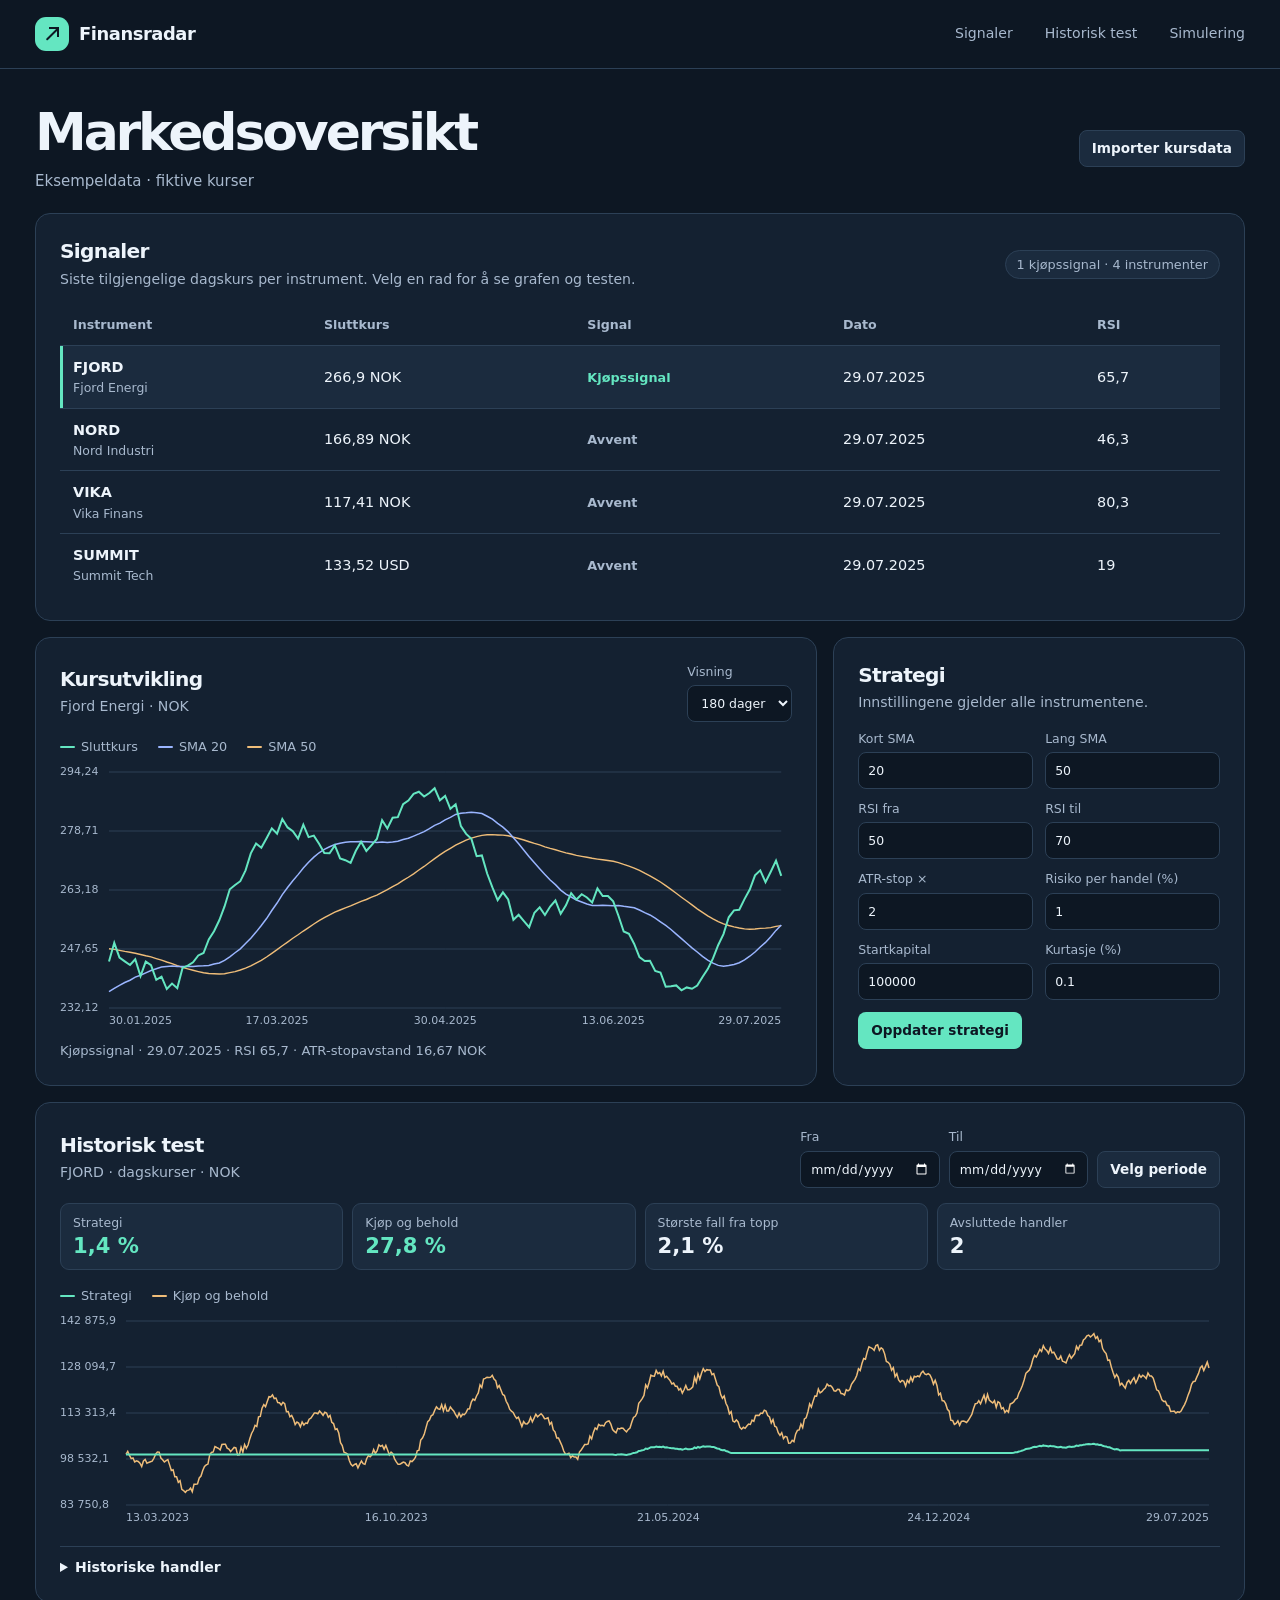
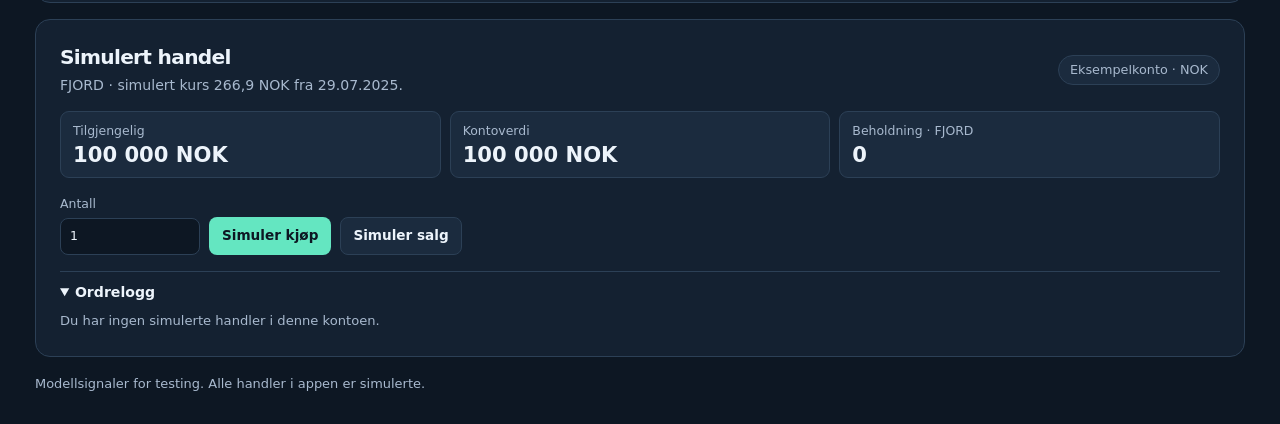
<file: docs/index.html>
<!doctype html>
<html lang="nb">
<head>
  <meta charset="utf-8">
  <meta name="viewport" content="width=device-width, initial-scale=1">
  <meta name="color-scheme" content="dark">
  <title>Finansradar</title>
  <style>:root {
  color-scheme: dark;
  --bg: #0d1723;
  --surface: #142131;
  --raised: #1b2b3e;
  --line: #2c4056;
  --text: #edf4fb;
  --muted: #a8b9ce;
  --teal: #64e6c1;
  --blue: #9ab5ff;
  --amber: #efbd79;
  --pink: #ffacb1;
  --radius: 15px;
  font-family: Inter, ui-sans-serif, system-ui, -apple-system, BlinkMacSystemFont, "Segoe UI", sans-serif;
}
* { box-sizing: border-box; }
[hidden] { display: none !important; }
html { scroll-behavior: smooth; }
body { margin: 0; background: var(--bg); color: var(--text); font-size: 15px; line-height: 1.55; }
a { color: inherit; }
button, input, select { font: inherit; }
button, select { cursor: pointer; }
:focus-visible { outline: 2px solid var(--teal); outline-offset: 3px; }
.skip { position: absolute; left: 12px; top: -80px; z-index: 2; padding: 10px; background: var(--surface); }
.skip:focus { top: 12px; }
.shell { width: min(1210px, calc(100% - 44px)); margin-inline: auto; }
.topbar { border-bottom: 1px solid var(--line); }
.topbar-content { display: flex; justify-content: space-between; align-items: center; min-height: 68px; gap: 18px; }
.brand { display: inline-flex; align-items: center; gap: 10px; font-weight: 750; text-decoration: none; font-size: 1.12rem; letter-spacing: -.025em; }
.brand-mark { position: relative; display: block; width: 34px; height: 34px; border-radius: 11px; background: var(--teal); }
.brand-mark::before { content: ""; position: absolute; top: 16px; left: 9px; width: 17px; height: 2px; border-radius: 2px; background: var(--bg); transform: rotate(-45deg); }
.brand-mark::after { content: ""; position: absolute; top: 10px; right: 10px; width: 8px; height: 8px; border-top: 2px solid var(--bg); border-right: 2px solid var(--bg); }
nav { display: flex; gap: clamp(14px, 3vw, 32px); align-items: center; }
nav a { text-decoration: none; color: var(--muted); font-size: .88rem; white-space: nowrap; }
nav a:hover { color: var(--teal); }
.heading, .section-head { display: flex; justify-content: space-between; align-items: center; gap: 12px 20px; }
.heading { margin: 35px 0 20px; }
h1, h2, p { margin: 0; }
h1 { font-size: clamp(2rem, 5vw, 3.25rem); letter-spacing: -.06em; font-weight: 760; line-height: 1.1; }
h2 { font-size: 1.26rem; letter-spacing: -.035em; line-height: 1.3; }
.heading p, .section-head p, .chart-note, footer { color: var(--muted); }
.heading p { margin-top: 9px; }
.section-head p { margin-top: 4px; font-size: .88rem; }
.data-actions { display: flex; flex-wrap: wrap; gap: 9px; }
.card { margin-bottom: 16px; padding: clamp(15px, 2.2vw, 24px); border: 1px solid var(--line); border-radius: var(--radius); background: var(--surface); min-width: 0; }
.card[id] { scroll-margin-top: 15px; }
.section-head { margin-bottom: 15px; }
.tag { white-space: nowrap; border: 1px solid var(--line); border-radius: 999px; background: var(--raised); color: var(--muted); padding: 4px 11px; font-size: .8rem; }
.scroll { overflow-x: auto; }
table { width: 100%; border-collapse: collapse; text-align: left; white-space: nowrap; }
th, td { padding: 10px 13px; border-bottom: 1px solid var(--line); font-variant-numeric: tabular-nums; }
th { color: var(--muted); font-size: .79rem; font-weight: 650; }
td { font-size: .9rem; }
tbody tr:last-child td { border-bottom: 0; }
.signals tbody tr { cursor: pointer; }
tbody tr.selected { background: var(--raised); }
tbody tr.selected td:first-child { box-shadow: inset 3px 0 var(--teal); }
.signals tbody tr:hover { background: var(--raised); }
.instrument { display: inline-flex; flex-direction: column; align-items: flex-start; gap: 0; border: 0; color: var(--text); background: none; border-radius: 3px; padding: 0; text-align: left; font-weight: 720; }
.instrument span { color: var(--muted); font-size: .78rem; font-weight: 400; }
.signal { font-size: .8rem; font-weight: 680; }
.buy, .positive { color: var(--teal); }
.sell, .negative { color: var(--pink); }
.hold, .warmup { color: var(--muted); }
.analysis-grid { display: grid; grid-template-columns: minmax(0, 1.9fr) minmax(0, 1fr); gap: 16px; }
.legend { display: flex; flex-wrap: wrap; gap: 9px 20px; font-size: .8rem; color: var(--muted); margin-bottom: 6px; }
.legend > span { display: inline-flex; align-items: center; gap: 6px; }
.legend i { width: 15px; height: 2px; border-radius: 2px; }
.legend .price { background: var(--teal); }
.legend .fast { background: var(--blue); }
.legend .slow { background: var(--amber); }
.chart { height: 270px; }
.chart-small { height: 218px; }
canvas { display: block; width: 100%; height: 100%; }
.chart-note { font-size: .82rem; margin-top: 8px; }
label { color: var(--muted); font-size: .78rem; display: flex; flex-direction: column; gap: 4px; min-width: 0; }
input, select { color: var(--text); border: 1px solid var(--line); border-radius: 8px; background: var(--bg); width: 100%; padding: 7px 9px; min-height: 37px; }
.compact { min-width: 95px; }
.field-grid { display: grid; grid-template-columns: repeat(2, minmax(0, 1fr)); gap: 10px 12px; margin-bottom: 12px; }
.primary, .secondary { border: 1px solid transparent; border-radius: 8px; min-height: 37px; padding: 7px 12px; font-size: .85rem; font-weight: 680; }
.primary { background: var(--teal); color: var(--bg); }
.primary:hover { background: #a0f2db; }
.secondary { background: var(--raised); color: var(--text); border-color: var(--line); }
.secondary:hover { border-color: var(--blue); }
.notice { border-left: 3px solid var(--amber); background: var(--raised); padding: 8px 11px; margin: 8px 0 14px; border-radius: 4px; color: var(--text); font-size: .87rem; overflow-wrap: anywhere; }
.date-form, .paper-form { display: flex; flex-wrap: wrap; align-items: end; gap: 9px; }
.paper-form input { max-width: 140px; }
.metrics { display: grid; grid-template-columns: repeat(4, minmax(0, 1fr)); gap: 9px; margin: 4px 0 16px; }
.paper-metrics { grid-template-columns: repeat(3, minmax(0, 1fr)); }
.metric { background: var(--raised); border: 1px solid var(--line); border-radius: 9px; padding: 9px 12px; min-width: 0; }
.metric span { display: block; font-size: .78rem; color: var(--muted); }
.metric strong { display: block; font-size: clamp(.98rem, 2vw, 1.32rem); line-height: 1.3; font-variant-numeric: tabular-nums; overflow-wrap: anywhere; }
.trade-details { margin-top: 16px; border-top: 1px solid var(--line); padding-top: 10px; }
summary { cursor: pointer; font-weight: 650; font-size: .88rem; }
.text-button { color: var(--muted); border: 0; background: none; text-decoration: underline; padding: 6px 0; margin-top: 6px; font-size: .82rem; }
footer { font-size: .81rem; margin: 17px 0 30px; }
@media (max-width: 810px) {
  .analysis-grid { grid-template-columns: 1fr; gap: 0; }
  .section-head { flex-wrap: wrap; }
}
@media (max-width: 520px) {
  .shell { width: calc(100% - 24px); }
  .topbar-content { align-items: flex-start; flex-direction: column; justify-content: center; gap: 9px; padding-block: 10px; }
  .heading { align-items: flex-start; flex-direction: column; margin-top: 23px; }
  .signals th, .signals td { padding-inline: 6px; }
  .signals td, .signals .signal { font-size: .78rem; }
  .signals th:last-child, .signals td:last-child { display: none; }
  .instrument span { max-width: 90px; white-space: normal; overflow-wrap: anywhere; }
  .metrics { grid-template-columns: repeat(2, minmax(0, 1fr)); }
  .chart { height: 210px; }
  .chart-small { height: 175px; }
}
@media (prefers-reduced-motion: reduce) { html { scroll-behavior: auto; } }
</style>
</head>
<body>
  <a class="skip" href="#main">Hopp til innhold</a>
  <header class="topbar">
    <div class="shell topbar-content">
      <a class="brand" href="#" aria-label="Finansradar, forsiden"><span class="brand-mark" aria-hidden="true"></span> Finansradar</a>
      <nav aria-label="Hovedmeny">
        <a href="#signaler">Signaler</a>
        <a href="#historisk-test">Historisk test</a>
        <a href="#simulering">Simulering</a>
      </nav>
    </div>
  </header>

  <main id="main" class="shell">
    <section class="heading" aria-labelledby="title">
      <div><h1 id="title">Markedsoversikt</h1><p id="source-label"></p></div>
      <div class="data-actions">
        <button type="button" id="demo" class="secondary" hidden>Vis eksempeldata</button>
        <button type="button" id="import" class="secondary">Importer kursdata</button>
        <input type="file" id="data-file" accept=".csv,.json" hidden>
      </div>
    </section>
    <p id="data-status" class="notice" role="status" hidden></p>

    <section class="card signals" id="signaler" aria-labelledby="signal-title">
      <div class="section-head">
        <div><h2 id="signal-title">Signaler</h2><p>Siste tilgjengelige dagskurs per instrument. Velg en rad for å se grafen og testen.</p></div>
        <div id="signal-count" class="tag"></div>
      </div>
      <div class="scroll">
        <table>
          <thead><tr><th scope="col">Instrument</th><th scope="col">Sluttkurs</th><th scope="col">Signal</th><th scope="col">Dato</th><th scope="col">RSI</th></tr></thead>
          <tbody id="market-rows"></tbody>
        </table>
      </div>
    </section>

    <div class="analysis-grid">
      <section class="card chart-panel" aria-labelledby="price-title">
        <div class="section-head">
          <div><h2 id="price-title">Kursutvikling</h2><p id="price-subtitle"></p></div>
          <label class="compact">Visning
            <select id="chart-window"><option value="90">90 dager</option><option value="180" selected>180 dager</option><option value="365">1 år</option><option value="0">Alt</option></select>
          </label>
        </div>
        <div class="legend"><span><i class="price"></i>Sluttkurs</span><span><i class="fast"></i><span id="fast-key"></span></span><span><i class="slow"></i><span id="slow-key"></span></span></div>
        <div class="chart"><canvas id="price-chart" role="img" aria-label="Dagskurser og glidende gjennomsnitt"></canvas></div>
        <p class="chart-note" id="signal-detail"></p>
      </section>
      <section class="card settings" aria-labelledby="settings-title">
        <div class="section-head"><div><h2 id="settings-title">Strategi</h2><p>Innstillingene gjelder alle instrumentene.</p></div></div>
        <form id="strategy-form">
          <div class="field-grid">
            <label>Kort SMA<input name="fast" type="number" min="2" max="499" required></label>
            <label>Lang SMA<input name="slow" type="number" min="3" max="500" required></label>
            <label>RSI fra<input name="rsiMin" type="number" min="0" max="100" required></label>
            <label>RSI til<input name="rsiMax" type="number" min="0" max="100" required></label>
            <label>ATR-stop ×<input name="atrMultiplier" type="number" min="0.1" max="20" step="0.1" required></label>
            <label>Risiko per handel (%)<input name="riskPercent" type="number" min="0.01" max="100" step="0.01" required></label>
            <label>Startkapital<input name="capital" type="number" min="1" max="1000000000" step="0.01" required></label>
            <label>Kurtasje (%)<input name="feePercent" type="number" min="0" max="10" step="0.01" required></label>
          </div>
          <p id="strategy-status" class="notice" role="status" hidden></p>
          <button type="submit" class="primary">Oppdater strategi</button>
        </form>
      </section>
    </div>

    <section class="card" id="historisk-test" aria-labelledby="test-title">
      <div class="section-head">
        <div><h2 id="test-title">Historisk test</h2><p id="test-subtitle"></p></div>
        <form id="dates-form" class="date-form">
          <label>Fra<input type="date" name="start"></label><label>Til<input type="date" name="end"></label>
          <button type="submit" class="secondary">Velg periode</button>
        </form>
      </div>
      <p id="dates-status" class="notice" role="status" hidden></p>
      <p id="test-empty" class="notice" hidden>For få kursdager til å teste strategien i perioden. Velg en lengre periode eller kortere glidende gjennomsnitt.</p>
      <div id="test-results">
        <div id="results-metrics" class="metrics"></div>
        <div class="legend"><span><i class="price"></i>Strategi</span><span><i class="slow"></i>Kjøp og behold</span></div>
        <div class="chart chart-small"><canvas id="equity-chart" role="img" aria-label="Historisk kontoverdi for strategien og kjøp og behold"></canvas></div>
        <p id="open-position" class="chart-note" hidden></p>
        <details class="trade-details">
          <summary>Historiske handler</summary>
          <p id="backtest-empty" class="chart-note" hidden>Ingen avsluttede handler i perioden.</p>
          <div class="scroll" id="backtest-table"><table><thead><tr>
            <th scope="col">Kjøpt</th><th scope="col">Solgt</th><th scope="col">Kjøpskurs</th><th scope="col">Salgskurs</th><th scope="col">Årsak</th><th scope="col">Resultat</th>
          </tr></thead><tbody id="backtest-rows"></tbody></table></div>
        </details>
      </div>
    </section>

    <section class="card" id="simulering" aria-labelledby="paper-title">
      <div class="section-head">
        <div><h2 id="paper-title">Simulert handel</h2><p id="paper-description"></p></div>
        <span id="paper-currency" class="tag"></span>
      </div>
      <div id="paper-metrics" class="metrics paper-metrics"></div>
      <form id="paper-form" class="paper-form">
        <label>Antall<input name="quantity" type="number" min="0.000001" max="1000000000" step="any" value="1" required></label>
        <button type="submit" class="primary" name="side" value="buy">Simuler kjøp</button>
        <button type="submit" class="secondary" name="side" value="sell">Simuler salg</button>
      </form>
      <p id="paper-status" class="notice" role="status" hidden></p>
      <details id="paper-details" class="trade-details" open>
        <summary>Ordrelogg</summary>
        <p id="paper-empty" class="chart-note">Du har ingen simulerte handler i denne kontoen.</p>
        <div class="scroll" id="paper-table" hidden><table><thead><tr>
          <th scope="col">Kursdato</th><th scope="col">Instrument</th><th scope="col">Handel</th><th scope="col">Antall</th><th scope="col">Kurs</th><th scope="col">Kurtasje</th>
        </tr></thead><tbody id="paper-rows"></tbody></table></div>
        <button type="button" id="paper-reset" class="text-button" hidden>Nullstill kontoen</button>
      </details>
    </section>
    <footer>Modellsignaler for testing. Alle handler i appen er simulerte.</footer>
  </main>
  <script id="market-data" type="application/json">null</script>
  <script id="demo-data" type="application/json">{"source":"demo","series":[{"symbol":"FJORD","name":"Fjord Energi","currency":"NOK","bars":[["2023-01-02",204.64,211.05,202.01,207.74],["2023-01-03",208.11,214.35,204.2,210.93],["2023-01-04",208.89,214.06,204.96,210.58],["2023-01-05",208.38,216.81,207.68,213.17],["2023-01-06",214.55,220.62,213.24,216.99],["2023-01-09",218.94,222.88,216.37,220.41],["2023-01-10",220.39,225.42,217.81,222.93],["2023-01-11",225.5,226.76,218.45,222.83],["2023-01-12",224.04,225.54,222.13,224.13],["2023-01-13",226.2,231.03,224.44,227.63],["2023-01-16",226.98,232.29,224.32,227.93],["2023-01-17",225.94,228.84,221.56,225.55],["2023-01-18",227.85,232.29,222.95,226.0],["2023-01-19",224.73,227.44,223.43,226.65],["2023-01-20",227.79,232.29,218.8,222.97],["2023-01-23",224.48,227.72,220.22,224.28],["2023-01-24",222.1,223.97,221.23,223.39],["2023-01-25",225.79,228.92,219.32,220.1],["2023-01-26",220.92,222.83,216.63,220.89],["2023-01-27",218.68,223.45,217.91,221.12],["2023-01-30",223.65,226.56,220.69,221.67],["2023-01-31",220.65,225.2,220.06,221.06],["2023-02-01",219.94,223.15,215.81,217.76],["2023-02-02",219.42,221.21,218.67,219.97],["2023-02-03",220.35,222.1,213.28,216.41],["2023-02-06",217.43,219.82,214.69,217.26],["2023-02-07",214.84,223.18,213.56,220.33],["2023-02-08",218.14,222.83,213.84,219.96],["2023-02-09",222.58,224.6,219.98,221.54],["2023-02-10",222.98,230.25,218.98,226.08],["2023-02-13",228.1,230.48,225.48,228.96],["2023-02-14",229.24,230.08,224.03,226.54],["2023-02-15",225.97,229.95,225.16,228.95],["2023-02-16",231.22,234.99,227.69,234.4],["2023-02-17",232.68,237.4,231.26,232.83],["2023-02-20",230.6,239.97,227.76,236.96],["2023-02-21",235.82,239.0,231.94,237.17],["2023-02-22",238.14,240.56,231.83,234.67],["2023-02-23",234.27,236.02,232.33,234.75],["2023-02-24",232.92,238.04,228.53,233.67],["2023-02-27",231.18,238.88,227.71,237.16],["2023-02-28",238.22,238.94,233.72,234.92],["2023-03-01",232.43,238.25,231.72,233.63],["2023-03-02",234.03,237.4,228.51,232.37],["2023-03-03",231.47,235.81,229.71,230.49],["2023-03-06",231.77,235.94,222.73,225.78],["2023-03-07",224.23,230.53,220.31,226.28],["2023-03-08",225.9,226.93,216.45,220.27],["2023-03-09",217.93,221.86,213.65,220.95],["2023-03-10",219.52,223.09,214.44,215.37],["2023-03-13",215.86,218.39,207.45,210.45],["2023-03-14",208.49,213.17,207.87,210.94],["2023-03-15",211.97,215.86,205.35,208.24],["2023-03-16",210.38,211.35,204.28,206.08],["2023-03-17",206.82,208.18,202.48,206.49],["2023-03-20",204.82,207.31,203.12,203.84],["2023-03-21",202.86,205.07,202.12,204.61],["2023-03-22",206.78,208.21,202.93,204.18],["2023-03-23",201.91,206.89,201.45,203.01],["2023-03-24",202.95,206.91,197.07,200.74],["2023-03-27",202.28,205.49,201.12,204.48],["2023-03-28",202.41,207.94,200.41,205.57],["2023-03-29",206.82,210.61,200.89,202.97],["2023-03-30",203.42,206.64,202.49,203.53],["2023-03-31",202.38,205.95,199.86,203.99],["2023-04-03",202.24,206.17,198.7,204.39],["2023-04-04",205.85,209.49,205.06,206.33],["2023-04-05",205.42,212.03,203.52,209.11],["2023-04-06",208.89,212.11,206.44,210.56],["2023-04-07",210.45,211.9,209.37,210.48],["2023-04-10",211.89,214.93,203.19,206.46],["2023-04-11",206.58,209.06,202.95,205.36],["2023-04-12",204.44,206.11,202.66,203.79],["2023-04-13",201.45,206.66,198.3,204.71],["2023-04-14",204.41,208.54,203.77,205.45],["2023-04-17",203.78,204.67,200.53,201.89],["2023-04-18",201.63,204.56,194.33,198.11],["2023-04-19",196.56,201.65,194.0,198.57],["2023-04-20",198.76,200.76,193.01,193.89],["2023-04-21",192.5,197.31,192.09,193.87],["2023-04-24",192.51,195.99,189.59,190.21],["2023-04-25",189.75,193.17,188.77,191.32],["2023-04-26",191.45,193.59,183.88,185.47],["2023-04-27",185.36,185.93,183.13,184.65],["2023-04-28",185.64,186.75,181.55,183.48],["2023-05-01",182.16,185.93,178.76,184.78],["2023-05-02",186.96,189.88,182.7,184.94],["2023-05-03",185.22,187.68,184.58,186.28],["2023-05-04",188.48,189.58,182.8,183.9],["2023-05-05",182.31,190.84,179.32,188.9],["2023-05-08",188.17,192.34,187.03,188.87],["2023-05-09",191.06,194.78,185.4,189.11],["2023-05-10",188.57,196.17,186.15,193.09],["2023-05-11",192.93,196.6,192.41,194.42],["2023-05-12",195.76,199.35,191.88,198.13],["2023-05-15",196.59,202.52,193.68,200.85],["2023-05-16",198.62,205.6,196.06,201.88],["2023-05-17",201.98,206.0,198.99,202.42],["2023-05-18",202.94,212.72,200.31,208.61],["2023-05-19",208.86,211.62,204.96,210.23],["2023-05-22",208.46,211.21,206.75,210.56],["2023-05-23",212.35,217.88,209.06,214.23],["2023-05-24",214.76,218.14,211.82,213.55],["2023-05-25",215.74,219.97,210.9,213.03],["2023-05-26",215.55,219.21,208.41,211.9],["2023-05-29",211.15,217.66,208.22,215.57],["2023-05-30",214.89,218.59,211.27,215.81],["2023-05-31",213.48,218.86,209.32,215.79],["2023-06-01",214.25,218.45,210.5,213.11],["2023-06-02",214.85,216.04,210.93,212.48],["2023-06-05",213.48,215.77,209.54,210.89],["2023-06-06",210.96,214.21,209.19,212.22],["2023-06-07",212.36,214.11,209.21,213.62],["2023-06-08",212.57,214.88,211.53,213.28],["2023-06-09",211.08,215.25,204.86,208.61],["2023-06-12",210.07,213.08,204.95,208.69],["2023-06-13",209.27,214.52,207.56,213.81],["2023-06-14",213.99,214.45,206.83,210.4],["2023-06-15",210.82,216.62,208.25,215.58],["2023-06-16",216.29,218.23,212.12,213.03],["2023-06-19",212.55,218.51,208.55,215.2],["2023-06-20",215.74,222.6,214.3,219.5],["2023-06-21",218.0,225.63,215.79,222.99],["2023-06-22",224.52,225.9,223.11,225.15],["2023-06-23",223.75,229.44,222.55,228.47],["2023-06-26",228.18,231.82,226.82,227.72],["2023-06-27",226.18,238.22,225.44,234.14],["2023-06-28",233.46,237.62,229.46,234.39],["2023-06-29",234.28,242.47,230.24,239.97],["2023-06-30",239.86,243.73,238.56,242.35],["2023-07-03",243.28,247.19,239.38,240.92],["2023-07-04",239.93,245.67,237.1,244.45],["2023-07-05",244.74,251.93,242.96,247.68],["2023-07-06",250.53,254.21,243.32,247.53],["2023-07-07",244.92,253.73,240.95,248.92],["2023-07-10",249.24,253.21,244.57,246.42],["2023-07-11",244.12,249.09,239.52,246.75],["2023-07-12",247.19,250.26,241.7,243.79],["2023-07-13",240.92,247.5,236.82,243.6],["2023-07-14",240.79,243.2,237.39,242.09],["2023-07-17",239.29,246.54,237.9,243.86],["2023-07-18",241.51,247.17,239.2,243.0],["2023-07-19",244.28,247.78,234.38,237.59],["2023-07-20",237.82,241.57,235.71,237.64],["2023-07-21",239.71,241.24,231.37,234.19],["2023-07-24",232.06,236.64,229.12,235.13],["2023-07-25",235.21,237.84,230.33,232.62],["2023-07-26",233.53,237.57,226.14,228.95],["2023-07-27",229.78,233.38,227.32,230.61],["2023-07-28",228.04,232.79,227.28,229.96],["2023-07-31",231.15,235.6,226.66,227.46],["2023-08-01",228.44,231.92,226.84,230.64],["2023-08-02",230.33,231.71,227.45,228.73],["2023-08-03",229.85,232.3,227.8,230.0],["2023-08-04",229.93,231.69,228.61,229.77],["2023-08-07",227.57,233.18,226.22,232.57],["2023-08-08",233.8,236.32,228.74,233.28],["2023-08-09",230.87,235.87,227.52,234.95],["2023-08-10",233.9,240.94,229.99,236.7],["2023-08-11",233.89,239.52,229.29,236.74],["2023-08-14",237.99,238.86,233.34,236.24],["2023-08-15",235.7,241.26,231.66,238.05],["2023-08-16",235.88,238.8,233.42,236.76],["2023-08-17",235.73,237.76,232.17,235.18],["2023-08-18",233.72,241.18,230.71,237.21],["2023-08-21",239.39,241.01,235.96,236.73],["2023-08-22",238.2,242.96,232.09,233.81],["2023-08-23",231.38,239.36,230.16,235.1],["2023-08-24",237.78,238.34,226.77,230.49],["2023-08-25",228.84,230.52,227.74,229.64],["2023-08-28",227.76,229.98,222.38,225.62],["2023-08-29",227.87,230.4,224.85,226.1],["2023-08-30",226.13,229.54,221.48,223.25],["2023-08-31",225.15,229.03,216.23,216.76],["2023-09-01",218.44,222.32,211.73,214.88],["2023-09-04",213.5,216.82,206.44,210.36],["2023-09-05",211.43,213.45,208.84,209.96],["2023-09-06",207.77,212.39,204.45,209.27],["2023-09-07",207.23,208.61,201.79,205.01],["2023-09-08",203.2,204.96,200.04,202.33],["2023-09-11",200.55,203.35,197.88,201.1],["2023-09-12",199.26,205.14,195.93,202.16],["2023-09-13",202.77,205.8,201.42,202.66],["2023-09-14",201.9,205.52,198.08,199.89],["2023-09-15",200.86,202.76,198.42,202.35],["2023-09-18",203.28,206.28,200.86,204.51],["2023-09-19",206.87,208.88,201.8,202.68],["2023-09-20",202.29,203.52,201.48,202.24],["2023-09-21",203.73,207.98,202.85,206.02],["2023-09-22",204.08,211.9,201.13,208.14],["2023-09-25",208.2,209.51,204.08,207.32],["2023-09-26",205.18,209.1,202.74,208.68],["2023-09-27",208.11,212.7,207.31,212.13],["2023-09-28",211.18,213.26,207.28,209.59],["2023-09-29",208.92,213.79,207.74,211.44],["2023-10-02",209.83,217.89,209.13,215.29],["2023-10-03",215.59,216.8,211.7,214.29],["2023-10-04",216.82,220.77,213.7,215.02],["2023-10-05",215.23,217.43,209.45,212.43],["2023-10-06",211.81,217.15,207.66,214.94],["2023-10-09",217.18,218.83,211.32,211.84],["2023-10-10",213.42,214.04,205.83,208.63],["2023-10-11",208.91,212.32,205.34,210.41],["2023-10-12",210.82,214.33,207.44,209.34],["2023-10-13",211.14,212.07,204.24,205.96],["2023-10-16",205.42,207.76,203.11,203.91],["2023-10-17",201.87,204.41,200.29,202.26],["2023-10-18",203.99,205.88,198.36,202.24],["2023-10-19",201.43,205.93,198.77,202.99],["2023-10-20",203.4,206.1,200.68,203.75],["2023-10-23",204.95,206.76,200.7,203.33],["2023-10-24",204.65,207.73,198.95,201.66],["2023-10-25",200.59,202.05,197.94,201.19],["2023-10-26",199.09,208.12,197.35,204.52],["2023-10-27",202.71,205.05,199.44,204.12],["2023-10-30",205.45,206.46,202.0,205.29],["2023-10-31",204.49,209.52,203.15,206.99],["2023-11-01",209.37,213.95,207.4,211.37],["2023-11-02",212.46,214.9,211.19,211.75],["2023-11-03",211.76,220.23,210.12,218.59],["2023-11-06",220.57,221.93,216.66,219.96],["2023-11-07",219.63,223.75,216.67,222.39],["2023-11-08",223.7,231.19,220.21,226.75],["2023-11-09",226.65,235.22,225.53,230.92],["2023-11-10",230.3,233.63,227.12,232.0],["2023-11-13",232.69,239.1,228.64,234.84],["2023-11-14",237.65,240.88,233.32,235.55],["2023-11-15",236.15,240.39,233.56,238.48],["2023-11-16",238.73,245.15,237.79,240.86],["2023-11-17",243.48,246.45,235.3,239.5],["2023-11-20",237.6,239.73,233.21,239.13],["2023-11-21",237.67,244.95,236.68,242.31],["2023-11-22",244.34,248.2,234.03,238.12],["2023-11-23",235.45,245.71,232.96,242.04],["2023-11-24",239.7,240.87,235.17,238.12],["2023-11-27",237.89,242.65,235.63,238.11],["2023-11-28",235.91,244.46,231.88,240.73],["2023-11-29",242.69,244.57,234.67,239.27],["2023-11-30",241.51,242.31,237.32,237.97],["2023-12-01",238.7,240.75,231.1,235.54],["2023-12-04",234.84,238.49,229.33,233.72],["2023-12-05",232.46,239.43,231.33,236.67],["2023-12-06",233.92,235.83,230.79,234.2],["2023-12-07",236.27,240.33,233.6,235.91],["2023-12-08",235.62,237.37,232.02,235.63],["2023-12-11",235.52,240.64,234.0,236.96],["2023-12-12",239.25,241.05,237.07,239.4],["2023-12-13",237.31,243.52,236.38,239.56],["2023-12-14",240.73,247.83,239.06,244.0],["2023-12-15",244.76,247.8,241.93,246.01],["2023-12-18",243.92,248.9,241.74,245.24],["2023-12-19",242.47,250.14,240.89,248.15],["2023-12-20",249.03,251.35,244.12,250.19],["2023-12-21",247.71,257.06,243.82,255.56],["2023-12-22",256.61,260.85,251.71,253.79],["2023-12-25",251.1,264.09,248.67,259.53],["2023-12-26",259.66,263.22,254.97,259.94],["2023-12-27",257.34,265.1,252.28,260.76],["2023-12-28",262.38,263.14,258.23,260.58],["2023-12-29",259.45,262.27,255.42,260.64],["2024-01-01",259.59,265.28,258.54,262.03],["2024-01-02",260.05,264.96,257.21,259.48],["2024-01-03",259.21,260.93,255.59,258.48],["2024-01-04",259.91,263.58,250.38,253.66],["2024-01-05",252.69,256.61,248.88,255.13],["2024-01-08",256.49,261.38,249.38,252.17],["2024-01-09",251.62,253.64,247.76,249.14],["2024-01-10",246.81,250.68,244.52,248.47],["2024-01-11",249.4,250.42,240.28,244.58],["2024-01-12",245.95,249.29,239.79,242.53],["2024-01-15",242.7,246.03,236.13,239.25],["2024-01-16",240.59,242.81,235.56,237.92],["2024-01-17",235.73,241.04,234.95,237.13],["2024-01-18",236.84,241.04,232.2,234.81],["2024-01-19",234.68,238.43,230.98,233.13],["2024-01-22",230.52,237.54,226.39,233.95],["2024-01-23",232.75,234.7,226.88,230.91],["2024-01-24",232.51,236.46,225.17,227.62],["2024-01-25",229.6,233.21,225.01,230.93],["2024-01-26",228.81,230.26,227.95,229.51],["2024-01-29",232.04,232.52,227.71,229.32],["2024-01-30",231.0,233.81,228.46,230.61],["2024-01-31",233.19,235.78,229.98,233.84],["2024-02-01",234.33,238.08,228.68,230.74],["2024-02-02",232.54,235.99,230.94,233.3],["2024-02-05",233.14,237.88,228.5,235.85],["2024-02-06",233.48,236.32,232.49,234.17],["2024-02-07",236.9,241.59,231.93,235.23],["2024-02-08",234.54,238.86,233.6,236.25],["2024-02-09",234.56,236.2,229.99,234.99],["2024-02-12",234.56,238.59,229.34,232.89],["2024-02-13",231.07,237.04,227.66,232.99],["2024-02-14",234.02,237.58,230.7,233.51],["2024-02-15",235.28,237.31,227.45,229.12],["2024-02-16",231.25,234.07,229.18,230.5],["2024-02-19",228.67,231.13,223.65,225.33],["2024-02-20",227.07,228.21,220.04,224.08],["2024-02-21",223.43,226.48,216.27,219.95],["2024-02-22",218.12,223.77,215.88,219.91],["2024-02-23",219.99,220.73,216.09,217.36],["2024-02-26",217.44,221.69,213.49,214.74],["2024-02-27",215.59,218.13,209.95,211.22],["2024-02-28",209.58,212.45,206.47,209.06],["2024-02-29",210.92,211.66,208.58,209.24],["2024-03-01",210.5,212.65,207.5,209.75],["2024-03-04",211.34,212.45,205.24,206.7],["2024-03-05",207.0,209.43,203.39,207.96],["2024-03-06",206.79,209.54,205.59,207.14],["2024-03-07",208.37,211.63,204.22,207.11],["2024-03-08",209.54,213.11,201.98,205.57],["2024-03-11",206.57,213.86,205.49,210.54],["2024-03-12",212.99,216.31,209.99,211.87],["2024-03-13",214.14,216.99,212.72,213.68],["2024-03-14",214.82,219.56,211.94,215.52],["2024-03-15",215.62,217.47,211.42,215.52],["2024-03-18",215.01,218.53,214.53,215.97],["2024-03-19",213.77,222.14,209.89,221.18],["2024-03-20",220.75,221.56,217.03,219.3],["2024-03-21",220.27,227.09,216.49,223.71],["2024-03-22",225.3,231.23,220.95,226.7],["2024-03-25",226.38,226.85,222.17,225.7],["2024-03-26",224.48,233.61,221.02,229.05],["2024-03-27",231.5,234.75,226.01,228.19],["2024-03-28",228.54,230.9,225.66,228.54],["2024-03-29",228.75,232.99,224.51,227.94],["2024-04-01",226.12,233.81,223.58,230.17],["2024-04-02",231.98,234.44,227.16,231.02],["2024-04-03",230.1,232.82,228.24,231.37],["2024-04-04",229.35,233.41,226.88,229.24],["2024-04-05",227.03,229.38,221.85,225.58],["2024-04-08",225.79,226.65,221.21,224.38],["2024-04-09",223.1,227.02,220.04,223.45],["2024-04-10",222.12,229.9,218.48,226.42],["2024-04-11",226.95,227.43,222.98,226.0],["2024-04-12",226.03,230.91,225.05,226.65],["2024-04-15",228.52,229.44,225.77,226.45],["2024-04-16",226.9,229.25,223.93,225.16],["2024-04-17",225.53,227.23,220.23,224.06],["2024-04-18",225.27,227.66,224.48,225.69],["2024-04-19",223.18,228.54,220.15,226.67],["2024-04-22",225.09,232.72,224.3,230.44],["2024-04-23",230.8,235.6,229.34,233.72],["2024-04-24",235.86,239.49,230.82,234.53],["2024-04-25",236.33,240.56,233.39,236.71],["2024-04-26",236.85,247.7,235.89,243.22],["2024-04-29",243.47,247.59,239.82,244.67],["2024-04-30",245.51,247.56,242.95,246.41],["2024-05-01",246.26,251.93,242.59,248.55],["2024-05-02",249.94,258.51,245.22,255.53],["2024-05-03",254.34,258.06,252.85,253.6],["2024-05-06",253.14,261.97,248.28,257.4],["2024-05-07",254.5,266.79,253.45,262.09],["2024-05-08",265.03,270.29,259.43,261.5],["2024-05-09",259.76,264.98,257.39,261.36],["2024-05-10",264.0,269.88,258.74,265.25],["2024-05-13",267.53,270.84,261.41,263.12],["2024-05-14",263.56,266.15,259.27,263.87],["2024-05-15",265.15,270.16,260.16,261.61],["2024-05-16",262.51,265.74,259.31,264.77],["2024-05-17",267.48,268.65,257.38,260.57],["2024-05-20",260.45,264.01,259.59,261.41],["2024-05-21",261.48,264.91,257.82,259.84],["2024-05-22",261.3,266.01,257.25,258.48],["2024-05-23",257.34,258.08,255.07,256.26],["2024-05-24",257.73,261.13,251.88,256.83],["2024-05-27",258.44,260.66,251.25,254.69],["2024-05-28",255.01,256.37,252.03,254.63],["2024-05-29",253.96,256.64,250.1,252.13],["2024-05-30",254.75,257.41,250.56,253.18],["2024-05-31",252.83,254.35,247.31,250.08],["2024-06-03",251.09,254.05,247.06,252.29],["2024-06-04",250.3,256.78,247.33,255.18],["2024-06-05",255.72,260.57,251.24,252.34],["2024-06-06",254.84,258.38,248.85,252.37],["2024-06-07",254.77,258.42,248.93,253.1],["2024-06-10",250.86,254.93,249.02,254.26],["2024-06-11",255.56,263.33,253.44,260.72],["2024-06-12",260.85,261.6,254.54,257.42],["2024-06-13",255.5,265.73,250.61,263.05],["2024-06-14",265.45,267.47,256.52,259.53],["2024-06-17",259.98,265.45,254.9,263.34],["2024-06-18",261.5,269.09,257.85,266.52],["2024-06-19",267.32,270.71,262.66,264.62],["2024-06-20",263.11,267.48,261.1,265.81],["2024-06-21",267.04,271.25,260.66,265.56],["2024-06-24",264.33,269.27,259.93,265.59],["2024-06-25",267.05,271.79,261.99,262.52],["2024-06-26",264.64,269.6,259.54,263.2],["2024-06-27",263.73,265.43,254.56,259.42],["2024-06-28",256.41,261.25,254.21,255.49],["2024-07-01",257.86,260.36,249.76,254.28],["2024-07-02",255.75,259.08,247.22,249.11],["2024-07-03",250.93,253.12,245.02,246.63],["2024-07-04",246.17,249.61,242.67,248.13],["2024-07-05",248.5,251.83,241.66,243.24],["2024-07-08",245.69,247.02,237.8,240.95],["2024-07-09",240.7,242.51,234.35,236.2],["2024-07-10",233.84,238.91,229.78,237.59],["2024-07-11",236.71,241.4,227.88,231.28],["2024-07-12",231.91,233.65,227.15,230.64],["2024-07-15",232.58,235.34,228.75,232.09],["2024-07-16",234.62,235.55,229.16,230.71],["2024-07-17",232.06,235.46,225.09,227.08],["2024-07-18",229.13,230.18,222.17,225.83],["2024-07-19",226.14,228.02,224.98,227.12],["2024-07-22",226.79,229.54,224.41,226.42],["2024-07-23",227.55,231.24,223.19,227.93],["2024-07-24",229.12,231.02,224.84,229.28],["2024-07-25",231.37,235.35,224.58,229.01],["2024-07-26",228.7,236.49,225.91,231.95],["2024-07-29",229.98,235.02,226.97,231.18],["2024-07-30",232.66,238.33,228.53,235.02],["2024-07-31",234.87,235.98,230.52,235.17],["2024-08-01",234.2,239.15,232.29,235.03],["2024-08-02",235.26,239.04,230.95,236.73],["2024-08-05",237.04,237.66,231.89,236.44],["2024-08-06",239.26,241.59,234.43,238.6],["2024-08-07",238.07,239.64,233.42,237.96],["2024-08-08",237.37,239.21,234.39,235.03],["2024-08-09",237.84,241.33,229.68,234.09],["2024-08-12",234.84,238.69,226.3,230.06],["2024-08-13",232.1,234.93,228.49,232.32],["2024-08-14",230.96,231.43,226.54,227.84],["2024-08-15",227.05,228.48,224.46,227.19],["2024-08-16",224.92,226.18,219.94,223.46],["2024-08-19",225.39,227.6,217.56,221.72],["2024-08-20",223.96,227.62,220.45,223.52],["2024-08-21",224.25,224.7,215.83,219.51],["2024-08-22",217.74,223.0,217.04,221.01],["2024-08-23",223.08,223.71,218.01,220.63],["2024-08-26",220.23,224.45,215.19,216.48],["2024-08-27",214.49,219.03,211.2,216.51],["2024-08-28",216.89,222.26,213.65,218.33],["2024-08-29",217.9,219.5,213.36,217.49],["2024-08-30",217.72,224.77,213.41,222.7],["2024-09-02",220.28,225.69,219.23,225.06],["2024-09-03",223.57,228.21,220.55,225.38],["2024-09-04",226.7,232.23,225.55,229.3],["2024-09-05",228.8,230.16,226.11,226.83],["2024-09-06",225.65,236.63,224.53,232.77],["2024-09-09",230.54,237.37,229.36,233.48],["2024-09-10",233.3,238.67,232.58,237.39],["2024-09-11",237.03,246.02,234.01,242.82],["2024-09-12",242.15,245.38,239.6,240.69],["2024-09-13",241.04,245.83,237.61,244.69],["2024-09-16",245.87,251.8,241.59,248.17],["2024-09-17",249.63,250.6,246.55,248.07],["2024-09-18",249.32,254.64,247.51,252.83],["2024-09-19",250.78,253.0,246.66,250.18],["2024-09-20",250.48,255.66,249.95,251.02],["2024-09-23",251.27,257.27,246.89,252.47],["2024-09-24",252.37,255.01,250.56,253.53],["2024-09-25",252.1,258.08,249.51,256.16],["2024-09-26",258.27,259.8,254.41,254.93],["2024-09-27",255.3,257.76,253.16,255.16],["2024-09-30",254.58,259.16,251.38,253.86],["2024-10-01",252.92,253.71,250.16,251.59],["2024-10-02",251.57,255.27,250.65,251.34],["2024-10-03",249.02,255.21,246.0,252.6],["2024-10-04",252.0,256.08,248.06,252.51],["2024-10-07",250.7,252.78,248.83,249.72],["2024-10-08",247.83,251.61,244.4,249.63],["2024-10-09",252.4,255.76,246.6,248.81],["2024-10-10",247.98,256.06,246.25,252.45],["2024-10-11",253.24,254.9,248.91,251.64],["2024-10-14",248.97,255.33,247.96,252.5],["2024-10-15",252.31,258.64,251.34,255.99],["2024-10-16",253.87,261.88,253.35,257.7],["2024-10-17",256.96,260.3,255.03,259.33],["2024-10-18",259.64,265.98,256.27,261.91],["2024-10-21",260.0,270.22,256.98,266.44],["2024-10-22",269.01,271.28,260.99,265.25],["2024-10-23",263.78,274.81,261.1,269.97],["2024-10-24",269.74,276.84,266.8,273.33],["2024-10-25",271.34,273.93,270.31,272.83],["2024-10-28",274.75,279.86,272.26,277.6],["2024-10-29",274.83,286.42,270.92,281.17],["2024-10-30",278.54,284.39,276.68,280.61],["2024-10-31",280.45,283.2,276.78,280.01],["2024-11-01",276.87,281.18,272.66,278.77],["2024-11-04",275.44,287.66,273.35,282.03],["2024-11-05",278.87,283.23,278.24,282.52],["2024-11-06",282.97,286.85,277.29,278.75],["2024-11-07",281.92,285.02,277.08,280.45],["2024-11-08",281.54,286.13,277.51,279.57],["2024-11-11",277.13,277.92,273.88,276.42],["2024-11-12",274.51,275.56,270.16,271.35],["2024-11-13",273.26,277.45,266.05,270.75],["2024-11-14",269.59,271.57,267.57,269.41],["2024-11-15",268.88,271.5,264.71,265.46],["2024-11-18",265.03,270.35,261.93,267.21],["2024-11-19",265.94,268.47,257.83,261.17],["2024-11-20",261.66,265.65,260.03,263.16],["2024-11-21",264.79,266.85,255.85,258.93],["2024-11-22",256.63,258.01,253.85,257.4],["2024-11-25",260.22,261.67,257.02,258.63],["2024-11-26",259.23,261.66,256.26,258.02],["2024-11-27",257.42,260.91,252.62,254.73],["2024-11-28",256.58,260.22,251.66,258.76],["2024-11-29",257.14,261.8,252.24,257.0],["2024-12-02",255.63,265.49,253.33,260.78],["2024-12-03",259.48,263.74,252.9,258.03],["2024-12-04",256.96,262.29,255.78,261.37],["2024-12-05",258.64,262.45,255.1,260.89],["2024-12-06",262.62,264.51,258.44,261.58],["2024-12-09",258.89,262.13,258.3,261.02],["2024-12-10",258.12,264.73,255.12,263.67],["2024-12-11",260.78,266.2,256.39,264.82],["2024-12-12",263.06,264.43,260.13,262.94],["2024-12-13",262.36,267.0,261.59,262.49],["2024-12-16",260.32,266.95,256.62,263.16],["2024-12-17",262.16,266.64,259.46,262.2],["2024-12-18",261.96,265.89,255.05,259.78],["2024-12-19",256.83,258.09,255.16,256.15],["2024-12-20",257.44,259.77,254.14,258.72],["2024-12-23",259.29,264.41,254.01,255.24],["2024-12-24",256.11,257.98,246.55,248.85],["2024-12-25",251.78,253.91,248.63,250.05],["2024-12-26",248.79,251.71,243.17,245.04],["2024-12-27",245.2,246.44,243.85,244.83],["2024-12-30",242.26,243.75,238.71,242.98],["2024-12-31",245.12,248.36,238.2,239.24],["2025-01-01",240.22,243.54,235.99,237.98],["2025-01-02",237.73,239.65,230.47,231.82],["2025-01-03",230.36,232.41,229.45,231.7],["2025-01-06",229.09,232.87,225.94,229.06],["2025-01-07",227.5,232.68,226.98,229.67],["2025-01-08",228.63,235.49,225.44,231.45],["2025-01-09",232.39,233.13,224.94,228.49],["2025-01-10",228.33,232.97,227.85,231.1],["2025-01-13",233.74,234.36,230.38,231.39],["2025-01-14",231.26,232.04,229.69,231.0],["2025-01-15",228.48,234.1,224.92,230.31],["2025-01-16",228.84,235.83,226.69,231.83],["2025-01-17",230.74,236.7,229.93,233.81],["2025-01-20",232.24,236.76,230.67,235.71],["2025-01-21",238.1,242.14,236.92,239.77],["2025-01-22",237.4,245.58,235.64,242.93],["2025-01-23",240.88,247.18,236.92,243.17],["2025-01-24",243.67,247.88,239.71,244.93],["2025-01-27",246.69,250.83,238.45,242.9],["2025-01-28",242.65,250.1,239.99,245.88],["2025-01-29",248.32,251.72,246.18,248.68],["2025-01-30",251.04,251.93,242.13,244.35],["2025-01-31",246.2,251.14,245.51,249.28],["2025-02-03",249.31,250.04,241.13,245.38],["2025-02-04",245.06,247.64,241.28,244.39],["2025-02-05",246.37,247.64,238.88,243.43],["2025-02-06",240.55,247.04,238.02,244.95],["2025-02-07",242.43,243.19,239.65,240.52],["2025-02-10",240.85,246.44,238.68,244.33],["2025-02-11",246.95,248.26,242.66,243.43],["2025-02-12",241.07,245.73,237.7,239.56],["2025-02-13",240.34,244.22,239.14,240.36],["2025-02-14",240.47,243.23,234.08,237.11],["2025-02-17",235.46,242.68,231.0,238.54],["2025-02-18",239.33,240.6,236.09,237.32],["2025-02-19",236.99,243.29,233.27,242.68],["2025-02-20",242.69,244.81,240.68,243.26],["2025-02-21",243.95,247.96,240.22,244.16],["2025-02-24",241.69,246.91,239.17,245.95],["2025-02-25",243.4,249.38,241.64,246.6],["2025-02-26",249.14,252.63,244.65,250.19],["2025-02-27",250.86,257.06,249.7,252.32],["2025-02-28",249.6,257.92,244.65,255.21],["2025-03-03",255.63,262.86,251.2,258.85],["2025-03-04",257.63,268.13,254.84,263.36],["2025-03-05",265.24,267.32,260.44,264.49],["2025-03-06",265.06,269.85,259.98,265.5],["2025-03-07",266.55,270.95,265.19,268.34],["2025-03-10",269.29,276.23,267.48,272.83],["2025-03-11",274.9,276.59,270.52,275.4],["2025-03-12",274.86,275.47,269.97,274.3],["2025-03-13",272.11,278.56,269.41,276.83],["2025-03-14",275.17,280.08,272.62,279.42],["2025-03-17",280.43,284.42,276.67,278.02],["2025-03-18",275.37,284.27,272.62,281.85],["2025-03-19",282.27,283.33,278.42,279.65],["2025-03-20",279.56,282.72,274.06,278.68],["2025-03-21",280.7,283.96,273.11,276.72],["2025-03-24",275.32,285.68,272.9,280.39],["2025-03-25",279.88,285.3,272.23,277.1],["2025-03-26",276.13,282.78,273.91,277.49],["2025-03-27",276.39,280.09,273.46,275.36],["2025-03-28",274.81,279.36,267.59,272.94],["2025-03-31",275.97,280.06,270.3,272.85],["2025-04-01",273.9,279.24,273.1,274.94],["2025-04-02",273.11,274.48,267.48,271.48],["2025-04-03",269.04,273.04,266.08,271.02],["2025-04-04",269.9,270.9,267.47,270.32],["2025-04-07",271.29,274.08,269.17,273.51],["2025-04-08",271.86,276.68,267.2,275.87],["2025-04-09",275.9,280.07,270.9,273.44],["2025-04-10",275.03,277.47,270.97,275.0],["2025-04-11",278.11,280.71,275.43,276.61],["2025-04-14",277.32,282.63,274.15,281.54],["2025-04-15",280.58,284.39,275.48,279.39],["2025-04-16",277.97,284.78,274.89,282.19],["2025-04-17",284.54,289.42,281.4,282.35],["2025-04-18",282.49,287.96,277.21,285.76],["2025-04-21",282.94,288.87,278.28,286.73],["2025-04-22",286.84,290.33,283.55,288.49],["2025-04-23",285.08,292.48,281.65,289.05],["2025-04-24",290.77,292.91,285.84,287.78],["2025-04-25",286.37,293.88,285.11,288.72],["2025-04-28",288.66,294.76,287.87,289.96],["2025-04-29",291.3,295.69,285.02,286.8],["2025-04-30",289.55,290.33,284.11,287.95],["2025-05-01",285.74,290.74,282.85,284.56],["2025-05-02",287.96,290.94,284.47,285.74],["2025-05-05",286.21,288.36,278.09,279.98],["2025-05-06",279.14,283.87,275.31,277.96],["2025-05-07",276.09,280.74,275.45,276.65],["2025-05-08",277.34,278.32,267.27,272.07],["2025-05-09",269.25,274.72,267.96,272.28],["2025-05-12",270.5,272.87,266.09,267.52],["2025-05-13",268.74,270.74,260.71,263.86],["2025-05-14",263.73,265.1,259.97,260.53],["2025-05-15",262.85,265.33,257.56,262.57],["2025-05-16",259.61,262.4,258.45,260.7],["2025-05-19",263.72,265.79,251.9,255.34],["2025-05-20",257.13,260.34,252.95,256.67],["2025-05-21",259.44,263.45,251.3,255.0],["2025-05-22",252.02,254.84,249.28,253.39],["2025-05-23",251.61,261.17,250.77,257.21],["2025-05-26",254.58,260.79,251.53,258.6],["2025-05-27",258.47,261.98,254.41,256.6],["2025-05-28",253.95,262.05,252.1,258.84],["2025-05-29",259.99,262.09,257.06,260.42],["2025-05-30",260.36,263.4,256.17,256.91],["2025-06-02",258.98,259.98,253.9,259.15],["2025-06-03",259.91,263.72,258.7,262.36],["2025-06-04",262.35,264.59,258.18,260.67],["2025-06-05",259.12,263.49,258.0,262.08],["2025-06-06",262.39,265.1,258.83,261.21],["2025-06-09",259.65,261.52,254.58,259.88],["2025-06-10",261.16,264.24,260.6,263.59],["2025-06-11",262.49,266.93,258.48,261.61],["2025-06-12",263.82,265.44,256.71,261.6],["2025-06-13",263.29,267.14,255.89,260.18],["2025-06-16",262.45,264.93,253.81,256.4],["2025-06-17",253.38,255.6,250.78,252.27],["2025-06-18",250.58,255.72,249.42,251.66],["2025-06-19",253.21,257.65,248.34,248.97],["2025-06-20",250.12,250.93,244.46,245.5],["2025-06-23",244.28,245.02,239.7,244.48],["2025-06-24",245.22,246.54,244.07,244.57],["2025-06-25",242.51,243.76,237.92,241.87],["2025-06-26",239.3,246.28,235.15,241.47],["2025-06-27",241.36,245.41,236.89,237.73],["2025-06-30",236.64,239.37,236.12,237.82],["2025-07-01",236.51,239.25,235.14,238.06],["2025-07-02",236.63,237.33,235.84,236.78],["2025-07-03",238.77,239.68,233.37,237.54],["2025-07-04",239.69,244.38,234.69,237.18],["2025-07-07",235.31,242.09,233.35,238.01],["2025-07-08",240.32,242.72,239.28,240.28],["2025-07-09",241.37,245.96,240.25,242.36],["2025-07-10",242.0,247.24,240.03,245.16],["2025-07-11",244.9,251.18,240.09,248.71],["2025-07-14",247.08,252.2,244.23,251.56],["2025-07-15",251.55,257.83,250.33,255.99],["2025-07-16",256.38,261.13,252.65,257.82],["2025-07-17",256.59,262.77,253.52,257.98],["2025-07-18",260.09,264.3,255.79,260.79],["2025-07-21",260.53,266.56,255.49,263.29],["2025-07-22",261.24,269.53,258.17,267.05],["2025-07-23",267.42,271.34,266.34,268.36],["2025-07-24",268.89,271.45,262.99,265.22],["2025-07-25",266.88,270.58,266.27,268.0],["2025-07-28",267.91,275.59,263.18,270.91],["2025-07-29",271.46,274.91,262.15,266.9]]},{"symbol":"NORD","name":"Nord Industri","currency":"NOK","bars":[["2023-01-02",122.87,139.81,121.63,137.12],["2023-01-03",136.02,137.83,133.27,134.77],["2023-01-04",135.39,136.95,131.19,133.07],["2023-01-05",132.73,134.96,131.07,134.63],["2023-01-06",133.98,134.99,128.46,130.58],["2023-01-09",131.15,133.75,130.85,131.78],["2023-01-10",133.01,133.8,127.45,128.71],["2023-01-11",129.97,132.48,124.37,126.33],["2023-01-12",127.61,128.1,125.01,126.28],["2023-01-13",126.13,128.46,122.0,123.4],["2023-01-16",123.75,125.51,121.21,122.6],["2023-01-17",121.55,122.88,119.26,120.53],["2023-01-18",120.04,122.02,118.03,119.01],["2023-01-19",120.04,121.21,117.72,119.88],["2023-01-20",120.81,122.81,118.69,119.35],["2023-01-23",119.45,121.38,115.86,116.64],["2023-01-24",116.59,118.66,114.16,116.48],["2023-01-25",116.35,119.05,115.71,117.78],["2023-01-26",119.0,119.62,117.52,118.25],["2023-01-27",116.92,120.72,116.09,118.53],["2023-01-30",118.88,120.17,115.53,116.74],["2023-01-31",116.24,120.7,115.38,119.86],["2023-02-01",118.59,120.74,117.22,120.46],["2023-02-02",120.67,121.58,119.51,121.23],["2023-02-03",121.14,122.7,120.83,121.1],["2023-02-06",122.39,123.61,120.85,121.9],["2023-02-07",122.08,122.55,119.07,121.05],["2023-02-08",120.89,122.42,119.27,121.94],["2023-02-09",122.8,123.12,120.32,120.87],["2023-02-10",119.62,122.25,117.48,121.23],["2023-02-13",121.07,122.64,117.31,119.69],["2023-02-14",120.21,121.85,117.23,118.42],["2023-02-15",117.45,121.34,115.15,119.55],["2023-02-16",119.32,121.04,118.84,119.41],["2023-02-17",119.05,119.77,115.67,116.33],["2023-02-20",116.32,119.49,114.47,117.24],["2023-02-21",118.11,119.31,112.53,114.36],["2023-02-22",114.64,115.07,112.82,114.57],["2023-02-23",114.53,116.56,111.62,111.89],["2023-02-24",113.08,114.21,111.73,112.26],["2023-02-27",113.27,114.2,107.92,110.05],["2023-02-28",108.81,110.35,106.85,109.71],["2023-03-01",110.42,112.41,104.82,106.59],["2023-03-02",105.57,108.66,104.42,107.34],["2023-03-03",107.96,110.25,106.42,108.43],["2023-03-06",108.74,109.42,106.2,108.25],["2023-03-07",108.54,110.4,106.08,107.8],["2023-03-08",108.34,109.39,106.11,106.63],["2023-03-09",107.83,110.96,106.9,109.61],["2023-03-10",109.98,110.21,108.0,109.06],["2023-03-13",110.3,112.26,108.92,109.3],["2023-03-14",109.14,113.3,107.1,111.5],["2023-03-15",112.82,113.36,110.99,111.52],["2023-03-16",112.45,115.32,111.77,113.53],["2023-03-17",113.77,117.31,113.06,115.82],["2023-03-20",114.92,118.56,114.29,117.1],["2023-03-21",116.19,120.43,114.04,118.51],["2023-03-22",117.47,119.64,116.76,118.78],["2023-03-23",118.05,121.3,117.19,120.78],["2023-03-24",121.38,122.2,120.65,121.1],["2023-03-27",121.3,125.96,119.75,123.5],["2023-03-28",122.73,124.34,121.38,123.57],["2023-03-29",123.42,124.77,123.03,124.06],["2023-03-30",125.01,127.34,124.29,124.81],["2023-03-31",125.98,126.41,122.91,124.51],["2023-04-03",123.77,124.09,122.85,123.29],["2023-04-04",124.75,126.85,122.26,124.82],["2023-04-05",125.51,127.81,123.34,124.72],["2023-04-06",125.96,126.45,122.72,123.96],["2023-04-07",125.04,126.08,122.75,124.35],["2023-04-10",125.69,127.99,119.88,122.22],["2023-04-11",121.55,125.79,120.32,123.54],["2023-04-12",124.03,125.38,122.6,123.89],["2023-04-13",122.62,126.37,120.44,124.16],["2023-04-14",123.41,124.13,121.19,122.52],["2023-04-17",122.01,125.44,119.86,123.36],["2023-04-18",122.47,124.37,120.95,121.99],["2023-04-19",121.36,126.95,120.31,124.65],["2023-04-20",125.03,126.9,123.4,126.37],["2023-04-21",125.62,127.8,125.34,125.91],["2023-04-24",125.73,127.24,125.19,126.43],["2023-04-25",127.58,131.62,126.14,129.9],["2023-04-26",128.98,130.11,126.44,128.93],["2023-04-27",129.38,133.71,126.96,133.29],["2023-04-28",134.6,136.69,131.09,133.55],["2023-05-01",135.13,137.78,132.69,135.97],["2023-05-02",136.73,138.62,136.38,137.64],["2023-05-03",137.88,141.11,136.1,138.92],["2023-05-04",137.76,140.14,137.45,138.94],["2023-05-05",138.35,144.42,138.06,141.89],["2023-05-08",141.86,143.7,139.35,142.8],["2023-05-09",142.2,145.36,141.34,144.26],["2023-05-10",143.72,144.74,143.36,144.4],["2023-05-11",144.6,146.84,142.66,145.32],["2023-05-12",143.72,147.54,142.04,145.04],["2023-05-15",144.32,145.9,142.64,143.7],["2023-05-16",142.33,145.19,141.01,143.55],["2023-05-17",142.51,143.5,139.94,142.67],["2023-05-18",141.55,142.4,140.58,141.93],["2023-05-19",143.62,146.42,139.71,142.11],["2023-05-22",140.43,142.55,138.17,141.29],["2023-05-23",140.26,142.22,136.99,138.34],["2023-05-24",136.84,139.74,134.42,137.79],["2023-05-25",139.35,141.41,135.63,138.1],["2023-05-26",137.19,138.7,135.28,137.61],["2023-05-29",138.27,138.55,136.09,136.7],["2023-05-30",135.55,136.87,133.28,135.58],["2023-05-31",134.81,136.09,132.31,134.07],["2023-06-01",133.27,136.18,131.1,134.4],["2023-06-02",134.88,136.91,129.75,132.05],["2023-06-05",132.63,135.47,131.79,134.78],["2023-06-06",135.22,137.28,133.77,134.95],["2023-06-07",133.37,133.83,131.74,132.82],["2023-06-08",133.12,135.83,132.73,134.83],["2023-06-09",136.29,137.03,134.01,135.84],["2023-06-12",136.0,139.39,134.8,137.17],["2023-06-13",138.49,139.96,137.28,137.87],["2023-06-14",138.57,139.29,135.54,136.71],["2023-06-15",135.72,137.01,133.98,135.9],["2023-06-16",136.73,140.92,135.94,139.2],["2023-06-19",140.64,143.39,136.94,138.34],["2023-06-20",137.6,140.62,136.97,139.71],["2023-06-21",140.13,141.4,138.62,139.81],["2023-06-22",140.73,142.86,135.33,137.71],["2023-06-23",137.81,140.16,134.91,136.05],["2023-06-26",135.99,138.35,135.15,137.48],["2023-06-27",137.06,138.59,135.55,136.87],["2023-06-28",136.27,138.68,133.22,133.84],["2023-06-29",133.49,136.04,131.87,132.19],["2023-06-30",133.46,134.57,132.11,132.99],["2023-07-03",133.47,134.21,129.97,131.41],["2023-07-04",132.27,134.89,127.41,129.61],["2023-07-05",128.72,131.06,124.24,126.56],["2023-07-06",125.66,126.64,123.14,125.65],["2023-07-07",124.26,126.52,120.63,122.4],["2023-07-10",122.02,122.33,120.88,121.78],["2023-07-11",121.86,122.35,119.28,120.88],["2023-07-12",120.74,121.21,119.45,120.52],["2023-07-13",119.51,121.46,115.68,117.0],["2023-07-14",118.13,118.82,114.9,116.38],["2023-07-17",115.98,117.54,114.27,116.31],["2023-07-18",116.07,117.25,115.07,116.02],["2023-07-19",117.2,119.91,116.42,118.25],["2023-07-20",118.47,120.39,113.64,115.65],["2023-07-21",116.87,118.43,114.42,116.09],["2023-07-24",116.54,117.25,114.5,116.39],["2023-07-25",115.12,121.14,113.26,119.3],["2023-07-26",118.22,120.64,117.39,119.22],["2023-07-27",120.11,120.67,119.23,120.01],["2023-07-28",121.03,122.81,118.08,119.55],["2023-07-31",120.05,122.65,118.65,120.83],["2023-08-01",121.2,125.56,120.39,123.98],["2023-08-02",122.82,124.82,120.93,123.02],["2023-08-03",123.6,124.69,120.09,122.39],["2023-08-04",122.62,123.6,121.7,122.52],["2023-08-07",123.57,125.41,121.36,122.9],["2023-08-08",123.69,127.26,121.34,125.53],["2023-08-09",124.33,126.78,123.69,124.31],["2023-08-10",125.49,126.96,122.73,124.59],["2023-08-11",125.03,127.15,123.07,123.54],["2023-08-14",122.45,124.39,120.72,122.44],["2023-08-15",121.83,122.99,118.66,120.86],["2023-08-16",120.8,122.42,118.8,121.64],["2023-08-17",121.08,121.58,118.82,120.59],["2023-08-18",119.99,120.26,116.66,117.85],["2023-08-21",117.87,119.87,115.57,118.01],["2023-08-22",119.41,120.32,115.87,117.7],["2023-08-23",117.74,119.06,116.97,117.91],["2023-08-24",119.25,119.7,113.55,115.45],["2023-08-25",114.15,117.22,112.51,116.61],["2023-08-28",116.3,117.95,114.34,117.23],["2023-08-29",116.64,118.67,115.11,117.23],["2023-08-30",118.59,119.33,115.74,116.6],["2023-08-31",115.36,121.3,113.48,119.36],["2023-09-01",118.43,122.46,116.53,120.86],["2023-09-04",119.77,123.91,118.53,121.5],["2023-09-05",121.52,123.72,120.45,123.44],["2023-09-06",122.72,124.48,120.78,123.04],["2023-09-07",123.26,127.46,122.59,126.74],["2023-09-08",126.46,128.0,125.67,127.23],["2023-09-11",127.24,130.84,126.98,129.43],["2023-09-12",128.45,132.53,125.93,132.15],["2023-09-13",131.1,133.28,130.12,132.57],["2023-09-14",133.54,136.85,131.59,135.92],["2023-09-15",135.93,137.62,132.54,134.9],["2023-09-18",135.01,138.82,134.3,138.11],["2023-09-19",136.56,137.9,135.6,137.34],["2023-09-20",135.77,138.35,133.33,137.68],["2023-09-21",137.38,142.33,136.21,139.97],["2023-09-22",141.56,142.88,136.76,139.29],["2023-09-25",139.66,144.41,138.62,141.83],["2023-09-26",141.47,143.54,138.74,140.35],["2023-09-27",139.2,143.19,136.67,140.43],["2023-09-28",139.16,140.35,138.26,139.05],["2023-09-29",140.34,140.64,136.91,138.62],["2023-10-02",137.67,140.35,135.77,139.17],["2023-10-03",139.01,140.23,137.81,139.59],["2023-10-04",139.95,142.68,137.49,139.28],["2023-10-05",137.92,139.46,135.66,138.95],["2023-10-06",137.82,140.23,134.69,137.22],["2023-10-09",137.94,139.36,137.36,138.07],["2023-10-10",136.94,138.99,134.4,136.54],["2023-10-11",137.69,139.46,135.16,139.07],["2023-10-12",138.92,140.08,135.88,136.62],["2023-10-13",137.55,140.6,136.34,138.83],["2023-10-16",140.34,140.89,137.8,138.94],["2023-10-17",139.65,141.38,137.65,139.05],["2023-10-18",140.15,143.66,137.59,142.26],["2023-10-19",141.89,146.2,140.09,143.48],["2023-10-20",143.71,145.24,142.52,144.79],["2023-10-23",143.69,145.82,141.92,143.91],["2023-10-24",142.96,148.03,141.15,146.9],["2023-10-25",147.0,148.42,144.22,146.7],["2023-10-26",147.95,148.51,146.81,147.37],["2023-10-27",145.91,149.51,143.41,148.56],["2023-10-30",147.69,150.17,146.77,149.4],["2023-10-31",151.13,154.9,149.03,152.57],["2023-11-01",150.78,152.07,149.57,150.88],["2023-11-02",150.46,152.33,149.14,151.01],["2023-11-03",150.37,153.8,147.97,152.45],["2023-11-06",152.05,154.88,148.96,150.31],["2023-11-07",149.77,151.87,148.26,149.89],["2023-11-08",148.13,153.71,147.16,150.78],["2023-11-09",152.57,154.82,144.87,147.68],["2023-11-10",149.35,151.04,145.5,147.21],["2023-11-13",145.68,147.02,144.25,144.95],["2023-11-14",144.59,146.69,141.5,143.48],["2023-11-15",144.92,147.14,138.99,141.32],["2023-11-16",141.24,142.8,140.16,141.28],["2023-11-17",141.84,142.36,137.44,138.52],["2023-11-20",139.95,141.04,137.07,137.64],["2023-11-21",137.09,140.68,136.41,138.01],["2023-11-22",138.96,140.95,135.03,135.76],["2023-11-23",135.63,138.51,134.42,136.51],["2023-11-24",136.73,137.51,133.8,134.32],["2023-11-27",133.92,136.22,133.64,134.76],["2023-11-28",135.91,136.52,131.43,132.48],["2023-11-29",132.2,135.29,130.62,133.28],["2023-11-30",134.5,137.8,133.12,135.51],["2023-12-01",134.15,137.71,132.83,135.32],["2023-12-04",134.61,135.98,131.33,133.89],["2023-12-05",132.45,136.36,131.49,134.48],["2023-12-06",136.09,137.94,134.03,137.2],["2023-12-07",137.28,139.35,133.0,135.16],["2023-12-08",136.18,139.34,133.86,137.43],["2023-12-11",136.44,138.5,135.08,135.66],["2023-12-12",136.43,139.27,133.98,137.05],["2023-12-13",135.93,139.49,134.7,137.65],["2023-12-14",137.32,137.81,134.38,135.39],["2023-12-15",134.18,138.57,132.9,137.31],["2023-12-18",138.64,140.49,133.62,136.21],["2023-12-19",135.96,138.14,133.82,134.26],["2023-12-20",133.02,137.05,132.0,135.32],["2023-12-21",136.94,139.07,132.84,133.47],["2023-12-22",133.37,135.09,129.6,131.15],["2023-12-25",131.67,134.22,128.49,130.28],["2023-12-26",131.66,134.21,126.02,127.67],["2023-12-27",126.91,130.1,126.0,127.73],["2023-12-28",128.73,129.89,123.92,125.41],["2023-12-29",124.69,126.49,123.84,124.94],["2024-01-01",125.07,127.01,120.66,122.93],["2024-01-02",123.64,125.66,120.0,120.79],["2024-01-03",121.54,122.54,120.17,121.22],["2024-01-04",120.25,122.43,118.85,120.28],["2024-01-05",119.55,122.07,119.22,119.87],["2024-01-08",121.14,121.53,118.21,118.88],["2024-01-09",118.57,123.28,116.4,121.13],["2024-01-10",120.21,123.48,118.09,121.19],["2024-01-11",120.92,121.91,120.16,121.17],["2024-01-12",120.87,123.54,118.65,121.71],["2024-01-15",122.1,123.83,120.82,121.99],["2024-01-16",121.61,122.66,120.47,122.13],["2024-01-17",121.96,125.41,119.95,123.32],["2024-01-18",123.19,126.19,122.54,124.4],["2024-01-19",125.23,127.07,124.79,126.56],["2024-01-22",125.88,128.23,125.35,127.44],["2024-01-23",127.0,129.63,126.49,127.77],["2024-01-24",128.51,130.19,127.49,129.38],["2024-01-25",129.88,133.77,128.47,132.44],["2024-01-26",131.92,132.79,130.72,132.45],["2024-01-29",131.3,134.54,130.84,133.2],["2024-01-30",132.68,134.78,130.62,131.95],["2024-01-31",130.39,135.01,129.77,133.31],["2024-02-01",134.32,137.38,131.71,135.15],["2024-02-02",136.03,138.72,132.48,134.51],["2024-02-05",133.88,135.87,130.21,132.72],["2024-02-06",133.77,136.4,131.67,134.4],["2024-02-07",133.72,135.79,131.57,132.72],["2024-02-08",131.13,134.09,130.13,132.74],["2024-02-09",131.65,134.76,131.23,132.98],["2024-02-12",132.86,133.16,130.03,131.92],["2024-02-13",132.9,134.97,129.97,132.21],["2024-02-14",131.62,131.91,128.93,130.37],["2024-02-15",129.33,130.76,127.85,130.26],["2024-02-16",129.24,133.33,128.01,132.03],["2024-02-19",131.1,131.38,129.28,130.26],["2024-02-20",129.43,133.54,127.46,133.03],["2024-02-21",132.25,134.16,129.39,130.87],["2024-02-22",130.48,134.42,128.74,131.82],["2024-02-23",132.58,136.08,131.35,134.05],["2024-02-26",133.36,137.37,132.95,135.56],["2024-02-27",134.79,137.81,133.58,135.65],["2024-02-28",136.72,140.05,135.99,139.3],["2024-02-29",137.9,142.32,135.55,141.71],["2024-03-01",140.58,143.49,139.82,143.19],["2024-03-04",144.45,147.62,143.21,145.07],["2024-03-05",145.97,147.16,145.34,145.84],["2024-03-06",144.71,148.25,141.83,146.35],["2024-03-07",145.3,150.86,142.54,149.52],["2024-03-08",150.37,152.75,147.58,151.51],["2024-03-11",150.51,151.5,148.8,150.18],["2024-03-12",149.08,156.08,148.42,153.24],["2024-03-13",154.8,156.09,150.96,153.43],["2024-03-14",154.51,154.84,150.94,152.63],["2024-03-15",154.21,157.39,152.79,155.41],["2024-03-18",156.33,157.78,153.39,155.65],["2024-03-19",153.88,156.13,152.66,153.79],["2024-03-20",152.46,157.54,150.7,155.23],["2024-03-21",156.16,157.36,153.39,153.91],["2024-03-22",154.84,157.54,149.5,151.4],["2024-03-25",150.52,152.68,149.61,151.92],["2024-03-26",153.26,155.64,150.03,150.59],["2024-03-27",150.2,153.03,145.94,148.48],["2024-03-28",150.09,153.04,149.19,149.95],["2024-03-29",151.68,153.74,147.35,150.02],["2024-04-01",148.55,150.69,147.2,148.7],["2024-04-02",149.14,150.45,147.21,148.45],["2024-04-03",150.1,152.14,144.41,146.12],["2024-04-04",144.5,147.35,143.45,146.64],["2024-04-05",147.36,148.99,146.49,147.62],["2024-04-08",147.39,149.32,145.17,148.2],["2024-04-09",148.31,149.16,146.72,148.33],["2024-04-10",148.33,151.15,147.62,148.99],["2024-04-11",150.53,151.35,148.09,150.05],["2024-04-12",151.29,153.06,147.53,149.92],["2024-04-15",148.22,150.94,145.38,150.61],["2024-04-16",151.62,153.87,148.49,151.27],["2024-04-17",152.21,152.77,150.62,152.34],["2024-04-18",153.77,154.92,149.52,152.27],["2024-04-19",152.57,155.09,149.84,154.67],["2024-04-22",153.25,156.47,151.94,155.56],["2024-04-23",156.72,157.92,151.4,154.45],["2024-04-24",154.38,155.26,152.18,152.96],["2024-04-25",151.28,155.58,150.27,152.6],["2024-04-26",152.85,155.43,149.94,154.74],["2024-04-29",153.21,154.9,149.04,151.63],["2024-04-30",152.43,153.17,150.0,152.25],["2024-05-01",153.64,156.55,151.65,152.3],["2024-05-02",152.45,154.88,146.72,148.97],["2024-05-03",150.62,153.31,145.76,147.02],["2024-05-06",146.96,148.72,144.01,146.82],["2024-05-07",146.39,147.21,143.21,144.42],["2024-05-08",143.95,146.16,141.46,144.88],["2024-05-09",143.45,145.39,140.28,141.04],["2024-05-10",140.77,143.58,139.43,140.94],["2024-05-13",141.61,143.09,138.16,138.92],["2024-05-14",138.91,139.28,138.21,138.59],["2024-05-15",139.08,141.55,135.4,135.73],["2024-05-16",136.92,139.13,135.61,136.31],["2024-05-17",134.85,135.88,134.45,134.95],["2024-05-20",135.64,138.21,133.73,134.11],["2024-05-21",134.87,137.22,131.72,132.26],["2024-05-22",131.56,134.76,130.46,133.25],["2024-05-23",131.93,135.23,129.34,134.03],["2024-05-24",135.11,136.61,129.32,131.85],["2024-05-27",131.9,136.1,130.25,134.33],["2024-05-28",135.75,136.55,134.32,134.82],["2024-05-29",134.07,135.67,131.94,134.38],["2024-05-30",134.66,136.76,133.15,133.83],["2024-05-31",134.3,136.34,134.01,135.99],["2024-06-03",134.93,138.84,132.48,137.1],["2024-06-04",138.27,139.15,137.79,138.36],["2024-06-05",139.16,141.44,133.39,135.85],["2024-06-06",136.8,138.76,134.72,138.48],["2024-06-07",138.93,140.54,134.91,137.08],["2024-06-10",135.63,138.16,133.94,136.08],["2024-06-11",135.19,137.11,134.87,136.26],["2024-06-12",137.76,139.54,136.17,136.82],["2024-06-13",138.11,139.77,136.08,137.42],["2024-06-14",138.78,140.65,131.54,133.92],["2024-06-17",134.65,135.55,133.52,134.37],["2024-06-18",135.78,137.87,131.97,133.77],["2024-06-19",133.68,134.41,130.85,133.5],["2024-06-20",133.1,133.78,129.03,130.19],["2024-06-21",131.62,133.82,127.43,128.84],["2024-06-24",127.33,130.59,126.16,129.19],["2024-06-25",128.04,130.01,124.64,127.13],["2024-06-26",127.78,128.85,125.55,126.59],["2024-06-27",127.86,130.96,126.84,128.77],["2024-06-28",128.94,131.08,125.39,127.19],["2024-07-01",128.32,130.69,124.74,126.38],["2024-07-02",126.31,129.7,124.06,128.92],["2024-07-03",127.84,128.11,125.34,127.13],["2024-07-04",127.27,130.49,125.95,129.9],["2024-07-05",128.41,132.71,125.88,130.69],["2024-07-08",130.25,132.27,129.8,130.69],["2024-07-09",129.35,133.68,128.84,132.26],["2024-07-10",133.19,133.81,132.62,133.06],["2024-07-11",133.33,137.9,131.7,136.13],["2024-07-12",134.55,136.47,133.47,135.98],["2024-07-15",134.61,140.45,132.14,138.23],["2024-07-16",139.89,143.09,137.32,141.15],["2024-07-17",141.2,143.89,138.66,140.44],["2024-07-18",141.58,145.13,139.18,142.41],["2024-07-19",142.75,144.9,141.2,143.43],["2024-07-22",143.06,146.93,140.29,144.39],["2024-07-23",145.55,149.8,143.63,147.35],["2024-07-24",148.64,150.73,146.94,148.01],["2024-07-25",148.2,150.13,145.7,148.17],["2024-07-26",146.81,150.17,145.18,148.51],["2024-07-29",147.08,149.94,146.46,148.16],["2024-07-30",147.63,150.53,146.96,148.68],["2024-07-31",147.2,150.96,144.56,149.72],["2024-08-01",149.48,150.89,147.52,147.89],["2024-08-02",147.45,148.37,146.04,147.61],["2024-08-05",147.86,149.92,145.02,147.76],["2024-08-06",147.87,149.0,146.95,148.11],["2024-08-07",149.32,150.24,144.86,146.53],["2024-08-08",147.62,149.0,145.05,147.74],["2024-08-09",146.48,150.47,144.89,147.79],["2024-08-12",149.56,150.91,143.74,145.95],["2024-08-13",146.85,150.38,144.33,147.81],["2024-08-14",148.16,149.57,145.73,148.48],["2024-08-15",149.51,151.92,146.36,149.0],["2024-08-16",147.45,151.1,145.35,148.15],["2024-08-19",148.11,150.12,146.61,149.16],["2024-08-20",149.36,153.04,147.59,150.27],["2024-08-21",151.27,153.58,148.48,153.1],["2024-08-22",153.6,154.33,149.21,151.91],["2024-08-23",153.44,156.2,151.92,153.7],["2024-08-26",152.57,157.54,151.34,156.28],["2024-08-27",155.46,159.73,155.03,156.91],["2024-08-28",158.46,160.41,157.31,159.98],["2024-08-29",161.53,162.35,159.06,159.51],["2024-08-30",160.54,161.57,159.88,160.39],["2024-09-02",158.92,162.29,157.63,161.9],["2024-09-03",162.8,166.31,161.21,164.82],["2024-09-04",164.14,166.73,163.62,164.65],["2024-09-05",163.63,168.4,161.07,165.33],["2024-09-06",165.29,167.8,163.97,164.5],["2024-09-09",163.93,165.77,161.49,163.71],["2024-09-10",165.32,168.28,160.44,163.61],["2024-09-11",165.25,165.67,161.08,161.44],["2024-09-12",160.41,163.0,158.58,161.32],["2024-09-13",160.06,162.77,159.02,160.97],["2024-09-16",159.8,162.89,156.98,158.1],["2024-09-17",159.48,161.98,157.34,159.57],["2024-09-18",160.06,161.29,155.62,156.52],["2024-09-19",157.28,158.06,154.61,156.23],["2024-09-20",157.59,159.01,150.87,153.34],["2024-09-23",153.8,154.5,149.78,152.57],["2024-09-24",153.76,156.64,150.64,151.49],["2024-09-25",152.28,155.92,149.38,153.04],["2024-09-26",151.23,154.12,148.45,149.65],["2024-09-27",149.96,151.85,148.07,150.57],["2024-09-30",151.97,152.7,151.39,151.78],["2024-10-01",151.94,152.84,148.07,149.6],["2024-10-02",151.26,152.17,147.72,150.65],["2024-10-03",149.69,152.23,146.79,149.05],["2024-10-04",148.1,152.42,147.71,151.3],["2024-10-07",149.5,153.45,149.02,152.59],["2024-10-08",152.27,155.09,150.18,152.28],["2024-10-09",152.96,155.34,151.2,152.65],["2024-10-10",151.34,155.65,148.84,154.2],["2024-10-11",155.58,158.33,153.11,153.47],["2024-10-14",152.87,155.56,149.9,152.33],["2024-10-15",153.34,156.43,152.99,153.64],["2024-10-16",154.19,156.57,153.76,154.25],["2024-10-17",154.16,157.21,152.41,154.06],["2024-10-18",153.43,154.61,149.61,151.72],["2024-10-21",150.35,155.33,148.74,152.66],["2024-10-22",153.53,156.08,149.77,152.46],["2024-10-23",150.85,151.44,149.39,149.89],["2024-10-24",151.02,152.12,146.92,149.22],["2024-10-25",150.04,150.38,145.86,147.88],["2024-10-28",149.28,149.9,144.53,146.99],["2024-10-29",146.64,147.93,143.02,145.21],["2024-10-30",145.99,146.63,143.67,144.63],["2024-10-31",145.89,147.17,138.79,140.27],["2024-11-01",139.68,143.02,137.24,140.22],["2024-11-04",139.38,142.95,138.34,140.16],["2024-11-05",141.77,143.47,137.1,137.95],["2024-11-06",138.58,141.21,132.84,135.16],["2024-11-07",135.54,138.14,134.69,136.37],["2024-11-08",137.27,137.72,132.36,134.56],["2024-11-11",133.81,136.34,133.39,135.03],["2024-11-12",135.13,137.78,132.45,134.56],["2024-11-13",134.31,135.56,133.34,134.82],["2024-11-14",135.97,138.1,132.46,133.29],["2024-11-15",134.41,136.36,133.94,134.25],["2024-11-18",134.13,137.2,132.28,136.37],["2024-11-19",135.68,137.41,134.77,135.55],["2024-11-20",137.04,138.36,134.96,136.17],["2024-11-21",135.65,138.43,134.78,137.67],["2024-11-22",137.75,140.15,137.44,138.24],["2024-11-25",139.58,141.6,138.26,140.96],["2024-11-26",140.02,141.66,138.73,139.15],["2024-11-27",139.29,145.5,138.36,142.87],["2024-11-28",143.55,146.27,140.87,141.52],["2024-11-29",142.34,145.68,140.91,144.39],["2024-12-02",146.03,147.59,143.61,144.03],["2024-12-03",145.37,145.96,141.63,143.87],["2024-12-04",145.23,146.65,142.13,143.02],["2024-12-05",141.95,146.66,141.23,144.46],["2024-12-06",144.73,145.47,142.26,144.77],["2024-12-09",146.19,148.23,142.3,143.68],["2024-12-10",143.47,144.8,141.79,142.17],["2024-12-11",142.76,144.67,140.1,143.28],["2024-12-12",141.91,144.99,140.26,142.17],["2024-12-13",143.8,146.23,138.4,140.11],["2024-12-16",138.88,143.31,137.36,141.4],["2024-12-17",142.59,144.25,140.6,141.3],["2024-12-18",139.67,141.74,139.07,139.93],["2024-12-19",140.64,141.47,138.07,138.51],["2024-12-20",138.59,140.79,137.52,138.38],["2024-12-23",139.55,143.35,138.58,140.6],["2024-12-24",139.6,141.12,137.54,140.77],["2024-12-25",139.74,140.88,137.07,139.99],["2024-12-26",140.3,143.32,139.89,142.19],["2024-12-27",141.37,143.75,140.45,142.2],["2024-12-30",142.37,147.05,139.68,145.22],["2024-12-31",144.24,149.42,142.15,146.51],["2025-01-01",144.98,150.63,144.3,148.11],["2025-01-02",149.56,151.82,148.06,149.43],["2025-01-03",150.29,154.51,149.29,151.54],["2025-01-06",150.93,154.04,148.14,151.22],["2025-01-07",149.46,156.94,146.63,154.25],["2025-01-08",155.75,156.58,153.56,156.23],["2025-01-09",155.31,160.96,154.66,159.04],["2025-01-10",157.32,161.95,156.5,159.51],["2025-01-13",160.81,162.7,160.19,161.59],["2025-01-14",163.45,164.2,158.26,161.47],["2025-01-15",160.48,165.6,158.77,163.35],["2025-01-16",164.4,165.35,161.01,162.76],["2025-01-17",160.87,163.16,158.17,161.96],["2025-01-20",161.52,162.47,159.45,162.0],["2025-01-21",160.57,165.31,159.45,162.77],["2025-01-22",161.9,166.42,158.74,164.38],["2025-01-23",162.6,166.0,161.01,163.53],["2025-01-24",162.48,163.17,158.79,161.51],["2025-01-27",163.22,163.9,161.07,161.72],["2025-01-28",160.82,161.75,157.93,160.95],["2025-01-29",159.41,162.27,158.85,159.32],["2025-01-30",161.13,162.93,156.59,158.92],["2025-01-31",157.72,159.23,156.16,157.96],["2025-02-03",156.72,162.47,154.36,160.41],["2025-02-04",161.17,163.8,156.03,158.33],["2025-02-05",157.65,161.13,155.5,158.8],["2025-02-06",159.9,162.27,157.55,159.27],["2025-02-07",160.12,161.44,156.97,158.43],["2025-02-10",158.02,158.74,156.75,158.29],["2025-02-11",158.14,162.7,155.54,161.26],["2025-02-12",160.19,161.85,158.25,160.54],["2025-02-13",161.77,164.44,160.0,163.78],["2025-02-14",161.99,165.09,159.97,164.57],["2025-02-17",162.8,166.66,162.01,163.59],["2025-02-18",162.5,168.45,160.78,165.25],["2025-02-19",165.39,167.82,164.66,167.2],["2025-02-20",165.28,169.95,162.27,167.59],["2025-02-21",169.5,170.6,166.71,167.3],["2025-02-24",167.0,167.74,165.1,167.2],["2025-02-25",167.69,171.61,165.63,168.58],["2025-02-26",168.03,171.36,166.82,170.82],["2025-02-27",169.29,171.87,166.86,169.38],["2025-02-28",169.69,170.64,164.85,167.95],["2025-03-03",167.67,170.89,165.99,167.64],["2025-03-04",166.99,169.3,166.32,167.76],["2025-03-05",169.61,172.54,163.41,165.86],["2025-03-06",167.47,168.39,164.24,164.85],["2025-03-07",166.28,167.0,163.98,165.21],["2025-03-10",165.55,168.77,160.37,163.11],["2025-03-11",161.22,165.47,160.43,162.6],["2025-03-12",163.56,166.65,157.34,158.84],["2025-03-13",158.25,161.73,156.2,158.94],["2025-03-14",157.14,158.22,154.96,157.54],["2025-03-17",159.42,160.33,151.9,154.84],["2025-03-18",156.69,159.4,152.77,154.05],["2025-03-19",152.23,155.79,150.91,153.33],["2025-03-20",153.44,155.55,148.63,151.05],["2025-03-21",152.47,154.19,146.55,149.54],["2025-03-24",150.68,153.27,149.05,151.29],["2025-03-25",152.3,154.45,146.52,148.62],["2025-03-26",149.3,152.86,146.41,150.79],["2025-03-27",149.01,150.73,147.56,148.12],["2025-03-28",147.44,149.84,145.01,149.29],["2025-03-31",150.28,151.64,146.63,148.95],["2025-04-01",148.3,151.27,146.11,150.45],["2025-04-02",149.81,152.18,149.36,151.48],["2025-04-03",152.64,155.42,150.2,152.22],["2025-04-04",150.94,153.94,148.23,152.97],["2025-04-07",152.1,153.82,148.99,150.58],["2025-04-08",150.17,153.69,148.64,152.95],["2025-04-09",151.49,153.76,148.65,151.9],["2025-04-10",150.82,154.56,150.19,153.75],["2025-04-11",153.5,154.87,152.64,153.28],["2025-04-14",153.27,154.12,151.58,152.53],["2025-04-15",152.3,153.73,149.99,150.92],["2025-04-16",152.12,152.7,150.05,150.88],["2025-04-17",151.21,154.74,149.18,151.85],["2025-04-18",151.61,152.23,146.3,149.16],["2025-04-21",149.94,151.46,145.14,147.04],["2025-04-22",145.3,148.54,144.63,145.89],["2025-04-23",144.57,147.98,143.52,145.81],["2025-04-24",146.65,148.89,141.5,144.25],["2025-04-25",143.24,145.53,141.79,143.02],["2025-04-28",144.06,145.76,140.17,141.46],["2025-04-29",142.52,143.13,138.47,141.22],["2025-04-30",140.8,141.13,138.86,140.63],["2025-05-01",141.16,143.56,136.62,138.5],["2025-05-02",139.94,142.04,136.33,138.23],["2025-05-05",139.54,142.07,136.78,138.34],["2025-05-06",137.44,138.59,135.77,137.58],["2025-05-07",138.24,139.1,135.49,138.42],["2025-05-08",138.86,142.53,137.77,139.91],["2025-05-09",139.24,143.5,138.11,141.46],["2025-05-12",142.06,144.25,139.52,141.17],["2025-05-13",141.14,141.82,139.44,141.14],["2025-05-14",139.72,145.91,138.68,145.07],["2025-05-15",145.3,147.83,143.47,144.38],["2025-05-16",144.41,149.2,144.04,147.24],["2025-05-19",146.32,151.19,145.58,148.28],["2025-05-20",148.71,151.42,147.99,149.28],["2025-05-21",147.72,152.64,146.02,151.33],["2025-05-22",150.45,155.66,149.88,152.73],["2025-05-23",153.07,156.74,152.07,155.0],["2025-05-26",154.7,155.98,152.4,155.65],["2025-05-27",155.64,157.44,152.61,155.2],["2025-05-28",155.67,159.94,154.98,157.01],["2025-05-29",155.82,159.38,154.51,156.64],["2025-05-30",156.36,157.63,152.98,156.06],["2025-06-02",155.51,156.96,154.25,156.26],["2025-06-03",155.83,156.62,154.71,155.19],["2025-06-04",156.26,157.89,153.22,156.68],["2025-06-05",158.34,159.57,154.47,155.58],["2025-06-06",157.11,160.04,153.73,155.05],["2025-06-09",154.77,155.93,153.01,154.15],["2025-06-10",155.64,156.67,152.83,155.08],["2025-06-11",156.35,157.92,153.65,154.29],["2025-06-12",154.32,158.18,153.9,155.16],["2025-06-13",155.36,157.14,153.72,155.99],["2025-06-16",155.81,157.96,153.39,154.45],["2025-06-17",153.8,157.17,152.02,154.72],["2025-06-18",155.95,158.98,155.49,156.37],["2025-06-19",155.1,156.91,153.11,156.52],["2025-06-20",156.09,160.82,155.58,157.69],["2025-06-23",156.07,159.68,153.78,159.21],["2025-06-24",160.59,163.43,159.45,161.2],["2025-06-25",160.16,162.48,158.49,161.06],["2025-06-26",160.92,166.57,159.63,163.35],["2025-06-27",162.72,167.65,159.79,165.67],["2025-06-30",165.54,169.79,162.64,166.97],["2025-07-01",167.38,170.18,164.05,168.19],["2025-07-02",166.94,169.46,166.39,167.89],["2025-07-03",166.99,172.99,166.09,171.21],["2025-07-04",170.69,174.48,169.06,172.79],["2025-07-07",174.26,175.91,172.18,173.82],["2025-07-08",172.68,174.93,171.54,172.73],["2025-07-09",170.8,174.52,167.43,173.78],["2025-07-10",173.34,175.18,170.69,173.89],["2025-07-11",174.04,178.5,172.09,175.27],["2025-07-14",174.18,177.38,171.54,174.69],["2025-07-15",176.61,178.78,171.45,173.96],["2025-07-16",175.03,177.69,170.85,173.41],["2025-07-17",174.14,178.69,172.49,175.44],["2025-07-18",174.13,175.86,169.63,172.3],["2025-07-21",173.63,175.66,169.51,171.56],["2025-07-22",171.61,174.74,170.11,170.74],["2025-07-23",171.83,172.58,168.56,169.11],["2025-07-24",167.67,171.19,166.81,170.42],["2025-07-25",168.9,169.4,167.85,168.24],["2025-07-28",169.13,171.25,165.0,167.07],["2025-07-29",166.92,167.48,164.87,166.89]]},{"symbol":"VIKA","name":"Vika Finans","currency":"NOK","bars":[["2023-01-02",83.12,88.78,82.48,87.89],["2023-01-03",88.94,90.7,86.08,87.38],["2023-01-04",87.79,90.06,87.38,88.51],["2023-01-05",87.58,90.83,86.89,89.62],["2023-01-06",89.93,90.63,87.87,89.0],["2023-01-09",89.36,90.84,87.77,89.86],["2023-01-10",90.77,91.84,89.52,90.37],["2023-01-11",89.35,92.8,88.62,91.29],["2023-01-12",91.32,93.1,90.75,92.38],["2023-01-13",92.0,92.23,90.3,92.0],["2023-01-16",91.78,93.21,91.03,92.99],["2023-01-17",92.89,93.39,91.26,92.68],["2023-01-18",91.62,94.35,91.16,93.26],["2023-01-19",92.46,95.32,91.72,94.28],["2023-01-20",93.95,94.85,92.81,94.23],["2023-01-23",94.57,96.18,94.22,95.77],["2023-01-24",95.78,96.4,95.11,95.7],["2023-01-25",95.17,96.73,94.21,96.45],["2023-01-26",95.46,96.01,93.53,95.34],["2023-01-27",95.36,96.37,93.05,93.84],["2023-01-30",93.99,95.93,93.13,94.46],["2023-01-31",93.65,94.13,91.11,92.59],["2023-02-01",93.21,94.95,91.12,91.84],["2023-02-02",91.18,93.13,89.81,92.02],["2023-02-03",92.41,92.74,90.05,90.7],["2023-02-06",89.68,90.87,87.15,88.57],["2023-02-07",89.14,89.57,86.89,88.51],["2023-02-08",87.75,88.8,85.82,87.06],["2023-02-09",87.65,88.81,84.85,85.03],["2023-02-10",85.69,86.82,83.0,84.11],["2023-02-13",84.23,86.09,83.95,84.48],["2023-02-14",84.93,86.51,81.58,82.41],["2023-02-15",82.53,83.79,80.75,81.95],["2023-02-16",82.09,82.91,81.77,82.52],["2023-02-17",82.18,84.26,81.12,82.71],["2023-02-20",82.29,83.81,81.22,82.6],["2023-02-21",82.86,83.14,80.11,80.74],["2023-02-22",80.0,81.64,79.62,80.64],["2023-02-23",79.99,83.77,78.9,82.47],["2023-02-24",82.84,84.41,81.18,81.46],["2023-02-27",80.5,83.66,79.81,83.48],["2023-02-28",83.4,84.73,82.75,83.46],["2023-03-01",83.86,85.32,82.76,82.99],["2023-03-02",82.26,85.45,80.78,83.86],["2023-03-03",83.11,84.81,82.78,84.4],["2023-03-06",83.85,86.06,82.56,84.87],["2023-03-07",85.34,86.92,82.86,84.24],["2023-03-08",84.24,85.32,82.77,84.91],["2023-03-09",85.12,86.14,83.4,84.85],["2023-03-10",84.5,84.8,84.05,84.57],["2023-03-13",84.54,86.04,81.6,82.93],["2023-03-14",83.91,84.9,82.74,83.13],["2023-03-15",84.02,85.41,80.73,81.94],["2023-03-16",82.22,83.81,80.22,81.72],["2023-03-17",81.12,82.33,79.85,80.96],["2023-03-20",81.25,82.48,79.9,80.51],["2023-03-21",79.93,80.58,77.23,78.1],["2023-03-22",78.48,79.8,77.59,77.9],["2023-03-23",78.56,79.21,77.01,77.9],["2023-03-24",78.52,79.86,74.67,75.82],["2023-03-27",76.06,77.14,74.48,75.95],["2023-03-28",75.58,76.77,75.23,75.42],["2023-03-29",74.54,75.33,73.68,75.01],["2023-03-30",75.19,76.35,73.77,75.0],["2023-03-31",75.51,76.25,73.29,73.64],["2023-04-03",74.32,75.81,73.93,74.97],["2023-04-04",75.12,75.61,72.91,74.28],["2023-04-05",74.91,75.34,73.51,74.35],["2023-04-06",74.58,76.17,73.93,74.72],["2023-04-07",75.34,77.39,74.55,76.08],["2023-04-10",76.78,78.25,75.97,76.28],["2023-04-11",76.61,78.6,75.25,78.0],["2023-04-12",78.54,80.92,77.07,79.73],["2023-04-13",79.89,80.61,79.48,80.14],["2023-04-14",80.83,82.37,79.9,80.62],["2023-04-17",80.29,82.87,79.24,82.56],["2023-04-18",81.83,84.33,81.5,83.94],["2023-04-19",83.99,84.74,83.27,84.0],["2023-04-20",83.43,84.56,82.32,83.9],["2023-04-21",83.55,85.46,82.97,84.8],["2023-04-24",84.06,88.64,82.43,86.98],["2023-04-25",87.71,88.89,84.26,85.34],["2023-04-26",85.46,85.9,83.79,85.56],["2023-04-27",86.12,88.45,85.39,87.27],["2023-04-28",86.56,87.78,85.18,86.89],["2023-05-01",86.0,88.06,84.94,87.58],["2023-05-02",86.76,87.11,85.1,85.62],["2023-05-03",85.95,87.01,85.6,86.44],["2023-05-04",86.6,87.14,85.48,86.09],["2023-05-05",85.38,86.94,84.31,85.92],["2023-05-08",86.1,87.91,84.67,86.37],["2023-05-09",86.87,87.9,84.4,85.15],["2023-05-10",85.67,87.1,83.67,85.03],["2023-05-11",84.15,85.67,83.09,84.57],["2023-05-12",84.79,85.43,83.26,84.65],["2023-05-15",84.6,87.21,84.36,86.32],["2023-05-16",87.32,88.05,84.05,85.56],["2023-05-17",86.17,87.58,84.53,86.81],["2023-05-18",87.4,88.88,86.92,87.55],["2023-05-19",87.49,89.47,86.81,88.99],["2023-05-22",88.54,91.35,86.9,90.33],["2023-05-23",90.27,91.33,89.0,90.58],["2023-05-24",89.58,91.87,87.95,91.11],["2023-05-25",91.57,92.62,89.74,92.05],["2023-05-26",92.15,94.34,91.67,93.51],["2023-05-29",93.55,96.18,91.97,94.82],["2023-05-30",94.81,95.53,94.18,95.33],["2023-05-31",95.84,99.23,95.34,97.29],["2023-06-01",97.58,99.06,96.58,98.38],["2023-06-02",97.81,98.61,96.04,97.61],["2023-06-05",97.48,100.59,96.84,98.82],["2023-06-06",99.46,100.44,98.83,99.14],["2023-06-07",99.44,101.04,97.18,99.12],["2023-06-08",99.63,100.77,99.24,99.57],["2023-06-09",99.27,101.18,98.43,100.51],["2023-06-12",100.02,100.59,97.43,98.74],["2023-06-13",99.31,101.07,98.18,99.18],["2023-06-14",98.41,100.41,97.29,98.77],["2023-06-15",99.64,100.36,97.39,97.73],["2023-06-16",98.01,99.6,96.41,98.16],["2023-06-19",97.8,99.15,96.97,97.24],["2023-06-20",97.04,98.53,96.26,96.73],["2023-06-21",95.63,96.4,94.41,95.29],["2023-06-22",95.29,95.77,93.54,95.04],["2023-06-23",95.33,96.74,92.81,93.02],["2023-06-26",91.93,94.73,91.47,94.12],["2023-06-27",95.23,96.37,91.88,93.61],["2023-06-28",93.54,94.68,90.79,92.16],["2023-06-29",92.9,94.88,91.28,93.2],["2023-06-30",92.82,94.13,91.09,91.63],["2023-07-03",91.99,94.28,90.32,93.39],["2023-07-04",92.93,94.18,92.1,92.99],["2023-07-05",93.08,95.02,91.74,93.21],["2023-07-06",92.15,93.21,90.95,92.67],["2023-07-07",91.78,94.4,91.03,93.36],["2023-07-10",92.39,95.47,91.13,94.5],["2023-07-11",93.42,96.72,92.78,95.05],["2023-07-12",95.54,97.19,94.34,96.09],["2023-07-13",96.82,97.68,95.43,95.77],["2023-07-14",95.74,96.01,94.69,95.69],["2023-07-17",96.82,98.45,94.79,96.44],["2023-07-18",97.29,97.92,95.13,95.99],["2023-07-19",96.68,97.31,95.08,96.85],["2023-07-20",97.57,98.91,94.99,95.59],["2023-07-21",95.53,97.29,94.35,95.98],["2023-07-24",95.31,95.85,95.03,95.27],["2023-07-25",94.79,95.68,91.58,92.9],["2023-07-26",92.13,92.58,90.72,91.94],["2023-07-27",91.71,93.44,91.05,92.0],["2023-07-28",92.81,93.95,89.95,91.53],["2023-07-31",90.75,91.0,88.09,88.7],["2023-08-01",89.64,91.17,88.66,88.97],["2023-08-02",89.57,90.43,85.59,86.65],["2023-08-03",85.74,87.09,83.72,85.0],["2023-08-04",86.02,87.63,83.69,84.84],["2023-08-07",85.02,86.43,82.63,83.01],["2023-08-08",83.99,85.05,80.95,82.17],["2023-08-09",81.27,82.07,79.8,81.75],["2023-08-10",81.32,82.25,79.95,81.0],["2023-08-11",80.74,83.14,79.47,81.63],["2023-08-14",81.99,83.07,81.4,82.23],["2023-08-15",83.17,84.3,80.72,81.45],["2023-08-16",80.94,82.34,78.92,80.46],["2023-08-17",81.15,82.6,79.65,82.23],["2023-08-18",82.32,83.44,80.7,80.96],["2023-08-21",81.76,82.98,80.69,81.65],["2023-08-22",81.99,83.11,80.36,82.68],["2023-08-23",82.34,84.38,81.56,83.88],["2023-08-24",82.95,84.16,81.78,83.67],["2023-08-25",83.45,85.52,82.49,84.69],["2023-08-28",84.8,86.31,83.67,84.44],["2023-08-29",84.58,85.89,83.69,84.42],["2023-08-30",84.92,87.46,84.22,86.45],["2023-08-31",86.39,87.36,84.77,85.19],["2023-09-01",85.85,88.0,84.52,86.44],["2023-09-04",86.51,88.11,85.21,85.75],["2023-09-05",85.12,86.01,83.76,85.37],["2023-09-06",85.57,88.28,83.89,86.74],["2023-09-07",86.3,87.08,83.85,84.68],["2023-09-08",85.28,86.13,83.73,84.08],["2023-09-11",84.24,85.03,82.79,83.81],["2023-09-12",84.73,85.12,82.44,82.76],["2023-09-13",83.32,84.29,82.77,83.73],["2023-09-14",83.12,84.85,82.11,83.41],["2023-09-15",83.79,85.37,80.42,81.48],["2023-09-18",81.51,83.05,80.98,82.41],["2023-09-19",82.04,82.83,79.36,80.88],["2023-09-20",80.01,82.21,79.82,81.15],["2023-09-21",82.01,83.56,80.39,81.88],["2023-09-22",82.62,83.12,80.4,80.91],["2023-09-25",80.17,83.85,79.58,82.66],["2023-09-26",81.71,82.02,80.13,81.09],["2023-09-27",81.38,82.19,81.03,81.91],["2023-09-28",82.59,84.55,81.62,83.27],["2023-09-29",83.46,86.05,82.58,84.48],["2023-10-02",85.35,85.81,84.67,84.97],["2023-10-03",83.99,87.47,83.67,86.24],["2023-10-04",85.52,89.13,83.82,88.74],["2023-10-05",89.21,90.4,88.28,89.16],["2023-10-06",89.52,91.92,89.09,90.94],["2023-10-09",91.67,92.4,89.86,91.96],["2023-10-10",91.21,94.04,89.55,93.34],["2023-10-11",94.39,95.06,91.25,93.0],["2023-10-12",93.52,96.83,92.49,95.21],["2023-10-13",94.44,96.35,93.42,95.15],["2023-10-16",94.4,96.91,93.49,95.75],["2023-10-17",95.08,97.02,94.67,95.84],["2023-10-18",96.49,99.05,95.75,97.27],["2023-10-19",97.77,98.47,94.47,96.25],["2023-10-20",95.82,98.13,95.56,96.38],["2023-10-23",95.73,98.34,93.89,97.66],["2023-10-24",97.04,97.7,95.43,97.36],["2023-10-25",98.24,100.13,95.77,96.98],["2023-10-26",96.44,97.76,95.19,97.47],["2023-10-27",97.6,98.71,94.49,96.37],["2023-10-30",97.0,98.22,93.26,95.0],["2023-10-31",94.66,97.2,92.94,96.19],["2023-11-01",96.52,97.35,93.33,94.77],["2023-11-02",94.87,95.24,94.55,95.0],["2023-11-03",94.62,94.89,93.28,94.6],["2023-11-06",94.55,96.13,92.77,94.61],["2023-11-07",95.72,97.08,94.25,95.91],["2023-11-08",94.85,96.1,94.12,94.85],["2023-11-09",94.31,97.91,93.89,96.21],["2023-11-10",95.88,98.82,94.37,97.25],["2023-11-13",98.12,99.44,96.23,98.15],["2023-11-14",99.33,99.85,96.17,97.53],["2023-11-15",97.67,100.54,96.69,100.15],["2023-11-16",100.54,102.4,97.78,99.64],["2023-11-17",100.18,103.11,98.4,101.62],["2023-11-20",102.6,104.51,100.46,100.99],["2023-11-21",99.88,103.85,98.92,102.6],["2023-11-22",103.09,104.22,101.32,104.0],["2023-11-23",104.46,105.31,102.42,104.41],["2023-11-24",104.46,106.11,103.44,105.29],["2023-11-27",105.62,105.87,102.24,103.8],["2023-11-28",104.79,106.98,103.95,104.89],["2023-11-29",106.0,106.62,103.14,104.32],["2023-11-30",103.29,105.57,101.43,104.34],["2023-12-01",103.25,106.84,101.99,104.99],["2023-12-04",104.86,105.5,102.11,103.18],["2023-12-05",102.83,104.77,101.12,103.94],["2023-12-06",104.23,104.83,102.72,103.59],["2023-12-07",102.99,104.13,99.96,101.11],["2023-12-08",101.01,102.12,100.3,100.95],["2023-12-11",100.13,100.55,97.6,99.33],["2023-12-12",99.88,100.52,98.08,98.79],["2023-12-13",98.66,100.11,95.95,96.92],["2023-12-14",96.37,97.68,94.79,95.92],["2023-12-15",96.06,97.74,94.15,97.11],["2023-12-18",97.63,99.53,93.82,94.2],["2023-12-19",94.7,95.1,94.26,94.77],["2023-12-20",94.03,95.07,92.85,94.64],["2023-12-21",95.57,95.85,92.25,92.72],["2023-12-22",93.66,94.45,91.32,92.8],["2023-12-25",93.56,94.19,93.33,93.86],["2023-12-26",93.12,95.44,92.77,94.06],["2023-12-27",94.17,95.27,91.75,93.31],["2023-12-28",92.84,94.79,91.02,94.01],["2023-12-29",93.76,95.41,91.65,93.05],["2024-01-01",92.31,94.11,90.73,93.77],["2024-01-02",94.36,95.42,93.77,94.55],["2024-01-03",94.61,96.26,92.93,95.02],["2024-01-04",94.23,96.39,92.61,95.04],["2024-01-05",94.45,96.15,93.75,95.36],["2024-01-08",96.46,97.61,93.9,95.26],["2024-01-09",96.25,97.43,94.42,95.41],["2024-01-10",95.86,96.76,93.61,95.13],["2024-01-11",94.82,95.35,93.8,94.94],["2024-01-12",93.88,95.58,93.33,95.01],["2024-01-15",95.23,95.99,93.51,94.34],["2024-01-16",95.12,95.58,91.55,92.81],["2024-01-17",93.91,95.38,91.02,92.06],["2024-01-18",92.53,94.02,91.62,92.7],["2024-01-19",92.64,94.08,90.02,91.02],["2024-01-22",91.99,93.27,89.44,90.27],["2024-01-23",90.71,91.36,88.61,89.42],["2024-01-24",89.77,91.18,87.35,87.64],["2024-01-25",86.89,87.31,84.57,86.16],["2024-01-26",85.66,87.18,84.09,85.79],["2024-01-29",85.15,86.56,83.98,85.78],["2024-01-30",85.59,87.08,83.05,83.55],["2024-01-31",84.19,84.93,83.16,83.82],["2024-02-01",83.85,84.98,82.37,83.18],["2024-02-02",84.1,85.13,82.34,83.81],["2024-02-05",84.29,85.97,82.57,83.68],["2024-02-06",83.65,85.27,82.16,84.0],["2024-02-07",83.48,83.7,81.82,83.26],["2024-02-08",82.43,83.41,82.17,82.99],["2024-02-09",83.89,86.29,83.24,85.28],["2024-02-12",85.15,85.43,84.35,84.77],["2024-02-13",84.26,86.92,83.12,86.56],["2024-02-14",86.12,87.78,84.54,86.74],["2024-02-15",86.87,88.07,86.26,87.33],["2024-02-16",86.67,89.67,85.57,89.12],["2024-02-19",89.82,90.68,88.94,89.73],["2024-02-20",89.4,91.15,88.82,89.75],["2024-02-21",90.3,93.4,89.51,92.04],["2024-02-22",90.99,94.0,90.7,92.7],["2024-02-23",92.27,93.58,90.85,92.63],["2024-02-26",92.21,94.23,90.99,93.28],["2024-02-27",92.35,93.66,90.84,93.01],["2024-02-28",93.03,94.45,90.87,92.11],["2024-02-29",91.51,93.65,89.77,92.55],["2024-03-01",92.5,93.15,91.44,92.1],["2024-03-04",93.07,94.2,91.44,93.45],["2024-03-05",94.38,96.01,90.69,92.1],["2024-03-06",91.52,93.72,90.59,92.51],["2024-03-07",92.27,93.45,91.98,92.5],["2024-03-08",92.05,93.03,90.72,91.42],["2024-03-11",91.15,92.75,89.88,90.83],["2024-03-12",90.42,93.04,89.21,91.95],["2024-03-13",92.48,94.12,90.19,91.53],["2024-03-14",91.71,93.21,91.47,91.67],["2024-03-15",91.95,93.68,89.28,90.4],["2024-03-18",91.34,92.07,90.82,91.23],["2024-03-19",90.56,93.15,89.21,91.89],["2024-03-20",92.34,94.75,91.39,93.1],["2024-03-21",92.61,94.02,91.66,92.5],["2024-03-22",91.85,93.7,90.03,93.51],["2024-03-25",93.39,97.13,92.64,95.99],["2024-03-26",95.4,97.29,94.99,96.19],["2024-03-27",97.06,97.82,96.56,96.83],["2024-03-28",96.45,99.8,96.22,98.78],["2024-03-29",99.07,101.68,98.62,100.96],["2024-04-01",100.89,102.04,100.28,100.53],["2024-04-02",99.38,103.39,97.97,102.12],["2024-04-03",101.53,103.96,100.61,103.55],["2024-04-04",103.63,104.83,102.68,104.4],["2024-04-05",104.92,107.21,103.45,105.62],["2024-04-08",106.43,107.17,104.97,105.5],["2024-04-09",106.56,107.46,104.59,105.99],["2024-04-10",105.9,107.56,105.32,105.84],["2024-04-11",106.58,109.93,104.81,107.95],["2024-04-12",107.11,108.48,106.51,107.3],["2024-04-15",108.44,109.47,106.0,107.06],["2024-04-16",106.06,108.68,105.51,107.62],["2024-04-17",108.68,110.73,106.22,107.16],["2024-04-18",106.9,108.5,104.56,105.11],["2024-04-19",104.43,105.76,103.93,105.36],["2024-04-22",104.98,106.84,103.17,104.78],["2024-04-23",104.89,105.72,103.5,104.67],["2024-04-24",104.36,106.18,103.21,103.75],["2024-04-25",104.3,106.33,102.72,103.86],["2024-04-26",103.41,103.89,99.92,101.55],["2024-04-29",100.72,102.18,99.2,101.9],["2024-04-30",102.86,103.59,101.51,103.12],["2024-05-01",103.35,105.42,101.18,102.44],["2024-05-02",101.25,102.11,99.59,101.88],["2024-05-03",101.31,103.97,99.89,103.02],["2024-05-06",103.42,105.26,102.14,102.74],["2024-05-07",102.61,104.7,102.09,102.77],["2024-05-08",103.8,104.55,101.58,102.55],["2024-05-09",102.93,103.61,101.44,102.97],["2024-05-10",103.36,104.45,101.39,103.6],["2024-05-13",104.21,107.51,103.79,105.6],["2024-05-14",105.42,106.93,104.74,106.29],["2024-05-15",107.22,108.7,104.85,106.96],["2024-05-16",106.16,108.45,104.39,106.49],["2024-05-17",107.74,108.84,106.92,107.69],["2024-05-20",106.87,108.54,106.19,107.9],["2024-05-21",107.32,108.11,105.15,106.4],["2024-05-22",105.26,107.54,104.54,107.08],["2024-05-23",106.94,107.77,105.45,106.19],["2024-05-24",105.79,107.07,104.41,106.35],["2024-05-27",107.62,108.5,104.46,106.15],["2024-05-28",106.94,107.89,104.94,105.2],["2024-05-29",104.93,105.45,102.67,104.09],["2024-05-30",105.23,107.06,102.87,103.84],["2024-05-31",103.35,104.25,101.25,101.77],["2024-06-03",100.96,102.95,100.43,100.76],["2024-06-04",101.4,103.03,98.73,100.35],["2024-06-05",100.24,102.18,96.85,98.48],["2024-06-06",99.45,101.24,94.99,96.29],["2024-06-07",95.9,96.71,95.54,96.34],["2024-06-10",96.85,97.62,92.84,94.63],["2024-06-11",93.63,93.88,92.36,93.55],["2024-06-12",92.72,94.66,91.16,94.11],["2024-06-13",93.92,94.61,92.32,93.44],["2024-06-14",93.67,93.96,90.11,91.73],["2024-06-17",91.74,92.42,89.97,92.0],["2024-06-18",91.93,93.57,90.42,92.4],["2024-06-19",92.93,93.7,91.65,93.13],["2024-06-20",93.05,93.54,91.25,93.19],["2024-06-21",92.58,94.34,92.31,93.16],["2024-06-24",92.32,94.38,90.48,93.92],["2024-06-25",93.56,94.34,92.41,92.87],["2024-06-26",92.86,94.17,91.44,92.85],["2024-06-27",93.43,94.91,91.68,94.7],["2024-06-28",95.76,96.68,93.69,94.69],["2024-07-01",94.03,96.16,93.02,95.53],["2024-07-02",95.66,96.16,93.32,95.13],["2024-07-03",94.1,97.08,92.97,96.42],["2024-07-04",95.45,96.79,94.09,95.52],["2024-07-05",94.64,96.19,93.83,94.65],["2024-07-08",94.21,96.01,93.82,94.34],["2024-07-09",94.54,96.77,93.95,95.2],["2024-07-10",94.64,95.97,93.6,94.01],["2024-07-11",93.23,93.53,92.21,93.17],["2024-07-12",94.16,94.48,92.79,93.94],["2024-07-15",93.85,95.54,91.31,92.28],["2024-07-16",91.54,93.51,90.94,92.64],["2024-07-17",92.92,94.41,89.87,90.47],["2024-07-18",91.3,92.75,89.07,90.27],["2024-07-19",91.09,91.83,89.34,90.09],["2024-07-22",90.77,90.99,88.9,89.92],["2024-07-23",90.33,91.62,87.15,88.6],["2024-07-24",89.53,89.95,86.11,87.77],["2024-07-25",87.75,90.68,87.23,88.92],["2024-07-26",88.18,89.65,87.87,88.37],["2024-07-29",87.89,89.85,86.59,88.53],["2024-07-30",87.81,90.46,87.48,88.9],["2024-07-31",89.77,90.52,89.18,89.45],["2024-08-01",89.24,90.48,88.44,90.01],["2024-08-02",90.11,92.69,88.5,91.6],["2024-08-05",92.5,93.14,91.37,92.61],["2024-08-06",92.84,93.6,90.06,91.71],["2024-08-07",91.51,95.52,90.63,94.0],["2024-08-08",93.01,95.57,91.25,93.96],["2024-08-09",93.36,95.92,92.49,95.6],["2024-08-12",95.14,97.68,94.93,96.96],["2024-08-13",96.2,98.49,95.94,97.5],["2024-08-14",96.43,100.14,95.74,99.5],["2024-08-15",100.43,102.18,99.33,100.66],["2024-08-16",100.28,101.37,99.09,100.21],["2024-08-19",99.5,102.4,97.55,100.84],["2024-08-20",101.28,102.83,99.56,102.3],["2024-08-21",102.65,102.97,100.82,102.61],["2024-08-22",101.7,103.8,101.21,103.24],["2024-08-23",102.86,104.61,101.13,103.47],["2024-08-26",103.02,103.44,100.29,102.0],["2024-08-27",102.73,103.96,101.42,102.76],["2024-08-28",101.66,103.66,101.24,103.0],["2024-08-29",102.71,103.89,99.53,101.34],["2024-08-30",101.72,102.57,100.61,101.83],["2024-09-02",100.82,103.45,99.44,101.51],["2024-09-03",102.51,103.65,100.86,102.3],["2024-09-04",103.27,105.19,101.11,101.34],["2024-09-05",101.51,102.38,99.87,101.73],["2024-09-06",102.21,102.43,99.58,101.01],["2024-09-09",100.85,102.61,100.35,102.18],["2024-09-10",101.0,103.11,99.29,101.12],["2024-09-11",100.49,103.19,99.83,102.4],["2024-09-12",102.1,104.86,100.29,103.44],["2024-09-13",104.47,105.16,103.17,104.14],["2024-09-16",104.77,106.01,104.02,104.26],["2024-09-17",105.07,105.5,103.41,105.21],["2024-09-18",105.8,107.89,105.0,105.81],["2024-09-19",106.75,107.3,105.13,106.41],["2024-09-20",106.16,109.66,105.23,109.17],["2024-09-23",110.41,112.36,108.37,109.13],["2024-09-24",109.27,110.77,107.8,110.1],["2024-09-25",109.87,113.1,108.78,110.94],["2024-09-26",111.08,113.72,109.56,112.98],["2024-09-27",113.77,114.94,111.65,112.58],["2024-09-30",112.77,113.93,112.19,112.54],["2024-10-01",111.51,116.17,111.02,114.66],["2024-10-02",114.96,115.91,112.01,113.55],["2024-10-03",112.38,114.93,110.31,114.38],["2024-10-04",114.5,116.45,113.58,113.84],["2024-10-07",112.97,116.42,111.42,114.23],["2024-10-08",113.8,114.56,111.7,112.79],["2024-10-09",112.72,113.74,112.33,112.71],["2024-10-10",113.03,115.04,108.74,110.92],["2024-10-11",109.93,111.34,109.22,110.83],["2024-10-14",109.98,112.19,107.95,110.88],["2024-10-15",110.99,112.08,108.85,109.39],["2024-10-16",108.94,109.9,107.41,109.07],["2024-10-17",109.19,110.03,105.54,107.25],["2024-10-18",108.15,109.81,106.79,107.38],["2024-10-21",106.56,107.86,103.14,105.18],["2024-10-22",105.4,107.13,102.64,104.13],["2024-10-23",103.05,106.19,101.01,105.45],["2024-10-24",104.88,106.68,102.09,103.53],["2024-10-25",103.18,106.26,101.66,104.56],["2024-10-28",105.75,107.45,103.22,104.43],["2024-10-29",104.8,105.99,102.47,104.4],["2024-10-30",103.59,104.76,101.92,104.39],["2024-10-31",104.8,105.27,102.39,104.4],["2024-11-01",104.23,105.31,103.27,105.03],["2024-11-04",105.84,107.7,103.19,104.99],["2024-11-05",106.1,107.32,104.51,106.54],["2024-11-06",106.72,108.82,104.23,105.84],["2024-11-07",105.35,107.79,104.39,106.23],["2024-11-08",106.01,108.07,104.69,105.88],["2024-11-11",105.04,108.78,103.54,106.72],["2024-11-12",107.51,109.63,104.04,106.08],["2024-11-13",105.3,108.13,103.76,106.92],["2024-11-14",107.82,109.61,103.59,105.62],["2024-11-15",104.52,107.35,103.47,105.53],["2024-11-18",106.74,107.6,104.59,105.28],["2024-11-19",105.33,106.11,103.1,105.13],["2024-11-20",104.91,105.41,103.08,103.64],["2024-11-21",104.77,106.72,100.73,102.77],["2024-11-22",101.96,103.22,100.86,101.34],["2024-11-25",100.66,102.39,99.11,100.66],["2024-11-26",100.89,101.31,99.46,100.08],["2024-11-27",101.16,102.22,97.18,99.07],["2024-11-28",98.03,99.21,97.09,97.94],["2024-11-29",97.14,97.61,94.97,95.94],["2024-12-02",96.4,98.29,93.68,94.17],["2024-12-03",93.31,95.79,92.59,95.5],["2024-12-04",94.59,95.08,93.51,93.88],["2024-12-05",93.13,94.89,92.61,93.7],["2024-12-06",93.59,94.16,91.47,93.18],["2024-12-09",93.98,95.55,93.11,93.43],["2024-12-10",94.26,94.55,91.82,93.39],["2024-12-11",92.53,94.19,91.75,92.56],["2024-12-12",92.75,93.17,91.14,92.2],["2024-12-13",92.59,95.15,90.85,93.47],["2024-12-16",93.01,94.93,92.67,94.46],["2024-12-17",95.07,95.28,93.88,95.06],["2024-12-18",95.66,96.93,94.89,95.22],["2024-12-19",95.12,96.87,94.48,96.23],["2024-12-20",96.39,97.69,94.61,95.86],["2024-12-23",96.43,98.25,95.49,97.0],["2024-12-24",97.79,98.35,96.02,98.14],["2024-12-25",98.53,101.1,96.94,99.16],["2024-12-26",98.35,100.22,96.5,98.9],["2024-12-27",98.82,102.33,98.38,100.56],["2024-12-30",100.95,101.67,98.62,99.08],["2024-12-31",99.61,101.47,99.14,100.93],["2025-01-01",100.21,100.64,98.02,99.82],["2025-01-02",99.85,101.83,98.67,99.0],["2025-01-03",99.61,100.26,98.38,100.02],["2025-01-06",100.27,101.49,99.28,100.02],["2025-01-07",100.97,102.53,97.65,97.87],["2025-01-08",97.94,98.74,97.7,98.09],["2025-01-09",97.85,99.4,96.13,98.22],["2025-01-10",99.03,100.32,96.09,97.03],["2025-01-13",97.96,98.23,97.26,97.76],["2025-01-14",97.51,99.4,96.68,97.39],["2025-01-15",97.0,97.56,95.74,96.53],["2025-01-16",97.29,98.97,95.88,96.92],["2025-01-17",97.0,97.63,95.12,96.5],["2025-01-20",96.36,98.61,94.96,97.37],["2025-01-21",98.38,100.15,97.82,98.39],["2025-01-22",97.87,99.79,97.34,98.4],["2025-01-23",98.45,100.95,98.24,99.34],["2025-01-24",98.63,102.42,97.91,100.58],["2025-01-27",101.15,102.37,98.89,99.9],["2025-01-28",100.55,103.39,100.27,102.58],["2025-01-29",103.32,103.76,102.13,103.12],["2025-01-30",102.13,106.22,100.82,104.39],["2025-01-31",103.26,108.0,102.46,106.43],["2025-02-03",105.87,107.85,105.35,106.35],["2025-02-04",106.51,108.58,104.67,107.52],["2025-02-05",108.43,110.07,107.26,108.91],["2025-02-06",107.82,111.47,105.68,109.73],["2025-02-07",109.95,111.49,108.44,110.05],["2025-02-10",111.18,112.43,108.88,110.8],["2025-02-11",110.66,115.16,110.28,113.35],["2025-02-12",113.35,114.22,111.56,111.86],["2025-02-13",111.95,113.06,110.61,112.41],["2025-02-14",113.38,114.51,111.96,113.67],["2025-02-17",113.98,115.31,111.25,112.49],["2025-02-18",113.55,115.06,112.67,113.3],["2025-02-19",113.52,114.17,110.19,112.1],["2025-02-20",111.44,114.16,110.27,112.19],["2025-02-21",111.92,115.07,110.95,113.12],["2025-02-24",111.97,113.07,109.78,112.09],["2025-02-25",113.29,115.1,110.5,111.01],["2025-02-26",112.12,113.77,109.92,110.62],["2025-02-27",111.91,113.54,108.19,109.6],["2025-02-28",110.66,112.86,108.12,109.79],["2025-03-03",108.7,110.7,108.07,110.47],["2025-03-04",111.39,111.99,110.06,110.7],["2025-03-05",111.78,112.1,109.16,110.32],["2025-03-06",110.31,111.73,109.85,111.02],["2025-03-07",109.74,112.14,108.67,110.86],["2025-03-10",109.89,111.78,107.8,110.46],["2025-03-11",111.3,113.19,110.12,112.17],["2025-03-12",111.26,113.7,110.75,113.15],["2025-03-13",112.52,114.5,111.16,114.09],["2025-03-14",115.38,117.05,113.08,113.62],["2025-03-17",114.26,115.32,112.52,114.54],["2025-03-18",113.64,115.16,111.94,114.46],["2025-03-19",114.49,117.13,112.21,116.27],["2025-03-20",117.45,119.71,116.02,117.32],["2025-03-21",118.27,118.79,115.01,117.25],["2025-03-24",116.64,119.31,114.73,117.43],["2025-03-25",116.67,118.27,115.45,116.44],["2025-03-26",116.91,118.38,115.63,117.33],["2025-03-27",116.62,120.09,115.53,117.76],["2025-03-28",117.83,118.62,115.31,116.47],["2025-03-31",116.48,118.72,115.99,116.89],["2025-04-01",116.85,117.48,112.89,115.19],["2025-04-02",114.2,116.23,112.15,114.62],["2025-04-03",115.34,115.57,113.12,113.98],["2025-04-04",115.08,116.86,111.87,113.63],["2025-04-07",113.38,114.56,109.59,111.55],["2025-04-08",110.24,111.31,108.79,110.31],["2025-04-09",110.17,110.57,107.78,108.83],["2025-04-10",108.64,110.06,107.1,108.83],["2025-04-11",107.63,109.6,106.41,108.3],["2025-04-14",107.87,108.17,106.08,106.52],["2025-04-15",107.38,109.47,103.8,105.43],["2025-04-16",105.12,106.65,102.97,104.96],["2025-04-17",103.86,106.03,102.06,105.36],["2025-04-18",105.01,105.37,104.23,104.46],["2025-04-21",104.51,106.0,102.39,103.14],["2025-04-22",102.22,104.23,101.49,103.52],["2025-04-23",103.94,104.69,103.07,104.0],["2025-04-24",103.45,104.87,102.04,103.76],["2025-04-25",104.11,105.72,102.12,103.26],["2025-04-28",102.94,104.64,101.25,103.18],["2025-04-29",104.37,105.29,102.59,104.68],["2025-04-30",105.88,107.14,103.94,105.09],["2025-05-01",104.21,105.93,103.72,104.21],["2025-05-02",103.22,106.1,102.59,105.11],["2025-05-05",106.08,107.41,104.31,105.66],["2025-05-06",105.86,107.62,103.99,104.77],["2025-05-07",105.03,108.54,104.46,106.94],["2025-05-08",106.33,106.69,104.03,105.78],["2025-05-09",106.0,107.78,105.71,106.17],["2025-05-12",106.92,108.69,104.19,106.02],["2025-05-13",106.7,108.82,104.14,105.56],["2025-05-14",105.9,106.52,103.02,103.49],["2025-05-15",103.79,105.26,103.21,104.1],["2025-05-16",102.99,104.56,102.03,102.75],["2025-05-19",102.09,103.86,101.04,101.4],["2025-05-20",100.22,101.67,99.09,101.44],["2025-05-21",102.63,103.4,99.71,100.13],["2025-05-22",99.55,100.78,98.12,98.52],["2025-05-23",98.81,100.23,96.16,97.97],["2025-05-26",98.79,99.4,96.22,97.83],["2025-05-27",96.94,98.53,94.9,96.79],["2025-05-28",96.95,97.88,96.56,97.29],["2025-05-29",97.28,98.39,95.34,97.21],["2025-05-30",97.04,97.92,94.93,95.31],["2025-06-02",94.88,96.4,94.47,95.4],["2025-06-03",94.59,97.56,93.79,97.17],["2025-06-04",98.12,98.77,95.14,95.93],["2025-06-05",96.32,98.37,95.22,97.27],["2025-06-06",96.73,99.0,95.57,97.72],["2025-06-09",97.87,99.99,97.33,98.82],["2025-06-10",97.7,100.65,96.7,99.77],["2025-06-11",100.47,101.35,98.16,99.58],["2025-06-12",98.56,102.41,98.25,100.78],["2025-06-13",100.15,104.76,99.66,102.96],["2025-06-16",102.6,105.49,101.0,104.31],["2025-06-17",103.08,106.77,101.26,105.08],["2025-06-18",106.26,108.01,103.44,104.82],["2025-06-19",105.99,108.03,104.05,105.86],["2025-06-20",105.06,109.43,104.04,108.07],["2025-06-23",108.32,108.6,107.17,107.5],["2025-06-24",107.44,108.75,105.77,107.26],["2025-06-25",106.67,107.94,104.95,107.71],["2025-06-26",107.67,110.06,105.83,108.83],["2025-06-27",109.3,110.16,107.78,109.58],["2025-06-30",109.14,110.45,107.7,108.51],["2025-07-01",109.45,110.66,107.28,109.09],["2025-07-02",110.05,110.32,107.73,109.03],["2025-07-03",109.95,112.09,105.99,108.04],["2025-07-04",107.66,107.95,106.29,107.64],["2025-07-07",108.09,108.52,106.31,107.25],["2025-07-08",106.13,108.04,104.2,106.9],["2025-07-09",106.98,108.97,105.93,107.53],["2025-07-10",106.36,109.05,105.83,108.02],["2025-07-11",108.52,110.18,106.73,107.93],["2025-07-14",107.28,107.99,104.9,106.78],["2025-07-15",106.63,108.97,105.96,108.56],["2025-07-16",107.63,109.62,105.67,108.58],["2025-07-17",109.37,110.43,106.84,108.94],["2025-07-18",108.78,110.53,108.15,110.27],["2025-07-21",109.46,113.84,108.74,111.73],["2025-07-22",111.51,112.94,109.46,110.88],["2025-07-23",110.37,113.75,108.29,112.86],["2025-07-24",113.83,115.9,111.4,113.41],["2025-07-25",114.76,116.72,113.14,114.21],["2025-07-28",114.96,118.83,114.49,116.82],["2025-07-29",115.95,118.63,115.39,117.41]]},{"symbol":"SUMMIT","name":"Summit Tech","currency":"USD","bars":[["2023-01-02",111.46,113.29,101.98,103.79],["2023-01-03",104.9,105.52,100.36,101.13],["2023-01-04",101.97,103.71,100.57,100.94],["2023-01-05",100.98,102.18,100.53,100.74],["2023-01-06",100.16,101.16,97.47,98.86],["2023-01-09",97.99,98.59,96.91,97.79],["2023-01-10",96.72,97.63,95.16,96.84],["2023-01-11",96.3,98.55,95.32,97.22],["2023-01-12",97.28,97.67,95.78,97.47],["2023-01-13",97.33,98.44,93.84,94.99],["2023-01-16",94.89,98.06,93.0,97.79],["2023-01-17",98.51,99.99,95.41,96.23],["2023-01-18",96.42,97.75,95.18,97.15],["2023-01-19",96.64,98.27,94.81,96.78],["2023-01-20",96.69,100.87,95.26,100.28],["2023-01-23",100.4,102.08,98.98,99.68],["2023-01-24",99.87,102.73,97.92,102.11],["2023-01-25",101.32,104.46,100.87,103.14],["2023-01-26",103.94,106.55,101.92,105.22],["2023-01-27",104.7,106.28,102.92,105.13],["2023-01-30",104.74,108.27,102.84,106.18],["2023-01-31",107.34,109.24,105.69,108.5],["2023-02-01",108.54,110.8,108.17,109.34],["2023-02-02",109.56,112.52,107.99,111.24],["2023-02-03",110.6,113.25,109.22,111.64],["2023-02-06",112.21,114.3,111.22,113.22],["2023-02-07",114.12,114.52,111.18,113.1],["2023-02-08",114.25,114.9,111.79,113.13],["2023-02-09",112.27,115.28,111.31,113.32],["2023-02-10",112.22,114.07,110.04,113.32],["2023-02-13",114.43,115.97,110.71,112.37],["2023-02-14",111.13,114.45,110.86,112.84],["2023-02-15",113.42,115.41,111.91,113.24],["2023-02-16",113.12,115.2,110.4,112.12],["2023-02-17",111.55,112.36,108.57,110.24],["2023-02-20",111.47,113.35,109.08,111.3],["2023-02-21",110.29,112.88,110.0,112.36],["2023-02-22",111.63,113.83,109.64,110.5],["2023-02-23",111.67,113.41,108.13,110.05],["2023-02-24",109.67,112.53,108.28,110.66],["2023-02-27",110.49,114.16,109.0,112.4],["2023-02-28",112.73,114.89,111.29,113.12],["2023-03-01",114.0,115.87,110.64,112.32],["2023-03-02",112.01,114.43,109.88,113.27],["2023-03-03",113.65,114.17,111.81,113.71],["2023-03-06",112.58,118.9,111.21,116.81],["2023-03-07",116.71,119.28,115.12,118.0],["2023-03-08",118.5,121.15,117.27,119.8],["2023-03-09",118.73,122.62,117.83,121.38],["2023-03-10",122.71,123.63,119.35,121.32],["2023-03-13",121.93,124.29,121.46,123.63],["2023-03-14",124.98,126.67,124.08,125.97],["2023-03-15",125.97,126.24,122.99,125.0],["2023-03-16",125.82,127.0,125.17,126.66],["2023-03-17",128.05,129.7,126.01,128.58],["2023-03-20",127.17,128.83,125.26,128.36],["2023-03-21",129.5,130.29,128.42,129.46],["2023-03-22",128.19,132.23,127.16,130.39],["2023-03-23",130.58,133.08,128.56,129.95],["2023-03-24",131.1,132.95,130.13,130.83],["2023-03-27",130.05,130.36,125.93,128.47],["2023-03-28",127.97,131.82,125.67,130.17],["2023-03-29",131.43,132.27,125.51,127.76],["2023-03-30",128.59,129.78,126.39,126.81],["2023-03-31",125.92,126.63,124.44,126.18],["2023-04-03",126.62,128.38,123.96,124.84],["2023-04-04",124.69,126.98,124.15,124.83],["2023-04-05",126.08,127.41,122.35,123.28],["2023-04-06",123.09,125.01,120.06,122.44],["2023-04-07",123.32,123.97,121.36,122.84],["2023-04-10",124.15,124.58,119.26,121.09],["2023-04-11",120.26,122.2,118.36,120.3],["2023-04-12",121.59,122.43,120.01,120.58],["2023-04-13",120.8,121.92,119.28,120.13],["2023-04-14",119.95,120.95,118.44,119.34],["2023-04-17",119.42,123.78,118.22,121.51],["2023-04-18",120.22,122.65,119.02,120.65],["2023-04-19",119.64,121.94,117.77,120.75],["2023-04-20",121.62,123.17,118.89,120.91],["2023-04-21",122.3,124.69,121.79,123.48],["2023-04-24",124.41,126.54,121.74,124.06],["2023-04-25",124.44,125.36,122.65,124.29],["2023-04-26",123.1,125.05,122.28,124.28],["2023-04-27",124.08,127.56,122.46,125.36],["2023-04-28",126.29,128.42,124.61,126.18],["2023-05-01",126.88,128.67,123.79,125.34],["2023-05-02",125.14,128.16,123.54,126.43],["2023-05-03",125.56,127.36,124.47,125.8],["2023-05-04",126.76,129.13,122.63,125.0],["2023-05-05",124.86,126.81,122.73,123.09],["2023-05-08",124.35,125.53,120.0,122.03],["2023-05-09",122.41,123.17,122.12,122.6],["2023-05-10",122.42,123.46,119.4,121.14],["2023-05-11",121.76,122.99,116.09,118.2],["2023-05-12",117.69,118.02,115.97,117.78],["2023-05-15",118.01,118.3,117.21,117.68],["2023-05-16",117.5,118.61,112.69,113.32],["2023-05-17",114.65,115.57,112.51,114.54],["2023-05-18",114.8,115.57,111.19,112.67],["2023-05-19",113.2,114.18,110.37,110.65],["2023-05-22",111.67,112.79,107.45,108.64],["2023-05-23",108.91,110.41,105.49,107.18],["2023-05-24",107.52,108.77,103.91,106.0],["2023-05-25",107.22,108.74,104.71,105.19],["2023-05-26",106.37,107.74,103.95,104.46],["2023-05-29",103.57,106.52,103.17,105.08],["2023-05-30",105.82,107.04,104.46,105.77],["2023-05-31",105.15,106.71,104.45,105.16],["2023-06-01",105.07,107.5,103.06,105.54],["2023-06-02",106.15,108.07,104.26,107.31],["2023-06-05",107.89,109.06,105.68,106.8],["2023-06-06",107.97,109.11,107.53,107.9],["2023-06-07",108.84,109.71,107.01,107.43],["2023-06-08",106.62,110.23,105.85,108.69],["2023-06-09",107.57,112.24,106.27,111.18],["2023-06-12",110.25,111.75,108.54,109.7],["2023-06-13",108.62,112.34,107.8,112.03],["2023-06-14",113.3,115.27,109.72,111.4],["2023-06-15",111.41,112.14,109.81,111.87],["2023-06-16",112.89,114.86,110.83,112.53],["2023-06-19",112.33,113.25,109.55,111.05],["2023-06-20",111.87,113.07,111.1,111.42],["2023-06-21",111.54,113.63,110.03,110.53],["2023-06-22",110.49,111.45,109.4,111.1],["2023-06-23",109.81,111.83,108.37,111.15],["2023-06-26",111.87,113.36,110.31,110.69],["2023-06-27",111.94,112.62,109.17,110.3],["2023-06-28",110.41,112.27,106.74,107.46],["2023-06-29",107.76,108.7,105.96,106.76],["2023-06-30",106.94,107.51,105.09,106.3],["2023-07-03",107.11,108.04,106.52,107.03],["2023-07-04",108.29,108.91,105.84,106.37],["2023-07-05",107.1,108.82,102.73,104.76],["2023-07-06",105.34,107.3,103.76,105.05],["2023-07-07",104.04,108.22,103.71,106.62],["2023-07-10",106.18,107.42,103.16,104.83],["2023-07-11",103.68,107.11,103.1,106.12],["2023-07-12",106.27,110.18,105.83,108.27],["2023-07-13",107.76,110.96,106.7,109.52],["2023-07-14",110.68,111.81,106.48,108.41],["2023-07-17",108.38,111.4,106.58,109.74],["2023-07-18",110.29,112.45,108.85,111.69],["2023-07-19",112.12,116.28,110.27,114.45],["2023-07-20",114.34,118.46,112.09,116.33],["2023-07-21",115.61,118.72,113.85,117.43],["2023-07-24",117.15,121.85,116.84,120.29],["2023-07-25",119.56,123.67,117.53,121.92],["2023-07-26",121.3,122.62,119.26,121.4],["2023-07-27",121.8,124.31,120.68,122.73],["2023-07-28",124.03,124.7,122.29,123.76],["2023-07-31",124.33,126.82,123.74,125.34],["2023-08-01",125.96,127.39,125.21,125.7],["2023-08-02",125.49,127.92,123.91,126.72],["2023-08-03",125.75,127.44,123.86,126.53],["2023-08-04",126.98,129.25,124.1,126.51],["2023-08-07",126.22,126.76,125.01,126.46],["2023-08-08",127.26,127.94,125.37,126.54],["2023-08-09",127.33,128.19,123.4,125.27],["2023-08-10",125.62,126.03,123.9,125.5],["2023-08-11",124.84,125.99,123.35,124.53],["2023-08-14",124.73,126.67,123.22,124.18],["2023-08-15",124.23,126.92,123.61,124.47],["2023-08-16",123.68,127.76,121.71,125.87],["2023-08-17",125.76,126.6,121.4,123.1],["2023-08-18",121.73,123.74,119.73,122.88],["2023-08-21",121.79,125.79,119.36,125.2],["2023-08-22",125.87,126.52,123.17,124.79],["2023-08-23",125.93,126.82,125.01,125.33],["2023-08-24",124.43,126.39,121.95,126.02],["2023-08-25",125.16,127.65,124.56,125.39],["2023-08-28",125.79,129.68,125.25,128.3],["2023-08-29",127.78,130.16,126.28,127.21],["2023-08-30",127.17,130.53,126.05,130.15],["2023-08-31",131.35,133.23,130.43,130.99],["2023-09-01",131.55,132.64,129.65,132.32],["2023-09-04",133.32,135.67,131.27,132.14],["2023-09-05",133.27,134.49,132.83,133.52],["2023-09-06",133.43,137.98,132.62,136.09],["2023-09-07",136.74,137.61,132.88,134.89],["2023-09-08",134.89,138.77,132.64,136.35],["2023-09-11",135.56,139.21,133.94,136.77],["2023-09-12",138.05,140.76,136.51,137.47],["2023-09-13",137.76,140.46,135.84,137.77],["2023-09-14",139.27,141.83,133.56,136.05],["2023-09-15",134.57,136.7,132.81,135.26],["2023-09-18",135.22,136.43,132.4,134.89],["2023-09-19",135.79,137.58,132.9,133.92],["2023-09-20",133.42,135.22,131.67,134.84],["2023-09-21",133.46,135.69,130.39,132.98],["2023-09-22",134.19,135.96,130.85,132.51],["2023-09-25",133.99,134.92,127.81,129.74],["2023-09-26",129.8,130.89,127.31,127.88],["2023-09-27",128.65,129.68,125.87,128.2],["2023-09-28",126.83,128.07,125.9,127.4],["2023-09-29",128.31,129.41,122.93,124.93],["2023-10-02",123.97,126.99,122.84,125.31],["2023-10-03",125.55,127.46,123.26,123.66],["2023-10-04",122.31,123.04,121.24,122.44],["2023-10-05",121.36,124.28,120.34,122.24],["2023-10-06",122.54,122.85,119.73,120.01],["2023-10-09",118.77,123.97,117.04,122.18],["2023-10-10",121.06,122.43,118.75,121.88],["2023-10-11",120.47,122.95,118.77,120.62],["2023-10-12",120.32,122.64,120.03,122.06],["2023-10-13",121.09,124.58,119.41,122.52],["2023-10-16",121.62,125.09,120.8,123.34],["2023-10-17",124.13,124.48,123.51,123.93],["2023-10-18",124.46,126.05,121.97,122.88],["2023-10-19",124.09,126.09,122.22,123.88],["2023-10-20",123.48,124.67,121.18,122.97],["2023-10-23",122.41,124.87,120.01,123.76],["2023-10-24",124.55,126.89,121.62,122.63],["2023-10-25",123.04,123.44,120.23,122.44],["2023-10-26",123.46,126.35,121.55,123.93],["2023-10-27",122.46,124.22,121.62,122.79],["2023-10-30",122.61,123.59,121.14,121.41],["2023-10-31",122.17,123.82,121.03,122.14],["2023-11-01",122.0,123.04,118.69,119.77],["2023-11-02",118.89,121.58,117.6,120.09],["2023-11-03",120.32,121.15,115.94,117.0],["2023-11-06",118.0,120.03,114.13,115.87],["2023-11-07",115.09,116.82,112.85,114.76],["2023-11-08",113.73,114.31,112.77,113.84],["2023-11-09",113.78,114.09,109.75,111.47],["2023-11-10",111.42,113.32,109.07,110.74],["2023-11-13",111.71,113.27,108.57,110.23],["2023-11-14",111.12,111.95,106.77,108.15],["2023-11-15",107.03,109.69,106.19,107.54],["2023-11-16",106.43,109.64,104.99,108.03],["2023-11-17",107.35,109.95,105.3,108.3],["2023-11-20",108.96,110.34,105.17,106.62],["2023-11-21",106.46,107.49,104.95,106.94],["2023-11-22",107.2,110.65,106.64,109.93],["2023-11-23",109.45,111.42,107.14,108.82],["2023-11-24",109.9,113.55,109.29,111.33],["2023-11-27",112.55,114.64,108.9,110.04],["2023-11-28",109.26,112.74,107.83,111.55],["2023-11-29",111.54,115.58,109.6,113.35],["2023-11-30",112.57,115.15,112.01,113.54],["2023-12-01",114.8,116.12,113.85,114.3],["2023-12-04",114.51,117.8,113.33,116.26],["2023-12-05",115.29,118.56,113.37,117.16],["2023-12-06",117.53,120.55,115.8,119.48],["2023-12-07",120.91,121.57,117.38,119.06],["2023-12-08",120.13,121.93,119.4,121.38],["2023-12-11",120.55,122.57,119.89,121.49],["2023-12-12",120.94,121.51,118.89,120.67],["2023-12-13",121.38,121.79,120.26,120.71],["2023-12-14",119.32,121.31,118.33,120.81],["2023-12-15",119.8,121.94,118.62,121.62],["2023-12-18",120.82,121.97,118.84,120.55],["2023-12-19",121.75,123.82,119.75,121.51],["2023-12-20",122.76,123.98,118.11,118.69],["2023-12-21",117.42,121.81,117.16,120.64],["2023-12-22",122.03,122.95,117.31,117.85],["2023-12-25",118.2,121.19,116.58,119.25],["2023-12-26",120.27,121.77,117.75,119.49],["2023-12-27",118.68,119.72,115.88,116.9],["2023-12-28",115.64,119.83,115.37,118.8],["2023-12-29",118.03,119.04,115.91,118.56],["2024-01-01",117.59,120.03,117.18,119.16],["2024-01-02",117.89,121.81,117.02,120.68],["2024-01-03",119.41,122.71,117.62,121.76],["2024-01-04",122.27,122.94,120.32,120.92],["2024-01-05",121.72,122.86,120.34,121.73],["2024-01-08",121.1,126.16,120.66,124.21],["2024-01-09",123.9,126.59,123.33,124.78],["2024-01-10",125.27,127.6,124.11,127.22],["2024-01-11",128.12,130.21,127.65,129.27],["2024-01-12",128.71,129.98,127.42,129.6],["2024-01-15",130.94,133.3,128.38,132.3],["2024-01-16",132.77,135.05,131.9,133.45],["2024-01-17",134.43,136.35,132.18,133.5],["2024-01-18",134.47,137.12,131.99,135.21],["2024-01-19",136.27,139.23,133.82,137.88],["2024-01-22",137.06,138.2,135.13,137.88],["2024-01-23",139.1,140.86,136.46,138.81],["2024-01-24",139.76,142.49,139.37,140.55],["2024-01-25",141.48,143.63,137.33,139.01],["2024-01-26",139.9,141.99,139.14,141.01],["2024-01-29",141.96,142.45,138.86,140.82],["2024-01-30",140.32,141.65,138.29,140.29],["2024-01-31",140.9,141.77,137.52,139.14],["2024-02-01",138.2,140.59,136.75,138.22],["2024-02-02",137.16,138.9,136.24,137.1],["2024-02-05",136.52,138.26,135.44,136.4],["2024-02-06",137.17,137.51,135.24,136.25],["2024-02-07",134.92,137.51,132.79,134.2],["2024-02-08",134.36,138.08,133.59,135.89],["2024-02-09",136.06,136.37,131.48,132.76],["2024-02-12",132.49,134.59,132.11,133.17],["2024-02-13",134.22,136.81,132.31,134.13],["2024-02-14",135.7,137.7,130.25,132.23],["2024-02-15",130.75,134.38,129.79,133.5],["2024-02-16",133.4,135.12,132.77,133.23],["2024-02-19",133.6,135.74,131.67,134.07],["2024-02-20",134.28,135.07,131.18,133.33],["2024-02-21",134.25,137.34,132.33,135.14],["2024-02-22",136.69,137.15,134.04,136.57],["2024-02-23",137.77,138.94,134.5,136.93],["2024-02-26",136.94,138.3,135.29,137.71],["2024-02-27",137.97,139.6,136.54,139.19],["2024-02-28",138.72,140.99,138.06,138.67],["2024-02-29",138.64,142.14,137.59,140.55],["2024-03-01",140.34,142.34,137.13,138.92],["2024-03-04",138.45,139.19,138.11,138.72],["2024-03-05",139.66,141.58,137.8,141.16],["2024-03-06",141.01,141.37,138.4,140.59],["2024-03-07",139.26,142.41,136.71,139.79],["2024-03-08",139.42,141.86,135.05,137.35],["2024-03-11",138.0,140.2,135.97,137.67],["2024-03-12",136.21,140.77,135.5,138.04],["2024-03-13",138.34,140.52,135.14,136.47],["2024-03-14",138.07,140.17,130.93,133.05],["2024-03-15",132.63,134.65,131.11,132.92],["2024-03-18",131.62,133.95,130.9,132.25],["2024-03-19",131.99,132.88,129.16,131.0],["2024-03-20",132.37,134.81,125.96,128.3],["2024-03-21",129.79,132.2,124.82,126.65],["2024-03-22",125.74,127.86,123.5,126.45],["2024-03-25",126.16,126.62,122.5,123.96],["2024-03-26",125.27,125.65,121.42,121.99],["2024-03-27",122.19,123.29,119.79,120.69],["2024-03-28",121.91,123.0,119.51,122.43],["2024-03-29",123.73,125.59,117.47,119.85],["2024-04-01",119.65,121.51,118.96,121.15],["2024-04-02",122.48,122.74,118.24,120.56],["2024-04-03",120.87,122.16,118.3,118.77],["2024-04-04",119.74,122.25,117.56,120.44],["2024-04-05",121.76,122.03,119.52,121.26],["2024-04-08",120.57,122.14,118.66,119.67],["2024-04-09",119.17,123.06,117.89,121.47],["2024-04-10",122.5,123.52,120.22,120.92],["2024-04-11",120.67,122.02,118.63,121.74],["2024-04-12",123.03,123.55,121.59,122.41],["2024-04-15",122.45,124.36,122.14,123.63],["2024-04-16",124.37,124.76,121.54,123.0],["2024-04-17",121.82,124.2,120.85,123.09],["2024-04-18",121.82,125.02,119.51,124.34],["2024-04-19",123.34,126.55,122.21,125.11],["2024-04-22",126.48,127.89,122.9,123.92],["2024-04-23",125.36,125.95,120.75,122.46],["2024-04-24",121.15,126.57,119.49,124.53],["2024-04-25",125.49,127.68,123.07,123.83],["2024-04-26",123.72,124.18,120.37,122.2],["2024-04-29",123.53,124.13,119.76,120.34],["2024-04-30",119.29,122.29,117.59,120.66],["2024-05-01",121.87,123.33,116.07,118.0],["2024-05-02",116.6,119.78,114.84,117.75],["2024-05-03",118.43,120.28,113.98,116.29],["2024-05-06",115.04,116.37,113.81,115.5],["2024-05-07",114.84,117.07,113.27,116.72],["2024-05-08",116.47,117.67,113.13,114.7],["2024-05-09",113.42,114.58,111.57,113.76],["2024-05-10",114.81,115.71,113.44,113.72],["2024-05-13",113.19,117.56,112.41,115.37],["2024-05-14",116.14,117.19,113.98,116.59],["2024-05-15",116.08,118.66,114.52,117.41],["2024-05-16",118.59,119.21,115.59,117.05],["2024-05-17",116.57,118.5,115.73,117.08],["2024-05-20",116.52,122.03,114.94,120.19],["2024-05-21",121.41,122.08,120.73,121.73],["2024-05-22",121.11,123.55,120.58,121.17],["2024-05-23",121.09,126.99,120.81,125.05],["2024-05-24",125.07,126.66,123.28,125.29],["2024-05-27",126.5,127.44,123.59,125.4],["2024-05-28",123.94,129.36,121.49,127.34],["2024-05-29",127.89,132.24,127.0,130.11],["2024-05-30",131.1,131.9,127.18,129.4],["2024-05-31",129.99,134.26,128.85,132.29],["2024-06-03",131.53,135.11,130.29,133.78],["2024-06-04",133.2,134.81,130.59,132.25],["2024-06-05",132.33,134.76,131.51,133.55],["2024-06-06",134.24,136.2,132.79,135.37],["2024-06-07",136.57,138.23,133.7,134.52],["2024-06-10",135.48,138.02,131.71,132.98],["2024-06-11",132.18,137.61,130.51,135.52],["2024-06-12",136.4,138.96,131.89,133.94],["2024-06-13",134.33,135.87,132.7,134.47],["2024-06-14",135.75,136.1,132.62,133.43],["2024-06-17",133.93,136.62,133.16,134.04],["2024-06-18",134.18,135.54,133.71,134.06],["2024-06-19",134.72,135.79,132.55,132.96],["2024-06-20",133.96,135.9,131.73,132.29],["2024-06-21",132.94,134.07,132.09,133.7],["2024-06-24",132.51,135.57,130.36,133.41],["2024-06-25",133.82,135.95,131.07,132.01],["2024-06-26",132.63,133.1,131.42,132.24],["2024-06-27",133.4,134.32,130.91,133.14],["2024-06-28",131.93,138.06,129.96,135.84],["2024-07-01",135.25,138.64,134.31,136.36],["2024-07-02",136.04,138.83,133.59,138.24],["2024-07-03",138.87,139.59,136.65,138.59],["2024-07-04",139.27,141.85,136.55,139.05],["2024-07-05",140.32,141.8,138.79,141.37],["2024-07-08",140.33,144.51,137.59,143.88],["2024-07-09",142.76,144.97,141.3,143.0],["2024-07-10",143.84,148.21,142.54,145.57],["2024-07-11",145.3,148.7,143.85,146.26],["2024-07-12",147.97,148.64,144.54,146.05],["2024-07-15",144.6,149.44,144.25,147.87],["2024-07-16",146.47,151.48,146.08,149.76],["2024-07-17",148.53,149.7,145.25,148.04],["2024-07-18",148.64,150.13,146.08,148.23],["2024-07-19",148.76,150.45,147.32,148.01],["2024-07-22",147.31,149.11,145.01,148.77],["2024-07-23",147.29,151.2,145.96,148.76],["2024-07-24",150.12,153.02,145.32,147.11],["2024-07-25",147.19,148.65,142.38,144.98],["2024-07-26",144.35,146.21,141.38,143.73],["2024-07-29",145.19,147.66,143.53,144.75],["2024-07-30",146.45,147.7,140.77,142.27],["2024-07-31",143.19,144.4,138.77,140.79],["2024-08-01",140.21,141.84,138.2,138.72],["2024-08-02",137.74,141.2,136.56,139.92],["2024-08-05",139.33,140.63,137.34,137.89],["2024-08-06",137.71,138.47,136.56,136.93],["2024-08-07",138.34,139.03,136.73,137.83],["2024-08-08",138.19,140.87,133.26,135.24],["2024-08-09",136.34,138.76,134.55,137.49],["2024-08-12",137.52,138.29,134.96,136.64],["2024-08-13",138.06,140.42,133.48,135.61],["2024-08-14",135.28,137.32,132.88,135.3],["2024-08-15",135.97,137.97,134.77,135.18],["2024-08-16",134.13,138.74,132.15,137.2],["2024-08-19",136.95,139.61,136.25,137.71],["2024-08-20",136.2,140.26,133.94,139.07],["2024-08-21",137.66,139.5,135.14,137.04],["2024-08-22",135.51,140.61,134.04,139.06],["2024-08-23",138.27,140.83,135.73,139.7],["2024-08-26",140.79,142.52,137.46,139.01],["2024-08-27",138.59,140.19,138.2,139.69],["2024-08-28",141.22,143.07,137.73,138.68],["2024-08-29",137.58,140.53,135.47,138.24],["2024-08-30",139.45,140.32,136.31,138.97],["2024-09-02",137.88,140.56,135.93,136.65],["2024-09-03",136.13,136.55,134.75,135.67],["2024-09-04",136.63,137.49,133.75,135.28],["2024-09-05",136.78,139.49,132.07,134.5],["2024-09-06",134.94,136.1,129.27,131.48],["2024-09-09",132.67,133.85,129.8,130.36],["2024-09-10",129.49,130.56,128.65,129.31],["2024-09-11",127.95,128.73,126.6,127.03],["2024-09-12",127.76,129.33,124.48,125.64],["2024-09-13",126.86,129.35,122.65,125.09],["2024-09-16",125.18,127.5,123.25,124.99],["2024-09-17",124.24,124.96,122.01,122.7],["2024-09-18",122.84,125.26,120.75,121.84],["2024-09-19",121.44,122.9,120.08,122.44],["2024-09-20",123.55,124.67,118.99,121.17],["2024-09-23",120.46,123.33,119.99,121.14],["2024-09-24",121.77,122.05,119.11,120.52],["2024-09-25",119.23,122.23,116.97,120.42],["2024-09-26",119.84,123.89,119.31,122.21],["2024-09-27",122.36,124.55,119.53,121.3],["2024-09-30",122.51,125.17,120.71,123.74],["2024-10-01",124.22,125.3,120.17,122.19],["2024-10-02",121.77,124.01,119.82,123.24],["2024-10-03",124.59,127.34,124.08,126.41],["2024-10-04",124.92,128.64,123.73,127.32],["2024-10-07",128.67,129.72,125.25,126.57],["2024-10-08",126.37,131.12,124.4,128.86],["2024-10-09",129.74,130.42,126.88,127.83],["2024-10-10",127.9,131.95,125.73,129.5],["2024-10-11",129.41,131.81,128.18,129.79],["2024-10-14",129.04,130.33,128.09,128.94],["2024-10-15",129.16,131.01,126.84,129.26],["2024-10-16",130.49,130.94,127.48,129.43],["2024-10-17",128.83,131.94,126.89,130.92],["2024-10-18",132.4,132.84,129.18,129.65],["2024-10-21",130.65,131.67,127.19,128.84],["2024-10-22",129.59,130.9,127.19,129.28],["2024-10-23",130.25,132.38,126.04,128.52],["2024-10-24",129.93,130.24,125.64,126.37],["2024-10-25",125.47,127.28,124.69,125.75],["2024-10-28",125.07,130.12,123.55,127.97],["2024-10-29",126.78,128.07,124.09,126.3],["2024-10-30",125.02,128.21,123.68,127.4],["2024-10-31",127.24,128.11,125.22,126.5],["2024-11-01",126.55,128.04,124.22,127.44],["2024-11-04",128.32,128.8,124.01,126.39],["2024-11-05",126.25,129.1,125.37,127.68],["2024-11-06",129.0,130.67,125.75,126.73],["2024-11-07",125.29,130.33,124.67,128.92],["2024-11-08",129.58,133.36,128.68,130.8],["2024-11-11",132.01,133.21,129.61,131.45],["2024-11-12",130.93,133.94,129.19,132.6],["2024-11-13",131.99,135.45,131.03,134.63],["2024-11-14",135.77,137.36,134.6,135.81],["2024-11-15",134.44,140.62,134.05,139.41],["2024-11-18",140.06,140.8,137.81,140.0],["2024-11-19",139.65,142.74,138.52,141.2],["2024-11-20",140.96,146.09,139.06,143.77],["2024-11-21",143.0,146.17,142.01,145.27],["2024-11-22",143.64,148.81,141.07,146.33],["2024-11-25",147.73,148.5,144.29,145.41],["2024-11-26",145.9,150.96,144.75,148.09],["2024-11-27",147.23,149.33,146.83,148.41],["2024-11-28",147.83,148.53,146.04,147.16],["2024-11-29",148.89,149.76,146.69,147.19],["2024-12-02",148.96,150.2,146.24,148.24],["2024-12-03",147.92,149.27,145.37,147.89],["2024-12-04",147.85,148.36,145.98,147.94],["2024-12-05",147.22,149.28,145.78,146.72],["2024-12-06",146.13,150.06,144.81,147.56],["2024-12-09",149.33,150.47,143.95,146.64],["2024-12-10",146.12,147.96,144.98,145.91],["2024-12-11",146.3,148.51,143.6,143.92],["2024-12-12",143.56,145.32,141.41,144.59],["2024-12-13",145.32,146.38,142.84,143.44],["2024-12-16",142.83,146.11,141.58,144.15],["2024-12-17",143.91,145.66,141.52,144.24],["2024-12-18",145.89,147.29,144.1,144.65],["2024-12-19",144.27,146.73,141.77,145.78],["2024-12-20",145.08,146.59,144.12,145.08],["2024-12-23",144.27,147.36,143.08,146.61],["2024-12-24",146.11,148.94,144.35,146.19],["2024-12-25",144.82,147.63,142.99,146.88],["2024-12-26",148.28,149.83,145.91,148.69],["2024-12-27",149.21,149.67,147.09,148.04],["2024-12-30",146.96,152.5,145.91,150.76],["2024-12-31",151.82,154.4,150.7,151.67],["2025-01-01",151.98,153.69,149.56,150.57],["2025-01-02",151.55,154.43,149.75,153.34],["2025-01-03",153.61,156.41,150.51,151.72],["2025-01-06",153.23,154.89,150.55,153.58],["2025-01-07",154.59,157.11,149.77,152.17],["2025-01-08",153.06,155.86,152.11,153.05],["2025-01-09",151.98,153.8,149.09,152.7],["2025-01-10",153.94,156.95,150.57,153.6],["2025-01-13",153.51,155.78,148.6,151.06],["2025-01-14",150.72,151.89,148.82,151.31],["2025-01-15",150.48,152.33,148.54,150.58],["2025-01-16",152.37,153.74,146.8,147.66],["2025-01-17",147.87,150.82,147.01,148.83],["2025-01-20",147.59,149.95,143.53,146.23],["2025-01-21",147.66,150.19,141.95,144.6],["2025-01-22",143.81,146.68,140.06,142.47],["2025-01-23",143.06,145.06,138.75,141.44],["2025-01-24",142.75,144.31,139.49,139.81],["2025-01-27",139.24,141.71,136.86,140.49],["2025-01-28",142.08,142.37,135.73,137.43],["2025-01-29",136.59,139.4,135.09,137.68],["2025-01-30",137.99,138.53,135.63,136.89],["2025-01-31",137.55,139.34,133.48,136.0],["2025-02-03",134.8,136.52,132.78,133.93],["2025-02-04",132.75,137.04,130.93,134.82],["2025-02-05",133.8,137.26,131.48,134.91],["2025-02-06",134.23,136.66,133.78,134.99],["2025-02-07",135.58,136.25,133.81,134.2],["2025-02-10",134.48,134.98,133.8,134.63],["2025-02-11",135.58,138.99,133.42,136.34],["2025-02-12",136.27,138.78,135.11,138.04],["2025-02-13",139.68,140.98,134.72,137.16],["2025-02-14",137.71,138.64,135.87,138.15],["2025-02-17",137.43,141.57,136.08,139.12],["2025-02-18",137.53,140.11,135.8,138.14],["2025-02-19",139.51,139.93,136.51,136.99],["2025-02-20",136.83,139.32,135.4,138.1],["2025-02-21",137.29,140.3,135.43,138.9],["2025-02-24",139.28,140.13,136.39,137.23],["2025-02-25",136.71,137.74,134.45,137.13],["2025-02-26",135.51,137.04,132.75,135.11],["2025-02-27",134.88,138.62,134.12,136.21],["2025-02-28",135.21,136.66,133.04,134.69],["2025-03-03",133.8,136.38,130.9,133.03],["2025-03-04",132.62,134.99,130.14,133.18],["2025-03-05",133.56,136.18,127.64,129.56],["2025-03-06",130.23,130.87,127.59,128.45],["2025-03-07",128.38,128.94,125.78,127.48],["2025-03-10",128.18,128.51,125.36,126.91],["2025-03-11",125.48,127.65,125.12,126.85],["2025-03-12",126.31,127.28,124.26,125.97],["2025-03-13",125.02,128.17,123.71,126.99],["2025-03-14",125.91,127.33,124.64,125.35],["2025-03-17",126.39,128.59,123.5,124.33],["2025-03-18",125.8,129.1,124.8,126.65],["2025-03-19",127.96,129.92,126.56,127.42],["2025-03-20",127.13,128.13,124.01,125.56],["2025-03-21",126.44,130.17,124.08,128.72],["2025-03-24",129.49,130.7,127.64,129.5],["2025-03-25",130.37,131.67,128.8,130.87],["2025-03-26",130.62,131.98,129.3,130.74],["2025-03-27",132.24,135.89,130.76,133.8],["2025-03-28",134.84,137.38,134.02,134.88],["2025-03-31",136.41,138.89,135.43,136.7],["2025-04-01",137.29,138.29,133.92,135.68],["2025-04-02",134.21,140.45,132.66,139.05],["2025-04-03",139.19,141.2,138.44,138.81],["2025-04-04",137.26,141.4,136.04,139.97],["2025-04-07",141.58,143.28,138.08,139.98],["2025-04-08",140.26,143.63,138.58,141.15],["2025-04-09",141.96,144.7,140.24,142.31],["2025-04-10",142.11,143.27,139.29,141.98],["2025-04-11",140.79,143.44,138.85,141.72],["2025-04-14",142.37,143.93,139.89,140.81],["2025-04-15",141.33,142.88,138.58,142.34],["2025-04-16",142.74,143.38,138.61,140.6],["2025-04-17",139.67,141.29,137.47,140.52],["2025-04-18",139.45,142.47,137.07,139.8],["2025-04-21",141.17,142.88,140.31,141.77],["2025-04-22",142.51,144.67,140.37,140.94],["2025-04-23",139.57,141.09,138.13,139.21],["2025-04-24",137.68,143.99,135.62,141.21],["2025-04-25",142.9,143.99,138.16,138.69],["2025-04-28",138.22,141.75,137.83,139.43],["2025-04-29",139.06,141.49,138.01,140.52],["2025-04-30",141.51,142.65,141.05,141.53],["2025-05-01",140.27,144.74,139.88,143.77],["2025-05-02",145.11,146.97,140.77,143.41],["2025-05-05",141.98,145.09,140.49,144.7],["2025-05-06",144.77,149.09,143.12,146.39],["2025-05-07",146.33,149.38,145.43,148.94],["2025-05-08",149.63,151.07,146.86,149.35],["2025-05-09",148.0,152.47,145.85,149.64],["2025-05-12",150.7,152.41,149.31,151.8],["2025-05-13",151.42,153.95,150.17,152.3],["2025-05-14",152.01,157.28,149.42,155.71],["2025-05-15",156.38,157.56,152.98,155.62],["2025-05-16",154.89,156.7,154.56,155.97],["2025-05-19",154.24,160.5,153.81,158.35],["2025-05-20",157.48,159.1,156.51,158.56],["2025-05-21",159.19,162.3,157.81,159.43],["2025-05-22",161.01,162.19,157.66,159.11],["2025-05-23",160.74,162.24,157.15,159.34],["2025-05-26",159.01,162.92,158.51,160.3],["2025-05-27",158.45,162.1,156.83,159.09],["2025-05-28",159.72,160.83,157.44,159.25],["2025-05-29",161.03,161.56,157.8,158.51],["2025-05-30",159.61,160.69,153.05,155.12],["2025-06-02",155.21,158.89,152.65,156.39],["2025-06-03",156.7,159.73,151.72,153.65],["2025-06-04",154.5,157.08,152.56,153.05],["2025-06-05",153.23,153.7,149.52,151.8],["2025-06-06",153.43,154.52,149.93,151.92],["2025-06-09",152.5,155.13,150.37,151.14],["2025-06-10",151.99,153.57,149.69,150.84],["2025-06-11",151.91,154.72,148.06,149.15],["2025-06-12",148.7,149.54,146.0,149.1],["2025-06-13",148.51,151.38,146.05,148.88],["2025-06-16",149.81,152.03,148.63,150.19],["2025-06-17",151.05,152.17,148.22,149.24],["2025-06-18",150.62,152.55,150.11,151.33],["2025-06-19",150.72,153.46,148.64,151.47],["2025-06-20",150.71,151.97,149.2,151.0],["2025-06-23",151.43,156.1,148.48,153.06],["2025-06-24",152.26,154.34,149.31,153.25],["2025-06-25",153.13,155.4,151.3,154.29],["2025-06-26",152.84,157.7,151.38,154.67],["2025-06-27",153.91,156.03,152.29,155.04],["2025-06-30",153.18,155.69,150.5,155.02],["2025-07-01",156.66,158.59,151.93,155.01],["2025-07-02",155.49,157.18,153.54,154.81],["2025-07-03",154.48,154.86,151.68,152.36],["2025-07-04",150.93,154.42,149.76,153.58],["2025-07-07",151.94,154.66,151.29,153.75],["2025-07-08",155.25,158.08,150.35,151.3],["2025-07-09",150.58,153.79,149.64,151.26],["2025-07-10",150.52,152.55,147.45,148.55],["2025-07-11",147.92,148.64,145.47,147.26],["2025-07-14",147.4,149.28,146.51,147.02],["2025-07-15",146.51,147.43,143.25,145.89],["2025-07-16",147.43,150.02,141.18,142.5],["2025-07-17",141.4,143.12,140.13,141.22],["2025-07-18",139.76,140.11,137.51,138.71],["2025-07-21",139.86,140.75,139.13,139.77],["2025-07-22",138.24,140.45,136.2,138.62],["2025-07-23",137.0,138.82,134.48,137.41],["2025-07-24",138.24,139.48,135.01,135.71],["2025-07-25",134.15,138.28,132.02,136.5],["2025-07-28",135.09,135.6,131.45,133.4],["2025-07-29",133.94,136.31,131.11,133.52]]}]}</script>
  <script>"use strict";

const Strategy = (() => {
  const defaults = {
    fast: 20, slow: 50, rsiPeriod: 14, rsiMin: 50, rsiMax: 70,
    atrPeriod: 14, atrMultiplier: 2, riskPercent: 1, feePercent: 0.1,
    capital: 100000, start: "", end: "",
  };

  function movingAverage(values, period) {
    let sum = 0;
    return values.map((value, index) => {
      sum += value;
      if (index >= period) sum -= values[index - period];
      return index >= period - 1 ? sum / period : null;
    });
  }

  function wilder(values, period) {
    let average = 0;
    return values.map((value, index) => {
      if (index < period) {
        average += value / period;
        return index === period - 1 ? average : null;
      }
      average += (value - average) / period;
      return average;
    });
  }

  function indicators(bars, settings) {
    const closes = bars.map(bar => bar.close);
    const fast = movingAverage(closes, settings.fast);
    const slow = movingAverage(closes, settings.slow);
    const changes = closes.slice(1).map((close, index) => close - closes[index]);
    const gains = wilder(changes.map(change => Math.max(change, 0)), settings.rsiPeriod);
    const losses = wilder(changes.map(change => Math.max(-change, 0)), settings.rsiPeriod);
    const ranges = bars.map((bar, index) => {
      const previousClose = index ? closes[index - 1] : bar.open;
      return Math.max(bar.high - bar.low, Math.abs(bar.high - previousClose), Math.abs(bar.low - previousClose));
    });
    const atr = wilder(ranges, settings.atrPeriod);

    return bars.map((bar, index) => {
      const gain = gains[index - 1];
      const loss = losses[index - 1];
      const rsi = gain == null ? null : loss === 0 ? (gain === 0 ? 50 : 100) : 100 - 100 / (1 + gain / loss);
      const ready = slow[index] != null && slow[index - 1] != null && rsi != null && atr[index] != null;
      let signal = "warmup";
      if (ready) {
        const above = fast[index] > slow[index];
        const crossedUp = above && fast[index - 1] <= slow[index - 1];
        const crossedDown = fast[index] < slow[index] && fast[index - 1] >= slow[index - 1];
        signal = "hold";
        if (crossedDown) signal = "sell";
        if (crossedUp && rsi >= settings.rsiMin && rsi <= settings.rsiMax && atr[index] > 0) signal = "buy";
      }
      return { ...bar, fast: fast[index], slow: slow[index], rsi, atr: atr[index], signal };
    });
  }

  function backtest(enriched, settings) {
    const { start, end, capital, atrMultiplier, riskPercent, feePercent } = settings;
    const feeRate = feePercent / 100;
    const bars = enriched.filter(bar => (!start || bar.date >= start) && (!end || bar.date <= end));
    const first = bars.findIndex(bar => bar.signal !== "warmup");
    if (first === -1) return null;
    const eligible = bars.slice(first);
    // First benchmark entry uses the same first tradable open as the strategy.
    const benchmarkOpen = eligible[1]?.open ?? eligible[0].close;
    const benchmarkQuantity = capital / (benchmarkOpen * (1 + feeRate));
    let cash = capital;
    let position = null;
    let peak = capital;
    let drawdown = 0;
    const trades = [];
    const equity = [];

    function closePosition(bar, price, reason) {
      const proceeds = price * position.quantity * (1 - feeRate);
      cash += proceeds;
      trades.push({
        ...position, exitDate: bar.date, exitPrice: price, reason,
        profit: proceeds - position.cost,
      });
      position = null;
    }

    eligible.forEach((bar, index) => {
      const previous = eligible[index - 1];
      if (position && bar.open <= position.stop) {
        closePosition(bar, bar.open, "Stop ved åpning");
      } else if (position && previous?.signal === "sell") {
        closePosition(bar, bar.open, "Salgssignal");
      } else if (!position && previous?.signal === "buy") {
        const distance = previous.atr * atrMultiplier;
        const stop = Math.max(0, bar.open - distance);
        const costPerUnit = bar.open * (1 + feeRate);
        const riskPerUnit = costPerUnit - stop * (1 - feeRate);
        const quantity = Math.min(cash / costPerUnit, capital * riskPercent / 100 / riskPerUnit);
        if (quantity > 0) {
          const cost = quantity * costPerUnit;
          cash -= cost;
          position = { entryDate: bar.date, entryPrice: bar.open, quantity, stop, cost };
        }
      }
      if (position && bar.low <= position.stop) closePosition(bar, position.stop, "ATR-stop");

      const value = cash + (position ? position.quantity * bar.close * (1 - feeRate) : 0);
      peak = Math.max(peak, value);
      drawdown = Math.max(drawdown, (peak - value) / peak);
      equity.push({
        date: bar.date, value,
        benchmark: index === 0 ? capital : benchmarkQuantity * bar.close * (1 - feeRate),
      });
    });

    const final = equity.at(-1);
    return {
      equity, trades, drawdown, position,
      returnRate: final.value / capital - 1,
      benchmarkReturn: final.benchmark / capital - 1,
    };
  }

  function paperAccount(orders, currency, capital, quotes) {
    const holdings = new Map();
    let cash = capital;
    for (const order of orders) {
      if (order.currency !== currency) continue;
      const previous = holdings.get(order.symbol) ?? { quantity: 0, price: order.price };
      const amount = order.price * order.quantity;
      const sign = order.side === "buy" ? 1 : -1;
      cash -= sign * amount + order.fee;
      const quantity = previous.quantity + sign * order.quantity;
      if (quantity > 1e-9) holdings.set(order.symbol, { quantity, price: order.price });
      else holdings.delete(order.symbol);
    }
    let value = cash;
    for (const [symbol, holding] of holdings) {
      const quote = quotes.get(symbol);
      const price = quote?.currency === currency ? quote.price : holding.price;
      value += price * holding.quantity;
    }
    return { cash, holdings, value };
  }

  return { defaults, indicators, backtest, paperAccount };
})();
if (typeof module !== "undefined") module.exports = Strategy;
</script>
  <script>"use strict";

const get = id => document.getElementById(id);
const format = (value, digits = 2) => new Intl.NumberFormat("nb-NO", { maximumFractionDigits: digits }).format(value);
const money = (value, currency) => `${format(value, value !== 0 && Math.abs(value) < 0.01 ? 6 : 2)} ${currency}`;
const percent = value => `${format(value * 100, 1)} %`;
const dateLabel = date => date ? date.split("-").reverse().join(".") : "–";
const directions = { buy: "Kjøpssignal", sell: "Salgssignal", hold: "Avvent", warmup: "For lite historikk" };
const storageKey = "finansradar.simulation.v1";
const columnNames = ["date", "symbol", "open", "high", "low", "close", "currency"];
const symbolPattern = /^[A-Z0-9.^=/_-]{1,30}$/;

function storedLedger() {
  try {
    const value = JSON.parse(localStorage.getItem(storageKey) ?? "{}");
    return value && typeof value === "object" && !Array.isArray(value) ? value : {};
  } catch {
    return {};
  }
}

function persist(ledger) {
  try {
    localStorage.setItem(storageKey, JSON.stringify(ledger));
    return true;
  } catch {
    return false;
  }
}

function element(tag, text, className) {
  const node = document.createElement(tag);
  if (text != null) node.textContent = text;
  if (className) node.className = className;
  return node;
}

function status(id, text) {
  get(id).textContent = text;
  get(id).hidden = !text;
}

function row(values) {
  const tr = element("tr");
  for (const value of values) {
    const td = element("td");
    td.append(value);
    tr.append(td);
  }
  return tr;
}

function validDate(date) {
  if (typeof date !== "string" || !/^\d{4}-\d{2}-\d{2}$/.test(date)) return false;
  const stamp = Date.parse(date);
  return Number.isFinite(stamp) && new Date(stamp).toISOString().slice(0, 10) === date;
}

function validatedData(input, source) {
  if (!input || !Array.isArray(input.series) || input.series.length < 1 || input.series.length > 30) {
    throw new Error("Filen må inneholde mellom 1 og 30 instrumenter.");
  }
  const symbols = new Set();
  const series = input.series.map(item => {
    if (!item || typeof item.symbol !== "string" || typeof item.currency !== "string"
        || !symbolPattern.test(item.symbol) || !/^[A-Z]{3}$/.test(item.currency)
        || symbols.has(item.symbol) || !Array.isArray(item.bars)
        || !item.bars.length || item.bars.length > 6000) {
      throw new Error("Kontroller symbol, valuta og antall kursdager. Hvert symbol må være unikt.");
    }
    symbols.add(item.symbol);
    const bars = item.bars.map(values => {
      if (!Array.isArray(values) || values.length !== 5 || !validDate(values[0])
          || !values.slice(1).every(value => typeof value === "number" && Number.isFinite(value) && value > 0 && value <= 1e12)) {
        throw new Error(`Ugyldig dato eller pris for ${item.symbol}.`);
      }
      const [date, open, high, low, close] = values;
      if (low > Math.min(open, close) || high < Math.max(open, close)) {
        throw new Error(`Høyeste eller laveste kurs stemmer ikke for ${item.symbol} ${date}.`);
      }
      return { date, open, high, low, close };
    }).sort((left, right) => left.date.localeCompare(right.date));
    if (bars.some((bar, index) => bar.date === bars[index - 1]?.date)) {
      throw new Error(`Filen har flere kurser for samme dato for ${item.symbol}.`);
    }
    return { symbol: item.symbol, name: String(item.name || item.symbol).slice(0, 90), currency: item.currency, bars };
  });
  return {
    source,
    fetched: validDate(input.fetched) ? input.fetched : "",
    warnings: Array.isArray(input.warnings) ? input.warnings.slice(0, 30).map(value => String(value).slice(0, 200)) : [],
    series,
  };
}

function csvData(text) {
  const lines = text.replace(/^\uFEFF/, "").trim().split(/\r?\n/);
  const separator = lines[0].includes(";") ? ";" : ",";
  const cells = line => line.split(separator).map(value => value.trim().replace(/^"|"$/g, "").trim());
  const header = cells(lines[0]).map(value => value.toLowerCase());
  const index = Object.fromEntries(columnNames.map(name => [name, header.indexOf(name)]));
  if (Object.values(index).includes(-1)) {
    throw new Error("CSV må ha kolonnene date, symbol, open, high, low, close og currency.");
  }
  const groups = new Map();
  for (const line of lines.slice(1)) {
    if (!line.trim()) continue;
    const values = cells(line);
    const symbol = (values[index.symbol] ?? "").toUpperCase();
    const currency = (values[index.currency] ?? "").toUpperCase();
    if (!groups.has(symbol)) groups.set(symbol, { symbol, currency, bars: [] });
    const group = groups.get(symbol);
    if (group.currency !== currency) throw new Error(`Ulike valutaer for ${symbol}.`);
    const prices = ["open", "high", "low", "close"].map(name => Number((values[index[name]] ?? "").replace(",", ".")));
    group.bars.push([values[index.date], ...prices]);
  }
  return { series: [...groups.values()] };
}

function chart(canvas, points, series, axisLabel) {
  const { width, height } = canvas.getBoundingClientRect();
  if (!width || !height || !points.length) return;
  const ratio = window.devicePixelRatio || 1;
  canvas.width = Math.round(width * ratio);
  canvas.height = Math.round(height * ratio);
  const context = canvas.getContext("2d");
  if (!context) return;
  context.scale(ratio, ratio);
  context.font = "11px system-ui, sans-serif";

  const values = points.flatMap(point => series.map(line => point[line.key])).filter(value => value != null);
  const lower = Math.min(...values);
  const upper = Math.max(...values);
  const padding = (upper - lower || Math.max(1, Math.abs(upper) * 0.03)) * 0.08;
  const minimum = lower - padding;
  const maximum = upper + padding;
  const left = 10 + Math.ceil(context.measureText(axisLabel(maximum)).width);
  const right = width - 11;
  const top = 9;
  const bottom = height - 25;
  const x = index => left + (right - left) * (points.length === 1 ? 0.5 : index / (points.length - 1));
  const y = value => bottom - (bottom - top) * (value - minimum) / (maximum - minimum);
  const ticks = width < 450 ? 3 : 5;

  context.fillStyle = "#a8b9ce";
  context.lineWidth = 1;
  context.textBaseline = "middle";
  for (let line = 0; line < 5; line++) {
    const value = minimum + (maximum - minimum) * line / 4;
    const position = y(value);
    context.beginPath();
    context.strokeStyle = "#2c4056";
    context.moveTo(left, position);
    context.lineTo(right, position);
    context.stroke();
    context.textAlign = "left";
    context.fillText(axisLabel(value), 0, position);
  }

  context.textBaseline = "top";
  const tickCount = Math.min(ticks, points.length);
  for (let tick = 0; tick < tickCount; tick++) {
    const index = Math.round(tick * (points.length - 1) / Math.max(1, tickCount - 1));
    context.textAlign = tick === 0 ? "left" : tick === tickCount - 1 ? "right" : "center";
    context.fillText(dateLabel(points[index].date), x(index), bottom + 8);
  }

  for (const line of series) {
    context.strokeStyle = line.color;
    context.fillStyle = line.color;
    context.lineWidth = line.width;
    context.beginPath();
    let count = 0;
    let lastIndex = 0;
    points.forEach((point, index) => {
      if (point[line.key] == null) return;
      const value = point[line.key];
      if (count) context.lineTo(x(index), y(value));
      else context.moveTo(x(index), y(value));
      count++;
      lastIndex = index;
    });
    context.stroke();
    if (count === 1) {
      context.beginPath();
      context.arc(x(lastIndex), y(points[lastIndex][line.key]), 2.5, 0, Math.PI * 2);
      context.fill();
    }
  }
}

const demo = validatedData(JSON.parse(get("demo-data").textContent), "demo");
const embedded = JSON.parse(get("market-data").textContent);
let data = embedded ? validatedData(embedded, "market") : demo;
let selected = data.series[0].symbol;
let settings = { ...Strategy.defaults };
let ledger = storedLedger();
let studies = [];
let currentResult;

function selectedStudy() {
  return studies.find(item => item.symbol === selected);
}

function metrics(id, entries) {
  get(id).replaceChildren(...entries.map(([label, value, tone]) => {
    const node = element("div", null, "metric");
    node.append(element("span", label), element("strong", value, tone));
    return node;
  }));
}

function redrawCharts() {
  const study = selectedStudy();
  if (!study) return;
  const days = Number(get("chart-window").value);
  const cutoff = new Date(Date.parse(study.bars.at(-1).date) - days * 86400000).toISOString().slice(0, 10);
  const bars = days ? study.bars.filter(bar => bar.date >= cutoff) : study.bars;
  chart(get("price-chart"), bars, [
    { key: "slow", color: "#efbd79", width: 1.4 },
    { key: "fast", color: "#9ab5ff", width: 1.5 },
    { key: "close", color: "#64e6c1", width: 2 },
  ], value => format(value, value !== 0 && Math.abs(value) < 0.1 ? 5 : 2));
  if (currentResult) {
    chart(get("equity-chart"), currentResult.equity, [
      { key: "benchmark", color: "#efbd79", width: 1.5 },
      { key: "value", color: "#64e6c1", width: 2 },
    ], value => format(value, 1));
  }
}

function renderMarket() {
  const sourceLabel = {
    demo: "Eksempeldata · fiktive kurser",
    market: "Yahoo Finance · dagskurser",
    imported: "Importerte dagskurser",
  }[data.source];
  get("source-label").textContent = [sourceLabel, data.fetched ? `Hentet ${dateLabel(data.fetched)}` : ""].filter(Boolean).join(" · ");
  get("demo").hidden = data.source === "demo";
  const buys = studies.filter(item => item.bars.at(-1).signal === "buy").length;
  get("signal-count").textContent = `${buys} kjøpssignal${buys === 1 ? "" : "er"} · ${studies.length} instrument${studies.length === 1 ? "" : "er"}`;
  get("market-rows").replaceChildren(...studies.map(item => {
    const last = item.bars.at(-1);
    const button = element("button", item.symbol, "instrument");
    button.type = "button";
    button.setAttribute("aria-pressed", String(selected === item.symbol));
    button.append(element("span", item.name));
    button.addEventListener("click", () => {
      select(item.symbol);
      get("market-rows").querySelector('[aria-pressed="true"]').focus();
    });
    const tr = row([
      button, money(last.close, item.currency), element("span", directions[last.signal], `signal ${last.signal}`),
      dateLabel(last.date),
      last.rsi == null ? "–" : format(last.rsi, 1),
    ]);
    tr.classList.toggle("selected", selected === item.symbol);
    tr.addEventListener("click", event => {
      if (!button.contains(event.target)) select(item.symbol);
    });
    return tr;
  }));
}

function renderStudy() {
  const study = selectedStudy();
  const last = study.bars.at(-1);
  get("price-subtitle").textContent = `${study.name} · ${study.currency}`;
  get("fast-key").textContent = `SMA ${settings.fast}`;
  get("slow-key").textContent = `SMA ${settings.slow}`;
  const atr = last.signal === "buy" ? ` · ATR-stopavstand ${money(last.atr * settings.atrMultiplier, study.currency)}` : "";
  const rsi = last.rsi == null ? "" : ` · RSI ${format(last.rsi, 1)}`;
  get("signal-detail").textContent = `${directions[last.signal]} · ${dateLabel(last.date)}${rsi}${atr}`;
  get("test-subtitle").textContent = `${study.symbol} · dagskurser · ${study.currency}`;

  currentResult = Strategy.backtest(study.bars, settings);
  get("test-results").hidden = !currentResult;
  get("test-empty").hidden = Boolean(currentResult);
  if (currentResult) {
    const { returnRate, benchmarkReturn, drawdown, trades, position } = currentResult;
    metrics("results-metrics", [
      ["Strategi", percent(returnRate), returnRate >= 0 ? "positive" : "negative"],
      ["Kjøp og behold", percent(benchmarkReturn), benchmarkReturn >= 0 ? "positive" : "negative"],
      ["Største fall fra topp", percent(drawdown)],
      ["Avsluttede handler", String(trades.length)],
    ]);
    get("backtest-empty").hidden = Boolean(trades.length);
    get("backtest-table").hidden = !trades.length;
    get("backtest-rows").replaceChildren(...trades.slice().reverse().map(trade => row([
      dateLabel(trade.entryDate), dateLabel(trade.exitDate), money(trade.entryPrice, study.currency),
      money(trade.exitPrice, study.currency), trade.reason, money(trade.profit, study.currency),
    ])));
    get("open-position").hidden = !position;
    if (position) get("open-position").textContent = `Åpen posisjon ved periodens slutt · inngang ${dateLabel(position.entryDate)} · stop ${money(position.stop, study.currency)}.`;
  }
  requestAnimationFrame(redrawCharts);
}

function simulation() {
  const study = selectedStudy();
  const mode = data.source === "demo" ? "demo" : "market";
  const key = `${mode}:${study.currency}`;
  const account = ledger[key] ?? { capital: settings.capital, orders: [] };
  const quotes = new Map(studies.map(item => [item.symbol, { ...item.bars.at(-1), currency: item.currency, price: item.bars.at(-1).close }]));
  // An imported history can be older than an existing simulated trade.
  for (const order of account.orders) {
    const quote = quotes.get(order.symbol);
    if (quote && quote.date < order.date) quotes.delete(order.symbol);
  }
  const summary = Strategy.paperAccount(account.orders, study.currency, account.capital, quotes);
  return { study, key, account, summary };
}

function renderPaper() {
  const { study, account, summary } = simulation();
  const quote = study.bars.at(-1);
  const quantity = summary.holdings.get(study.symbol)?.quantity ?? 0;
  const modeLabel = data.source === "demo" ? "Eksempelkonto" : "Simulert konto";
  get("paper-currency").textContent = `${modeLabel} · ${study.currency}`;
  get("paper-description").textContent = `${study.symbol} · simulert kurs ${money(quote.close, study.currency)} fra ${dateLabel(quote.date)}.`;
  metrics("paper-metrics", [
    ["Tilgjengelig", money(summary.cash, study.currency)],
    ["Kontoverdi", money(summary.value, study.currency)],
    [`Beholdning · ${study.symbol}`, format(quantity, 8)],
  ]);
  get("paper-empty").hidden = Boolean(account.orders.length);
  get("paper-table").hidden = !account.orders.length;
  get("paper-reset").hidden = !account.orders.length;
  get("paper-rows").replaceChildren(...account.orders.slice().reverse().map(order => row([
    dateLabel(order.date), order.symbol, order.side === "buy" ? "Kjøp" : "Salg",
    format(order.quantity, 8), money(order.price, study.currency), money(order.fee, study.currency),
  ])));
}

function refresh() {
  studies = data.series.map(item => ({ ...item, bars: Strategy.indicators(item.bars, settings) }));
  renderMarket();
  renderStudy();
  renderPaper();
}

function select(symbol) {
  selected = symbol;
  status("paper-status", "");
  renderMarket();
  renderStudy();
  renderPaper();
}

function useData(next, message) {
  data = next;
  selected = next.series[0].symbol;
  settings = { ...settings, start: "", end: "" };
  get("dates-form").reset();
  status("dates-status", "");
  status("paper-status", "");
  status("data-status", [message, ...next.warnings].filter(Boolean).join(" · "));
  refresh();
}

const strategyForm = get("strategy-form");
for (const control of strategyForm.querySelectorAll("input")) control.value = settings[control.name];

strategyForm.addEventListener("submit", event => {
  event.preventDefault();
  const values = Object.fromEntries([...new FormData(strategyForm)].map(([key, value]) => [key, Number(value)]));
  if (values.fast >= values.slow || values.rsiMin > values.rsiMax) {
    status("strategy-status", "Kort SMA må være lavere enn lang SMA, og RSI fra må være lavere enn eller lik RSI til.");
    return;
  }
  settings = { ...settings, ...values };
  status("strategy-status", "");
  refresh();
});

get("dates-form").addEventListener("submit", event => {
  event.preventDefault();
  const { start, end } = Object.fromEntries(new FormData(event.currentTarget));
  if (start && end && start > end) {
    status("dates-status", "Startdatoen må komme før eller på sluttdatoen.");
    return;
  }
  settings = { ...settings, start, end };
  status("dates-status", "");
  renderStudy();
});

get("chart-window").addEventListener("change", redrawCharts);
const chartObserver = new ResizeObserver(redrawCharts);
chartObserver.observe(get("price-chart"));
chartObserver.observe(get("equity-chart"));
window.addEventListener("storage", event => {
  if (event.key !== storageKey && event.key !== null) return;
  ledger = storedLedger();
  renderPaper();
});

get("paper-form").addEventListener("submit", event => {
  event.preventDefault();
  const side = event.submitter?.value ?? "buy";
  const quantity = Number(new FormData(event.currentTarget).get("quantity"));
  const { study, key, account, summary } = simulation();
  const quote = study.bars.at(-1);
  const amount = quantity * quote.close;
  const fee = amount * settings.feePercent / 100;
  const available = summary.holdings.get(study.symbol)?.quantity ?? 0;
  if (account.orders.length >= 2000) {
    status("paper-status", "Ordreloggen har nådd 2 000 handler i denne kontoen.");
    return;
  }
  if (account.orders.at(-1)?.date > quote.date) {
    status("paper-status", "Kursdatoen er eldre enn den siste handelen i denne kontoen.");
    return;
  }
  if ((side === "buy" && amount + fee > summary.cash + 1e-8) || (side === "sell" && quantity > available + 1e-9)) {
    status("paper-status", side === "buy" ? "For lite disponibelt beløp til kjøp og kurtasje." : "Du har for få enheter til å simulere dette salget.");
    return;
  }
  const order = { date: quote.date, symbol: study.symbol, currency: study.currency, side, quantity, price: quote.close, fee };
  ledger = { ...ledger, [key]: { ...account, orders: [...account.orders, order] } };
  const saved = persist(ledger);
  status("paper-status", saved ? (side === "buy" ? "Kjøpet er simulert." : "Salget er simulert.") : "Handelen er simulert for denne økten. Nettleseren kunne ikke lagre den.");
  renderPaper();
});

get("paper-reset").addEventListener("click", () => {
  const { study, key } = simulation();
  if (!window.confirm(`Nullstille den simulerte kontoen i ${study.currency} og slette ordreloggen?`)) return;
  delete ledger[key];
  const saved = persist(ledger);
  status("paper-status", saved ? "Den simulerte kontoen er nullstilt." : "Kontoen er nullstilt for denne økten.");
  renderPaper();
});

get("demo").addEventListener("click", () => useData(demo, ""));
get("import").addEventListener("click", () => get("data-file").click());
get("data-file").addEventListener("change", async event => {
  const file = event.currentTarget.files[0];
  event.currentTarget.value = "";
  if (!file) return;
  try {
    if (file.size > 18 * 1024 * 1024) throw new Error("Filen er større enn 18 MB.");
    const content = await file.text();
    const input = file.name.toLowerCase().endsWith(".csv") ? csvData(content) : JSON.parse(content);
    const source = input?.source === "demo" ? "demo" : input?.source === "market" ? "market" : "imported";
    useData(validatedData(input, source), `${file.name} er lest inn.`);
  } catch (error) {
    status("data-status", `Kunne ikke lese kursdata. ${error instanceof SyntaxError ? "JSON-filen har ugyldig format." : error.message}`);
  }
});

status("data-status", data.warnings.join(" · "));
refresh();
</script>
</body>
</html>
</file>
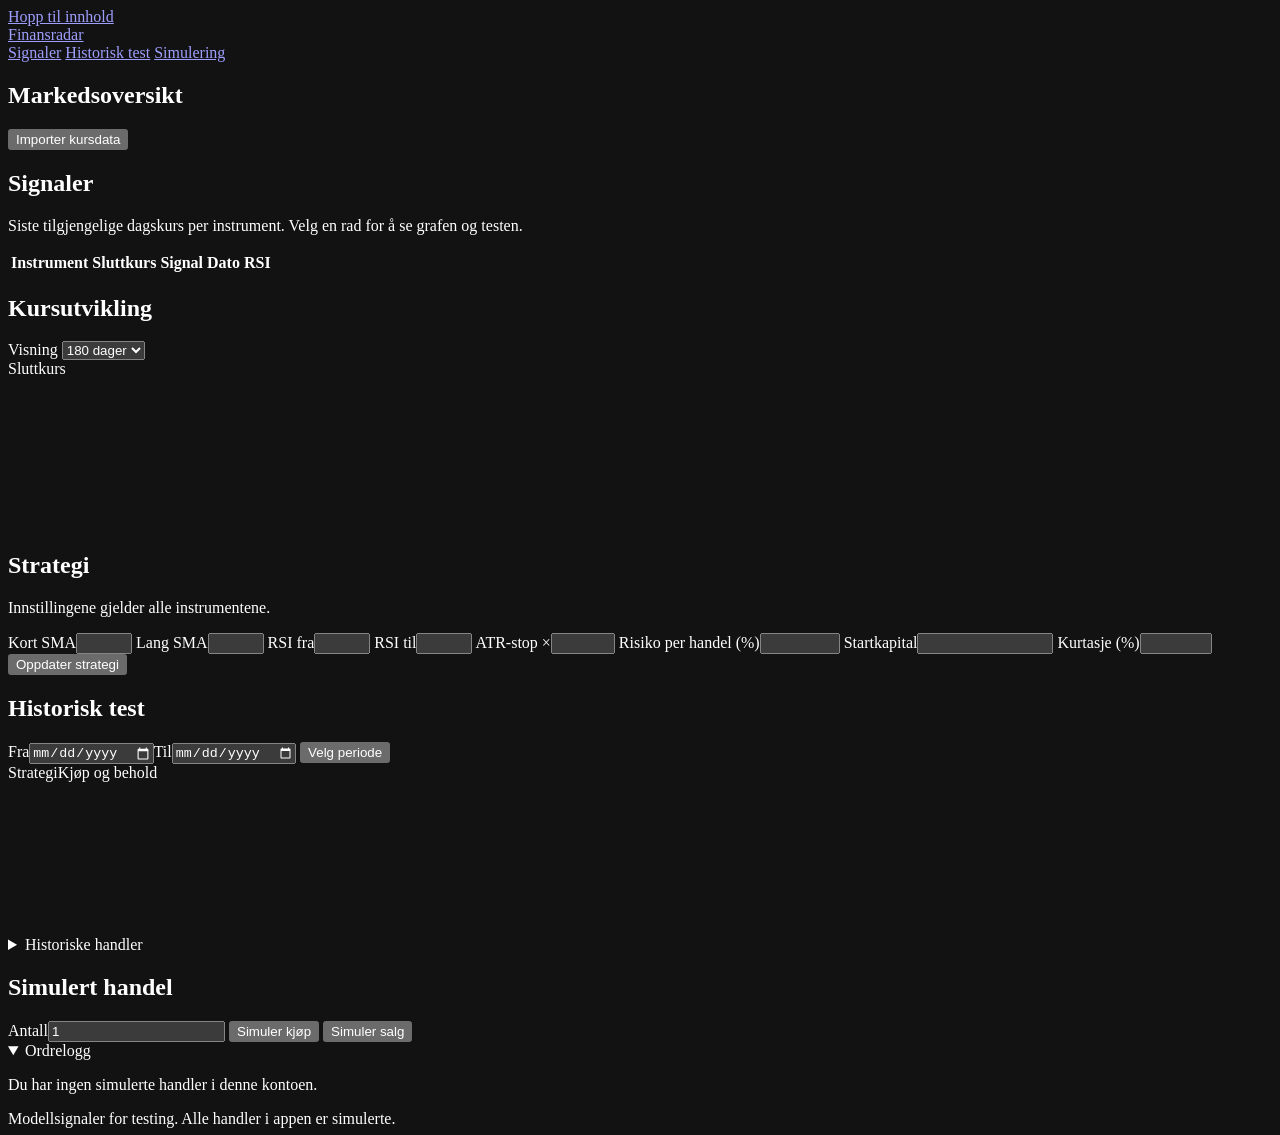
<file: src/index.html>
<!doctype html>
<html lang="nb">
<head>
  <meta charset="utf-8">
  <meta name="viewport" content="width=device-width, initial-scale=1">
  <meta name="color-scheme" content="dark">
  <title>Finansradar</title>
  <style>@@CSS@@</style>
</head>
<body>
  <a class="skip" href="#main">Hopp til innhold</a>
  <header class="topbar">
    <div class="shell topbar-content">
      <a class="brand" href="#" aria-label="Finansradar, forsiden"><span class="brand-mark" aria-hidden="true"></span> Finansradar</a>
      <nav aria-label="Hovedmeny">
        <a href="#signaler">Signaler</a>
        <a href="#historisk-test">Historisk test</a>
        <a href="#simulering">Simulering</a>
      </nav>
    </div>
  </header>

  <main id="main" class="shell">
    <section class="heading" aria-labelledby="title">
      <div><h1 id="title">Markedsoversikt</h1><p id="source-label"></p></div>
      <div class="data-actions">
        <button type="button" id="demo" class="secondary" hidden>Vis eksempeldata</button>
        <button type="button" id="import" class="secondary">Importer kursdata</button>
        <input type="file" id="data-file" accept=".csv,.json" hidden>
      </div>
    </section>
    <p id="data-status" class="notice" role="status" hidden></p>

    <section class="card signals" id="signaler" aria-labelledby="signal-title">
      <div class="section-head">
        <div><h2 id="signal-title">Signaler</h2><p>Siste tilgjengelige dagskurs per instrument. Velg en rad for å se grafen og testen.</p></div>
        <div id="signal-count" class="tag"></div>
      </div>
      <div class="scroll">
        <table>
          <thead><tr><th scope="col">Instrument</th><th scope="col">Sluttkurs</th><th scope="col">Signal</th><th scope="col">Dato</th><th scope="col">RSI</th></tr></thead>
          <tbody id="market-rows"></tbody>
        </table>
      </div>
    </section>

    <div class="analysis-grid">
      <section class="card chart-panel" aria-labelledby="price-title">
        <div class="section-head">
          <div><h2 id="price-title">Kursutvikling</h2><p id="price-subtitle"></p></div>
          <label class="compact">Visning
            <select id="chart-window"><option value="90">90 dager</option><option value="180" selected>180 dager</option><option value="365">1 år</option><option value="0">Alt</option></select>
          </label>
        </div>
        <div class="legend"><span><i class="price"></i>Sluttkurs</span><span><i class="fast"></i><span id="fast-key"></span></span><span><i class="slow"></i><span id="slow-key"></span></span></div>
        <div class="chart"><canvas id="price-chart" role="img" aria-label="Dagskurser og glidende gjennomsnitt"></canvas></div>
        <p class="chart-note" id="signal-detail"></p>
      </section>
      <section class="card settings" aria-labelledby="settings-title">
        <div class="section-head"><div><h2 id="settings-title">Strategi</h2><p>Innstillingene gjelder alle instrumentene.</p></div></div>
        <form id="strategy-form">
          <div class="field-grid">
            <label>Kort SMA<input name="fast" type="number" min="2" max="499" required></label>
            <label>Lang SMA<input name="slow" type="number" min="3" max="500" required></label>
            <label>RSI fra<input name="rsiMin" type="number" min="0" max="100" required></label>
            <label>RSI til<input name="rsiMax" type="number" min="0" max="100" required></label>
            <label>ATR-stop ×<input name="atrMultiplier" type="number" min="0.1" max="20" step="0.1" required></label>
            <label>Risiko per handel (%)<input name="riskPercent" type="number" min="0.01" max="100" step="0.01" required></label>
            <label>Startkapital<input name="capital" type="number" min="1" max="1000000000" step="0.01" required></label>
            <label>Kurtasje (%)<input name="feePercent" type="number" min="0" max="10" step="0.01" required></label>
          </div>
          <p id="strategy-status" class="notice" role="status" hidden></p>
          <button type="submit" class="primary">Oppdater strategi</button>
        </form>
      </section>
    </div>

    <section class="card" id="historisk-test" aria-labelledby="test-title">
      <div class="section-head">
        <div><h2 id="test-title">Historisk test</h2><p id="test-subtitle"></p></div>
        <form id="dates-form" class="date-form">
          <label>Fra<input type="date" name="start"></label><label>Til<input type="date" name="end"></label>
          <button type="submit" class="secondary">Velg periode</button>
        </form>
      </div>
      <p id="dates-status" class="notice" role="status" hidden></p>
      <p id="test-empty" class="notice" hidden>For få kursdager til å teste strategien i perioden. Velg en lengre periode eller kortere glidende gjennomsnitt.</p>
      <div id="test-results">
        <div id="results-metrics" class="metrics"></div>
        <div class="legend"><span><i class="price"></i>Strategi</span><span><i class="slow"></i>Kjøp og behold</span></div>
        <div class="chart chart-small"><canvas id="equity-chart" role="img" aria-label="Historisk kontoverdi for strategien og kjøp og behold"></canvas></div>
        <p id="open-position" class="chart-note" hidden></p>
        <details class="trade-details">
          <summary>Historiske handler</summary>
          <p id="backtest-empty" class="chart-note" hidden>Ingen avsluttede handler i perioden.</p>
          <div class="scroll" id="backtest-table"><table><thead><tr>
            <th scope="col">Kjøpt</th><th scope="col">Solgt</th><th scope="col">Kjøpskurs</th><th scope="col">Salgskurs</th><th scope="col">Årsak</th><th scope="col">Resultat</th>
          </tr></thead><tbody id="backtest-rows"></tbody></table></div>
        </details>
      </div>
    </section>

    <section class="card" id="simulering" aria-labelledby="paper-title">
      <div class="section-head">
        <div><h2 id="paper-title">Simulert handel</h2><p id="paper-description"></p></div>
        <span id="paper-currency" class="tag"></span>
      </div>
      <div id="paper-metrics" class="metrics paper-metrics"></div>
      <form id="paper-form" class="paper-form">
        <label>Antall<input name="quantity" type="number" min="0.000001" max="1000000000" step="any" value="1" required></label>
        <button type="submit" class="primary" name="side" value="buy">Simuler kjøp</button>
        <button type="submit" class="secondary" name="side" value="sell">Simuler salg</button>
      </form>
      <p id="paper-status" class="notice" role="status" hidden></p>
      <details id="paper-details" class="trade-details" open>
        <summary>Ordrelogg</summary>
        <p id="paper-empty" class="chart-note">Du har ingen simulerte handler i denne kontoen.</p>
        <div class="scroll" id="paper-table" hidden><table><thead><tr>
          <th scope="col">Kursdato</th><th scope="col">Instrument</th><th scope="col">Handel</th><th scope="col">Antall</th><th scope="col">Kurs</th><th scope="col">Kurtasje</th>
        </tr></thead><tbody id="paper-rows"></tbody></table></div>
        <button type="button" id="paper-reset" class="text-button" hidden>Nullstill kontoen</button>
      </details>
    </section>
    <footer>Modellsignaler for testing. Alle handler i appen er simulerte.</footer>
  </main>
  <script id="market-data" type="application/json">@@MARKET@@</script>
  <script id="demo-data" type="application/json">@@DEMO@@</script>
  <script>@@STRATEGY@@</script>
  <script>@@APP@@</script>
</body>
</html>
</file>
